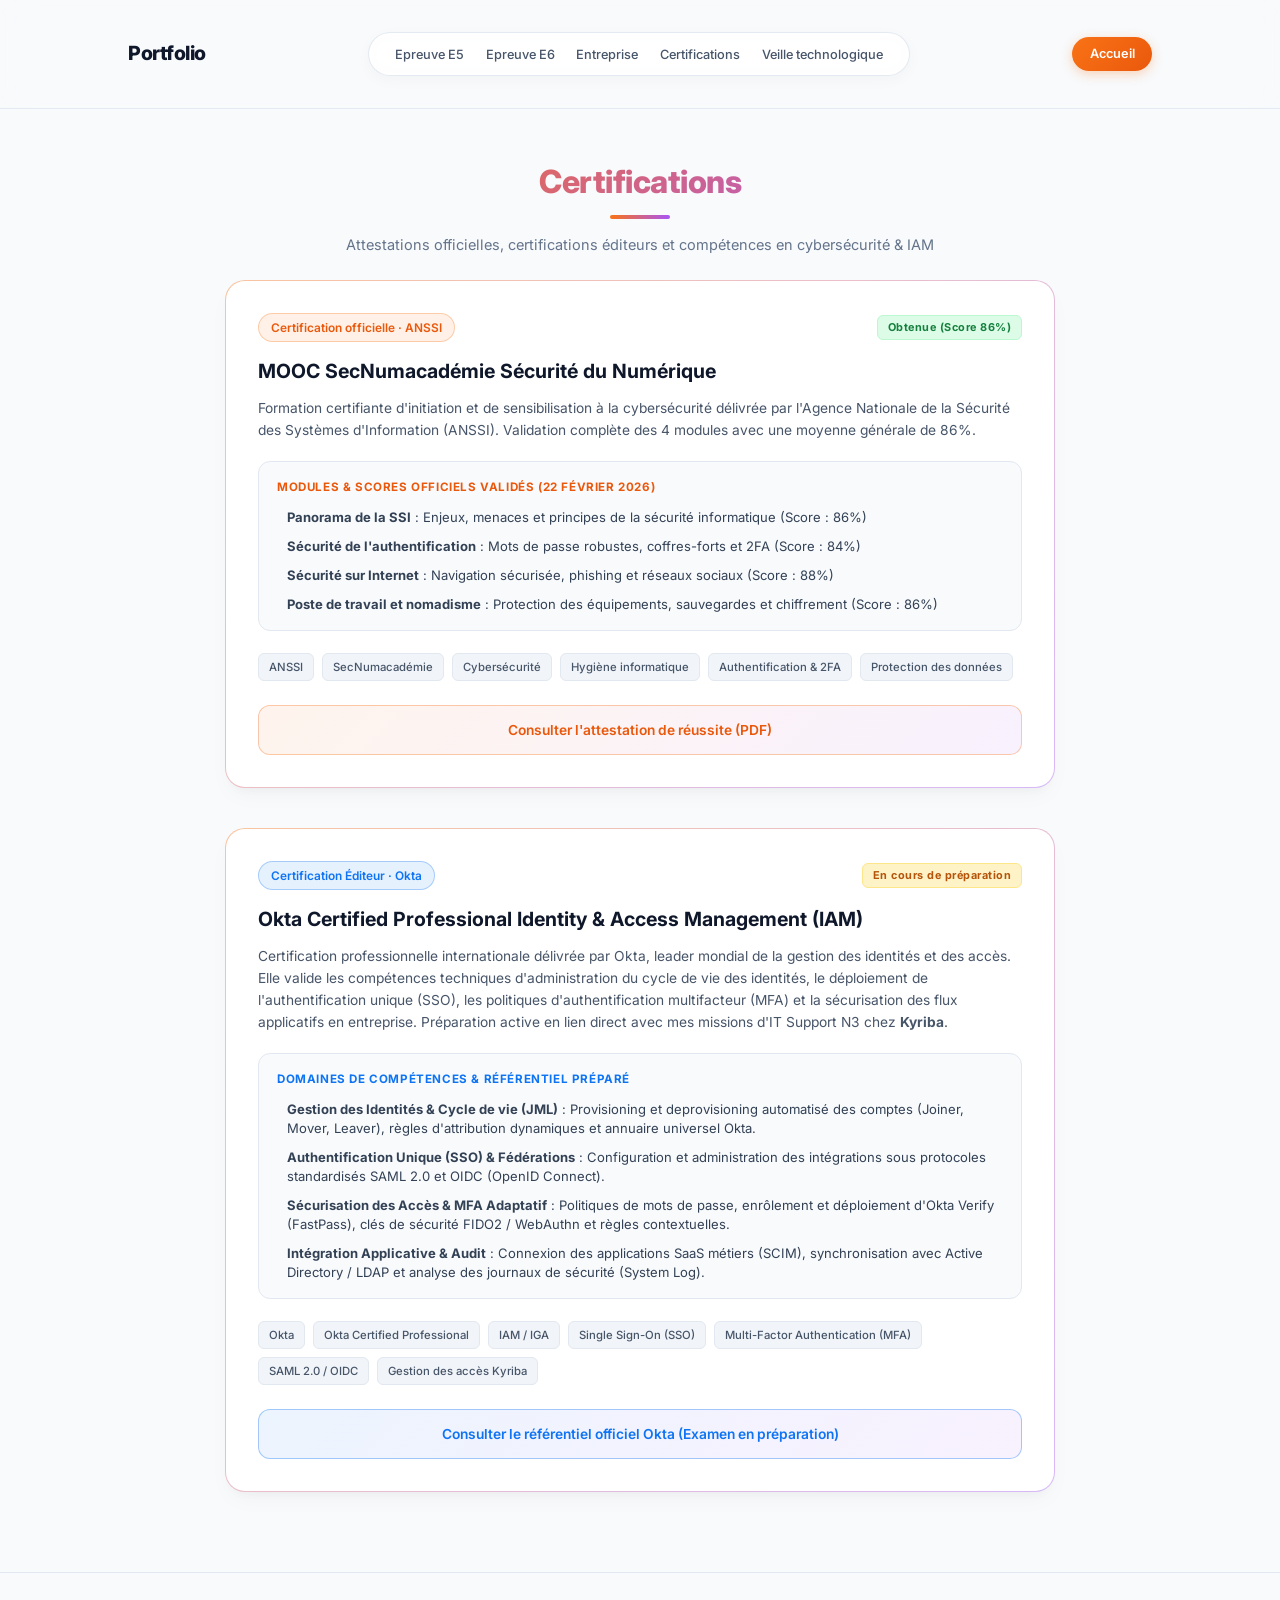
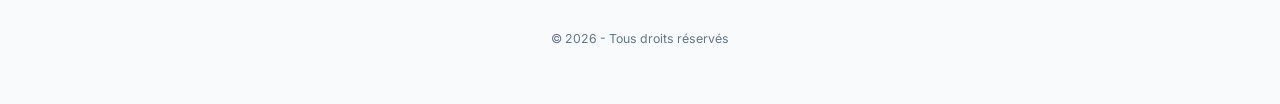
<file: certifications.html>
﻿<!DOCTYPE html>
<html lang="fr">

<head>
 <meta charset="UTF-8">
 <meta name="viewport" content="width=device-width, initial-scale=1.0">
 <title>Certifications - Portfolio</title>
 <link rel="stylesheet" href="css/style.css?v=light-2026">
 <style>
 html, body {
 background-color: #f8fafc !important;
 background: #f8fafc !important;
 color: #0f172a !important;
 }

 .cert-container {
 max-width: 860px;
 margin: 0 auto;
 padding: 0 15px;
 }

 /* Project UI Card */
 .project-ui-card {
 background: linear-gradient(#ffffff, #ffffff) padding-box,
 linear-gradient(135deg, rgba(249, 115, 22, 0.4), rgba(168, 85, 247, 0.4)) border-box;
 border: 1px solid transparent;
 border-radius: 20px;
 padding: 32px;
 display: flex;
 flex-direction: column;
 justify-content: space-between;
 text-align: left;
 position: relative;
 transition: all 0.35s cubic-bezier(0.16, 1, 0.3, 1);
 box-shadow: 0 10px 25px -5px rgba(0, 0, 0, 0.04), 0 8px 10px -6px rgba(0, 0, 0, 0.03);
 margin: 0 auto 40px;
 }

 .project-ui-card:hover {
 transform: translateY(-6px);
 box-shadow: 0 20px 35px -5px rgba(249, 115, 22, 0.15), 0 10px 20px -5px rgba(168, 85, 247, 0.15);
 background: linear-gradient(#ffffff, #ffffff) padding-box,
 linear-gradient(135deg, #f97316, #a855f7) border-box;
 }

 .project-badge-row {
 display: flex;
 justify-content: space-between;
 align-items: center;
 margin-bottom: 16px;
 gap: 10px;
 }

 .badge-cadre {
 display: inline-flex;
 align-items: center;
 gap: 6px;
 font-size: 0.82rem;
 font-weight: 600;
 padding: 4px 12px;
 border-radius: 20px;
 }

 .badge-cadre.anssi {
 background: rgba(249, 115, 22, 0.1);
 color: #ea580c;
 border: 1px solid rgba(249, 115, 22, 0.3);
 }

 .badge-cadre.okta {
 background: rgba(14, 116, 244, 0.1);
 color: #0e74f4;
 border: 1px solid rgba(14, 116, 244, 0.3);
 }

 .badge-status-progress {
 background: #fef3c7;
 color: #b45309;
 border: 1px solid #fde68a;
 font-size: 0.75rem;
 font-weight: 700;
 padding: 3px 10px;
 border-radius: 6px;
 letter-spacing: 0.5px;
 display: inline-flex;
 align-items: center;
 gap: 5px;
 }

 .badge-status-validated {
 background: #dcfce7;
 color: #15803d;
 border: 1px solid #bbf7d0;
 font-size: 0.75rem;
 font-weight: 700;
 padding: 3px 10px;
 border-radius: 6px;
 letter-spacing: 0.5px;
 display: inline-flex;
 align-items: center;
 gap: 5px;
 }

 .btn-view-fiche.btn-okta {
 color: #0e74f4;
 border-color: rgba(14, 116, 244, 0.35);
 background: linear-gradient(135deg, rgba(14, 116, 244, 0.08), rgba(168, 85, 247, 0.08));
 }

 .btn-view-fiche.btn-okta:hover {
 background: linear-gradient(135deg, #0e74f4, #a855f7);
 border-color: transparent;
 color: #fff;
 box-shadow: 0 6px 20px rgba(14, 116, 244, 0.28);
 }

 .badge-option {
 background: #f1f5f9;
 color: #475569;
 border: 1px solid #cbd5e1;
 font-size: 0.75rem;
 font-weight: 700;
 padding: 3px 10px;
 border-radius: 6px;
 letter-spacing: 0.5px;
 }

 .project-title {
 font-size: 1.35rem;
 color: #0f172a;
 margin: 0 0 12px 0;
 font-weight: 700;
 display: flex;
 align-items: center;
 gap: 10px;
 line-height: 1.35;
 }

 .project-summary {
 color: #475569;
 font-size: 0.95rem;
 line-height: 1.6;
 margin: 0 0 20px 0;
 }

 /* Compétences Section inside card */
 .project-competencies {
 background: #f8fafc;
 border: 1px solid #e2e8f0;
 border-radius: 12px;
 padding: 16px 18px;
 margin-bottom: 22px;
 }

 .project-competencies-label {
 font-size: 0.8rem;
 text-transform: uppercase;
 letter-spacing: 0.6px;
 color: #ea580c;
 font-weight: 700;
 margin-bottom: 12px;
 display: flex;
 align-items: center;
 gap: 6px;
 }

 .competency-list {
 list-style: none;
 padding: 0;
 margin: 0;
 display: flex;
 flex-direction: column;
 gap: 10px;
 }

 .competency-list li {
 color: #334155;
 font-size: 0.9rem;
 display: flex;
 align-items: flex-start;
 gap: 10px;
 line-height: 1.45;
 }

 .competency-list li .check-icon {
 color: #059669;
 font-weight: 800;
 font-size: 0.95rem;
 flex-shrink: 0;
 margin-top: 1px;
 }

 /* Tech Tags */
 .project-tags {
 display: flex;
 flex-wrap: wrap;
 gap: 8px;
 margin-bottom: 24px;
 }

 .project-tag {
 background: #f1f5f9;
 border: 1px solid #e2e8f0;
 color: #475569;
 font-size: 0.78rem;
 font-weight: 500;
 padding: 4px 10px;
 border-radius: 6px;
 transition: all 0.2s ease;
 }

 .project-ui-card:hover .project-tag {
 border-color: rgba(168, 85, 247, 0.35);
 color: #1e293b;
 }

 /* Action button */
 .project-card-cta {
 margin-top: auto;
 }

 .btn-view-fiche {
 display: inline-flex;
 align-items: center;
 justify-content: center;
 gap: 10px;
 width: 100%;
 padding: 13px 20px;
 background: linear-gradient(135deg, rgba(249, 115, 22, 0.08), rgba(168, 85, 247, 0.08));
 border: 1px solid rgba(249, 115, 22, 0.35);
 color: #ea580c;
 font-weight: 600;
 font-size: 0.95rem;
 border-radius: 12px;
 text-decoration: none;
 transition: all 0.3s ease;
 }

 .btn-view-fiche:hover {
 background: linear-gradient(135deg, #f97316, #a855f7);
 border-color: transparent;
 color: #fff;
 transform: translateY(-2px);
 box-shadow: 0 6px 20px rgba(249, 115, 22, 0.28);
 }

 @media (max-width: 768px) {
 .project-ui-card {
 padding: 22px 18px;
 }
 }
 </style>
</head>

<body>

 <header>
 <nav>
 <div class="logo"><a href="index.html" style="color: inherit; text-decoration: none;">Portfolio</a></div>
 <ul class="menu">
 <li><a href="epreuve-e5.html">Epreuve E5</a></li>
 <li><a href="epreuve-e6.html">Epreuve E6</a></li>
            <li><a href="entreprise.html">Entreprise</a></li>
 <li><a href="certifications.html">Certifications</a></li>
 <li><a href="veille-technologique.html">Veille technologique</a></li>
 </ul>
        <a href="index.html" class="btn-nav-accueil">Accueil</a>
        </nav>
 </header>

 <main>
 <section class="skills-section">
 <div class="cert-container">
 <h2 class="section-title">Certifications</h2>
 <div class="underline-gradient"></div>
 <p class="section-subtitle">Attestations officielles, certifications éditeurs et compétences en cybersécurité &amp; IAM</p>

 <!-- CARD UNIQUE DU MOOC SECNUMACADEMIE (VALIDÉE) -->
 <div class="project-ui-card">
 <div>
 <div class="project-badge-row">
 <span class="badge-cadre anssi">Certification officielle · ANSSI</span>
 <span class="badge-status-validated"> Obtenue (Score 86%)</span>
 </div>
 <h3 class="project-title">
 MOOC SecNumacadémie Sécurité du Numérique
 </h3>
 <p class="project-summary">
 Formation certifiante d'initiation et de sensibilisation à la cybersécurité délivrée par l'Agence Nationale de la Sécurité des Systèmes d'Information (ANSSI). Validation complète des 4 modules avec une moyenne générale de 86%.
 </p>

 <div class="project-competencies">
 <div class="project-competencies-label">
 Modules &amp; Scores officiels validés (22 Février 2026)
 </div>
 <ul class="competency-list">
 <li>
 <span class="check-icon"></span>
 <span><strong>Panorama de la SSI</strong> : Enjeux, menaces et principes de la sécurité informatique (Score : 86%)</span>
 </li>
 <li>
 <span class="check-icon"></span>
 <span><strong>Sécurité de l'authentification</strong> : Mots de passe robustes, coffres-forts et 2FA (Score : 84%)</span>
 </li>
 <li>
 <span class="check-icon"></span>
 <span><strong>Sécurité sur Internet</strong> : Navigation sécurisée, phishing et réseaux sociaux (Score : 88%)</span>
 </li>
 <li>
 <span class="check-icon"></span>
 <span><strong>Poste de travail et nomadisme</strong> : Protection des équipements, sauvegardes et chiffrement (Score : 86%)</span>
 </li>
 </ul>
 </div>

 <div class="project-tags">
 <span class="project-tag">ANSSI</span>
 <span class="project-tag">SecNumacadémie</span>
 <span class="project-tag">Cybersécurité</span>
 <span class="project-tag">Hygiène informatique</span>
 <span class="project-tag">Authentification &amp; 2FA</span>
 <span class="project-tag">Protection des données</span>
 </div>
 </div>

 <div class="project-card-cta">
 <a href="documentation/MOOC Secnum.pdf" target="_blank" class="btn-view-fiche">
 Consulter l'attestation de réussite (PDF) 
 </a>
 </div>
 </div>

 <!-- CARD OKTA CERTIFIED PROFESSIONAL (EN COURS) -->
 <div class="project-ui-card">
 <div>
 <div class="project-badge-row">
 <span class="badge-cadre okta">Certification Éditeur · Okta</span>
 <span class="badge-status-progress"> En cours de préparation</span>
 </div>
 <h3 class="project-title">
 Okta Certified Professional Identity &amp; Access Management (IAM)
 </h3>
 <p class="project-summary">
 Certification professionnelle internationale délivrée par Okta, leader mondial de la gestion des identités et des accès. Elle valide les compétences techniques d'administration du cycle de vie des identités, le déploiement de l'authentification unique (SSO), les politiques d'authentification multifacteur (MFA) et la sécurisation des flux applicatifs en entreprise. Préparation active en lien direct avec mes missions d'IT Support N3 chez <strong>Kyriba</strong>.
 </p>

 <div class="project-competencies">
 <div class="project-competencies-label" style="color: #0e74f4;">
 Domaines de compétences &amp; Référentiel préparé
 </div>
 <ul class="competency-list">
 <li>
 <span class="check-icon" style="color: #0e74f4;"></span>
 <span><strong>Gestion des Identités &amp; Cycle de vie (JML)</strong> : Provisioning et deprovisioning automatisé des comptes (Joiner, Mover, Leaver), règles d'attribution dynamiques et annuaire universel Okta.</span>
 </li>
 <li>
 <span class="check-icon" style="color: #0e74f4;"></span>
 <span><strong>Authentification Unique (SSO) &amp; Fédérations</strong> : Configuration et administration des intégrations sous protocoles standardisés SAML 2.0 et OIDC (OpenID Connect).</span>
 </li>
 <li>
 <span class="check-icon" style="color: #0e74f4;"></span>
 <span><strong>Sécurisation des Accès &amp; MFA Adaptatif</strong> : Politiques de mots de passe, enrôlement et déploiement d'Okta Verify (FastPass), clés de sécurité FIDO2 / WebAuthn et règles contextuelles.</span>
 </li>
 <li>
 <span class="check-icon" style="color: #0e74f4;"></span>
 <span><strong>Intégration Applicative &amp; Audit</strong> : Connexion des applications SaaS métiers (SCIM), synchronisation avec Active Directory / LDAP et analyse des journaux de sécurité (System Log).</span>
 </li>
 </ul>
 </div>

 <div class="project-tags">
 <span class="project-tag">Okta</span>
 <span class="project-tag">Okta Certified Professional</span>
 <span class="project-tag">IAM / IGA</span>
 <span class="project-tag">Single Sign-On (SSO)</span>
 <span class="project-tag">Multi-Factor Authentication (MFA)</span>
 <span class="project-tag">SAML 2.0 / OIDC</span>
 <span class="project-tag">Gestion des accès Kyriba</span>
 </div>
 </div>

 <div class="project-card-cta">
 <a href="https://www.okta.com/services/certification/" target="_blank" rel="noopener" class="btn-view-fiche btn-okta">
 Consulter le référentiel officiel Okta (Examen en préparation) 
 </a>
 </div>
 </div>

 </div>
 </section>
 </main>

 <footer>
 <p>&copy; 2026 - Tous droits réservés</p>
 </footer>

</body>

</html>
</file>
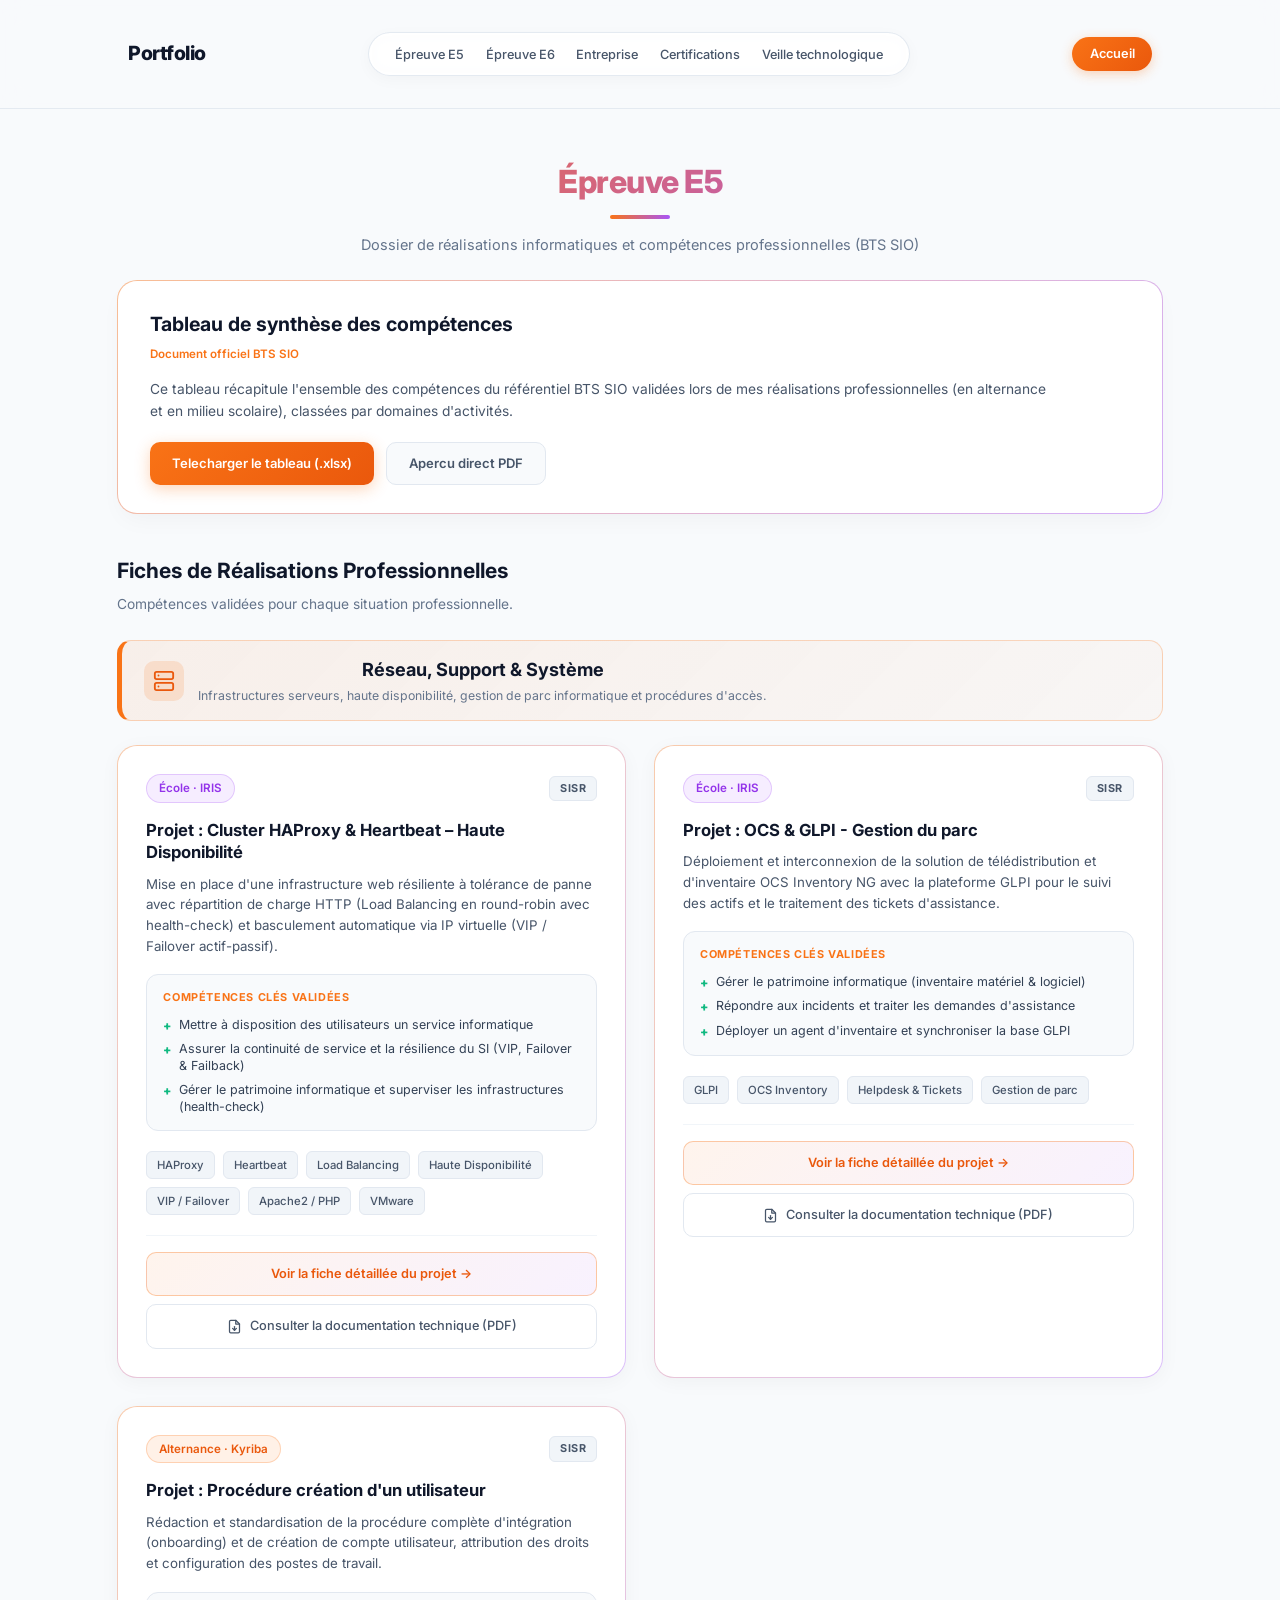
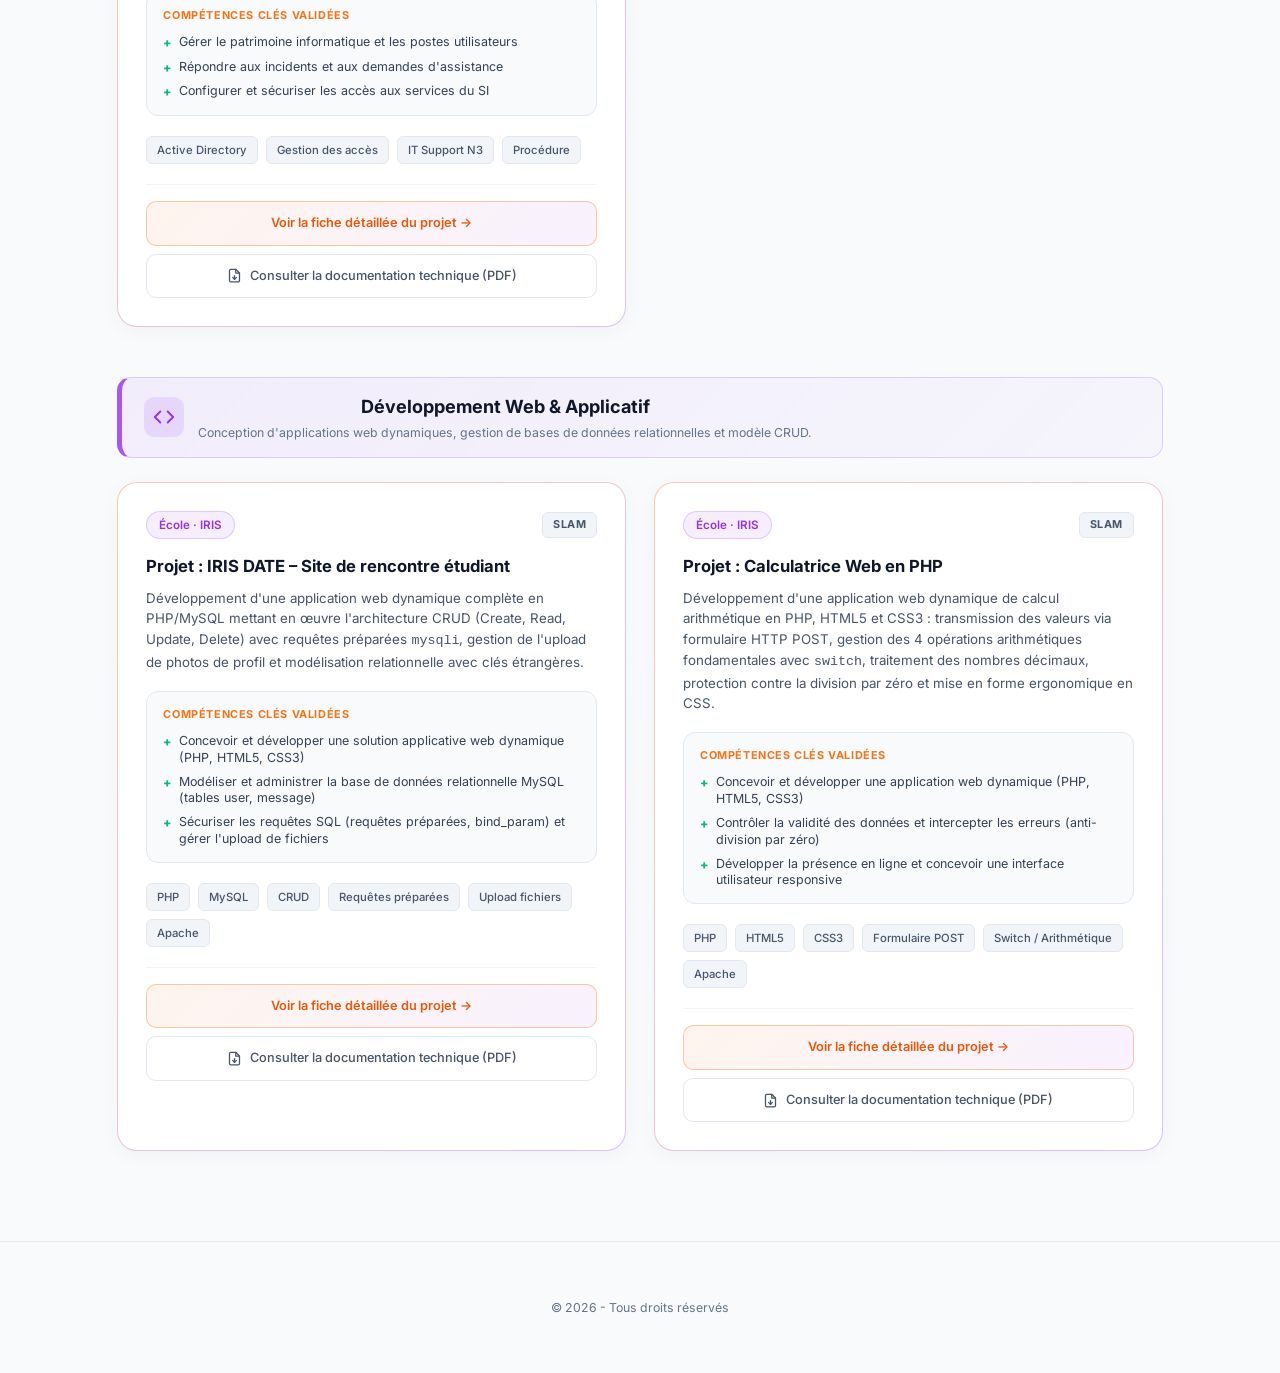
<file: epreuve-e5.html>
<!DOCTYPE html>
<html lang="fr">

<head>
  <meta charset="UTF-8">
  <meta name="viewport" content="width=device-width, initial-scale=1.0">
  <title>Epreuve E5 - Portfolio</title>
  <link rel="stylesheet" href="css/style.css">
  <style>
    .e5-container {
      max-width: 1200px;
      margin: 0 auto;
      padding: 0 15px;
    }

    /* Synthese Banner */
    .synthesis-card {
      background: linear-gradient(#ffffff, #ffffff) padding-box,
        linear-gradient(135deg, rgba(249, 115, 22, 0.45), rgba(168, 85, 247, 0.45)) border-box;
      border: 1px solid transparent;
      border-radius: 20px;
      padding: 28px 32px;
      margin-bottom: 40px;
      position: relative;
      box-shadow: 0 10px 25px -5px rgba(0, 0, 0, 0.04);
      text-align: left;
    }

    .synthesis-card:hover {
      box-shadow: 0 18px 35px -5px rgba(249, 115, 22, 0.1), 0 8px 20px -5px rgba(168, 85, 247, 0.1);
      background: linear-gradient(#ffffff, #ffffff) padding-box,
        linear-gradient(135deg, #f97316, #a855f7) border-box;
    }

    .synthesis-header {
      display: flex;
      align-items: center;
      justify-content: space-between;
      flex-wrap: wrap;
      gap: 16px;
      margin-bottom: 14px;
    }

    .synthesis-title-box {
      display: flex;
      align-items: center;
      gap: 14px;
    }

    .synthesis-title-box h3 {
      margin: 0;
      font-size: 1.35rem;
      color: #0f172a;
      font-weight: 700;
    }

    .synthesis-desc {
      color: #475569;
      font-size: 0.95rem;
      line-height: 1.6;
      margin: 0 0 20px 0;
      max-width: 900px;
    }

    .synthesis-actions {
      display: flex;
      flex-wrap: wrap;
      gap: 12px;
    }

    .btn-synthesis-primary {
      display: inline-flex;
      align-items: center;
      gap: 10px;
      padding: 10px 22px;
      background: linear-gradient(135deg, #f97316, #ea580c);
      color: #fff;
      font-weight: 600;
      font-size: 0.9rem;
      border-radius: 10px;
      text-decoration: none;
      transition: all 0.3s ease;
      box-shadow: 0 4px 15px rgba(249, 115, 22, 0.3);
    }

    .btn-synthesis-primary:hover {
      transform: translateY(-2px);
      box-shadow: 0 8px 22px rgba(249, 115, 22, 0.45);
      color: #fff;
    }

    .btn-synthesis-secondary {
      display: inline-flex;
      align-items: center;
      gap: 10px;
      padding: 10px 22px;
      background: #f8fafc;
      border: 1px solid #e2e8f0;
      color: #475569;
      font-weight: 600;
      font-size: 0.9rem;
      border-radius: 10px;
      text-decoration: none;
      transition: all 0.3s ease;
    }

    .btn-synthesis-secondary:hover {
      background: rgba(168, 85, 247, 0.08);
      border-color: rgba(168, 85, 247, 0.4);
      color: #9333ea;
      transform: translateY(-2px);
    }

    /* Projects Section */
    .projects-heading {
      text-align: left;
      margin-bottom: 25px;
    }

    .projects-heading h3 {
      font-size: 1.45rem;
      color: #0f172a;
      margin: 0 0 6px 0;
    }

    .projects-heading p {
      color: #64748b;
      margin: 0;
      font-size: 0.95rem;
    }

    /* Project Cards Grid */
    .project-cards-grid {
      display: grid;
      grid-template-columns: repeat(auto-fit, minmax(360px, 1fr));
      gap: 28px;
      margin-bottom: 40px;
    }

    .project-ui-card {
      background: linear-gradient(#ffffff, #ffffff) padding-box,
        linear-gradient(135deg, rgba(249, 115, 22, 0.35), rgba(168, 85, 247, 0.35)) border-box;
      border: 1px solid transparent;
      border-radius: 20px;
      padding: 28px;
      display: flex;
      flex-direction: column;
      text-align: left;
      position: relative;
      transition: all 0.35s cubic-bezier(0.16, 1, 0.3, 1);
      box-shadow: 0 4px 20px rgba(0, 0, 0, 0.04);
    }

    .project-ui-card:hover {
      transform: translateY(-6px);
      box-shadow: 0 18px 35px rgba(249, 115, 22, 0.1), 0 0 25px rgba(168, 85, 247, 0.08);
      background: linear-gradient(#ffffff, #ffffff) padding-box,
        linear-gradient(135deg, #f97316, #a855f7) border-box;
    }

    .project-badge-row {
      display: flex;
      justify-content: space-between;
      align-items: center;
      margin-bottom: 16px;
      gap: 10px;
    }

    .badge-cadre {
      display: inline-flex;
      align-items: center;
      gap: 6px;
      font-size: 0.8rem;
      font-weight: 600;
      padding: 4px 12px;
      border-radius: 20px;
    }

    .badge-cadre.enterprise {
      background: rgba(249, 115, 22, 0.1);
      color: #ea580c;
      border: 1px solid rgba(249, 115, 22, 0.25);
    }

    .badge-cadre.school {
      background: rgba(168, 85, 247, 0.1);
      color: #9333ea;
      border: 1px solid rgba(168, 85, 247, 0.25);
    }

    .badge-option {
      background: #f1f5f9;
      color: #475569;
      border: 1px solid #e2e8f0;
      font-size: 0.75rem;
      font-weight: 700;
      padding: 3px 10px;
      border-radius: 6px;
      letter-spacing: 0.5px;
    }

    .project-title {
      font-size: 1.15rem;
      color: #0f172a;
      margin: 0 0 10px 0;
      font-weight: 700;
      line-height: 1.35;
    }

    .project-summary {
      color: #475569;
      font-size: 0.92rem;
      line-height: 1.55;
      margin: 0 0 18px 0;
    }

    /* Competences */
    .project-competencies {
      background: #f8fafc;
      border: 1px solid #e2e8f0;
      border-radius: 12px;
      padding: 14px 16px;
      margin-bottom: 20px;
    }

    .project-competencies-label {
      font-size: 0.75rem;
      text-transform: uppercase;
      letter-spacing: 0.6px;
      color: #f97316;
      font-weight: 700;
      margin-bottom: 10px;
    }

    .competency-list {
      list-style: none;
      padding: 0;
      margin: 0;
      display: flex;
      flex-direction: column;
      gap: 7px;
    }

    .competency-list li {
      color: #334155;
      font-size: 0.86rem;
      display: flex;
      align-items: flex-start;
      gap: 8px;
      line-height: 1.35;
    }

    .competency-list li .check-icon {
      color: #10b981;
      font-weight: 800;
      font-size: 0.85rem;
      flex-shrink: 0;
      margin-top: 1px;
    }

    /* Tags */
    .project-tags {
      display: flex;
      flex-wrap: wrap;
      gap: 8px;
      margin-bottom: 0;
    }

    .project-tag {
      background: #f1f5f9;
      border: 1px solid #e2e8f0;
      color: #475569;
      font-size: 0.78rem;
      font-weight: 500;
      padding: 4px 10px;
      border-radius: 6px;
      transition: all 0.2s ease;
    }

    .project-ui-card:hover .project-tag {
      border-color: rgba(168, 85, 247, 0.3);
      color: #7c3aed;
    }

    /* CTA Bouton documentation */
    .project-card-cta {
      margin-top: 20px;
      padding-top: 16px;
      border-top: 1px solid #f1f5f9;
    }

    .btn-doc-download {
      display: inline-flex;
      align-items: center;
      justify-content: center;
      gap: 8px;
      width: 100%;
      padding: 11px 18px;
      background: linear-gradient(135deg, rgba(249, 115, 22, 0.08), rgba(168, 85, 247, 0.08));
      border: 1px solid rgba(249, 115, 22, 0.35);
      color: #ea580c;
      font-weight: 600;
      font-size: 0.88rem;
      border-radius: 10px;
      text-decoration: none;
      transition: all 0.3s ease;
    }

    .btn-doc-download:hover {
      background: linear-gradient(135deg, #f97316, #a855f7);
      border-color: transparent;
      color: #ffffff;
      transform: translateY(-2px);
      box-shadow: 0 6px 20px rgba(249, 115, 22, 0.3);
    }

    /* Section Category Header */
    .e5-category-section {
      margin-bottom: 50px;
    }

    .category-header-banner {
      display: flex;
      align-items: center;
      gap: 14px;
      padding: 14px 22px;
      border-radius: 14px;
      margin-bottom: 24px;
    }

    .category-header-banner.sys-reseau {
      background: linear-gradient(135deg, rgba(249, 115, 22, 0.08), rgba(249, 115, 22, 0.03));
      border: 1px solid rgba(249, 115, 22, 0.25);
      border-left: 5px solid #f97316;
    }

    .category-header-banner.dev-app {
      background: linear-gradient(135deg, rgba(168, 85, 247, 0.08), rgba(168, 85, 247, 0.03));
      border: 1px solid rgba(168, 85, 247, 0.25);
      border-left: 5px solid #a855f7;
    }

    .category-icon {
      width: 40px;
      height: 40px;
      border-radius: 10px;
      display: flex;
      align-items: center;
      justify-content: center;
      flex-shrink: 0;
    }

    .category-header-banner.sys-reseau .category-icon {
      background: rgba(249, 115, 22, 0.15);
      color: #ea580c;
    }

    .category-header-banner.dev-app .category-icon {
      background: rgba(168, 85, 247, 0.15);
      color: #9333ea;
    }

    .category-title-box h3 {
      margin: 0;
      font-size: 1.25rem;
      font-weight: 700;
      color: #0f172a;
    }

    .category-title-box p {
      margin: 2px 0 0;
      font-size: 0.85rem;
      color: #64748b;
    }

    .btn-doc-download.secondary {
      background: #ffffff;
      border: 1px solid #e2e8f0;
      color: #475569;
      font-weight: 500;
    }

    .btn-doc-download.secondary:hover {
      background: #f8fafc;
      border-color: #cbd5e1;
      color: #0f172a;
      transform: translateY(-2px);
      box-shadow: 0 4px 12px rgba(0, 0, 0, 0.05);
    }

    @media (max-width: 768px) {
      .project-cards-grid {
        grid-template-columns: 1fr;
      }
      .synthesis-header {
        flex-direction: column;
        align-items: flex-start;
      }
    }
  </style>
</head>

<body>

  <header>
    <nav>
      <div class="logo"><a href="index.html" style="color: inherit; text-decoration: none;">Portfolio</a></div>
      <ul class="menu">
        <li><a href="epreuve-e5.html">Épreuve E5</a></li>
        <li><a href="epreuve-e6.html">Épreuve E6</a></li>
        <li><a href="entreprise.html">Entreprise</a></li>
        <li><a href="certifications.html">Certifications</a></li>
        <li><a href="veille-technologique.html">Veille technologique</a></li>
      </ul>
      <a href="index.html" class="btn-nav-accueil">Accueil</a>
    </nav>
  </header>

  <main>
    <section class="skills-section">
      <div class="e5-container">
        <h2 class="section-title">Épreuve E5</h2>
        <div class="underline-gradient"></div>
        <p class="section-subtitle">Dossier de réalisations informatiques et compétences professionnelles (BTS SIO)</p>

        <!-- CARTE TABLEAU DE SYNTHESE -->
        <div class="synthesis-card">
          <div class="synthesis-header">
            <div class="synthesis-title-box">
              <div>
                <h3>Tableau de synthèse des compétences</h3>
                <span style="font-size: 0.8rem; color: #f97316; font-weight: 600;">Document officiel BTS SIO</span>
              </div>
            </div>
          </div>
          <p class="synthesis-desc">
            Ce tableau récapitule l'ensemble des compétences du référentiel BTS SIO validées lors de mes
            réalisations professionnelles (en alternance et en milieu scolaire), classées par domaines d'activités.
          </p>
          <div class="synthesis-actions">
            <a href="documentation/Tableau%20de%20synth%C3%A8se%20E5.xlsx" target="_blank" class="btn-synthesis-primary">
              Telecharger le tableau (.xlsx)
            </a>
            <a href="documentation/Tableau%20de%20synth%C3%A8se.pdf" target="_blank" class="btn-synthesis-secondary">
              Apercu direct PDF
            </a>
          </div>
        </div>

        <!-- REALISATIONS PROFESSIONNELLES -->
        <div class="projects-heading">
          <h3>Fiches de Réalisations Professionnelles</h3>
          <p>Compétences validées pour chaque situation professionnelle.</p>
        </div>

        <!-- PARTIE 1 : RÉSEAU, SUPPORT & SYSTÈME -->
        <div class="e5-category-section">
          <div class="category-header-banner sys-reseau">
            <div class="category-icon">
              <svg width="22" height="22" viewBox="0 0 24 24" fill="none" stroke="currentColor" stroke-width="2" stroke-linecap="round" stroke-linejoin="round"><rect x="2" y="2" width="20" height="8" rx="2" ry="2"></rect><rect x="2" y="14" width="20" height="8" rx="2" ry="2"></rect><line x1="6" y1="6" x2="6.01" y2="6"></line><line x1="6" y1="18" x2="6.01" y2="18"></line></svg>
            </div>
            <div class="category-title-box">
              <h3>Réseau, Support &amp; Système</h3>
              <p>Infrastructures serveurs, haute disponibilité, gestion de parc informatique et procédures d'accès.</p>
            </div>
          </div>

          <div class="project-cards-grid">

            <!-- PROJET : HAPROXY & HEARTBEAT -->
            <div class="project-ui-card">
              <div class="project-badge-row">
                <span class="badge-cadre school">École · IRIS</span>
                <span class="badge-option">SISR</span>
              </div>
              <h4 class="project-title">Projet : Cluster HAProxy &amp; Heartbeat – Haute Disponibilité</h4>
              <p class="project-summary">
                Mise en place d'une infrastructure web résiliente à tolérance de panne avec répartition de charge HTTP (Load Balancing en round-robin avec health-check) et basculement automatique via IP virtuelle (VIP / Failover actif-passif).
              </p>
              <div class="project-competencies">
                <div class="project-competencies-label">Compétences clés validées</div>
                <ul class="competency-list">
                  <li><span class="check-icon">+</span> Mettre à disposition des utilisateurs un service informatique</li>
                  <li><span class="check-icon">+</span> Assurer la continuité de service et la résilience du SI (VIP, Failover &amp; Failback)</li>
                  <li><span class="check-icon">+</span> Gérer le patrimoine informatique et superviser les infrastructures (health-check)</li>
                </ul>
              </div>
              <div class="project-tags">
                <span class="project-tag">HAProxy</span>
                <span class="project-tag">Heartbeat</span>
                <span class="project-tag">Load Balancing</span>
                <span class="project-tag">Haute Disponibilité</span>
                <span class="project-tag">VIP / Failover</span>
                <span class="project-tag">Apache2 / PHP</span>
                <span class="project-tag">VMware</span>
              </div>
              <div class="project-card-cta" style="display: flex; flex-direction: column; gap: 8px;">
                <a href="projet-haproxy-cluster.html" class="btn-doc-download">
                  Voir la fiche détaillée du projet &rarr;
                </a>
                <a href="documentation/ProjetHAProxyHeartbeat.pdf" target="_blank" class="btn-doc-download secondary">
                  <svg width="15" height="15" viewBox="0 0 24 24" fill="none" stroke="currentColor" stroke-width="2" stroke-linecap="round" stroke-linejoin="round"><path d="M14 2H6a2 2 0 0 0-2 2v16a2 2 0 0 0 2 2h12a2 2 0 0 0 2-2V8z"></path><polyline points="14 2 14 8 20 8"></polyline><line x1="12" y1="18" x2="12" y2="12"></line><line x1="9" y1="15" x2="12" y2="18"></line><line x1="15" y1="15" x2="12" y2="18"></line></svg>
                  Consulter la documentation technique (PDF)
                </a>
              </div>
            </div>

            <!-- PROJET : OCS & GLPI -->
            <div class="project-ui-card">
              <div class="project-badge-row">
                <span class="badge-cadre school">École · IRIS</span>
                <span class="badge-option">SISR</span>
              </div>
              <h4 class="project-title">Projet : OCS &amp; GLPI - Gestion du parc</h4>
              <p class="project-summary">
                Déploiement et interconnexion de la solution de télédistribution et d'inventaire OCS
                Inventory NG avec la plateforme GLPI pour le suivi des actifs et le traitement des tickets d'assistance.
              </p>
              <div class="project-competencies">
                <div class="project-competencies-label">Compétences clés validées</div>
                <ul class="competency-list">
                  <li><span class="check-icon">+</span> Gérer le patrimoine informatique (inventaire matériel &amp; logiciel)</li>
                  <li><span class="check-icon">+</span> Répondre aux incidents et traiter les demandes d'assistance</li>
                  <li><span class="check-icon">+</span> Déployer un agent d'inventaire et synchroniser la base GLPI</li>
                </ul>
              </div>
              <div class="project-tags">
                <span class="project-tag">GLPI</span>
                <span class="project-tag">OCS Inventory</span>
                <span class="project-tag">Helpdesk &amp; Tickets</span>
                <span class="project-tag">Gestion de parc</span>
              </div>
              <div class="project-card-cta" style="display: flex; flex-direction: column; gap: 8px;">
                <a href="projet-ocs-glpi.html" class="btn-doc-download">
                  Voir la fiche détaillée du projet &rarr;
                </a>
                <a href="documentation/TPOCSGLPIJulieDurand2.pdf" target="_blank" class="btn-doc-download secondary">
                  <svg width="15" height="15" viewBox="0 0 24 24" fill="none" stroke="currentColor" stroke-width="2" stroke-linecap="round" stroke-linejoin="round"><path d="M14 2H6a2 2 0 0 0-2 2v16a2 2 0 0 0 2 2h12a2 2 0 0 0 2-2V8z"></path><polyline points="14 2 14 8 20 8"></polyline><line x1="12" y1="18" x2="12" y2="12"></line><line x1="9" y1="15" x2="12" y2="18"></line><line x1="15" y1="15" x2="12" y2="18"></line></svg>
                  Consulter la documentation technique (PDF)
                </a>
              </div>
            </div>

            <!-- PROJET : KYRIBA (PROCÉDURE ONBOARDING) -->
            <div class="project-ui-card">
              <div class="project-badge-row">
                <span class="badge-cadre enterprise">Alternance · Kyriba</span>
                <span class="badge-option">SISR</span>
              </div>
              <h4 class="project-title">Projet : Procédure création d'un utilisateur</h4>
              <p class="project-summary">
                Rédaction et standardisation de la procédure complète d'intégration (onboarding) et de
                création de compte utilisateur, attribution des droits et configuration des postes de travail.
              </p>
              <div class="project-competencies">
                <div class="project-competencies-label">Compétences clés validées</div>
                <ul class="competency-list">
                  <li><span class="check-icon">+</span> Gérer le patrimoine informatique et les postes utilisateurs</li>
                  <li><span class="check-icon">+</span> Répondre aux incidents et aux demandes d'assistance</li>
                  <li><span class="check-icon">+</span> Configurer et sécuriser les accès aux services du SI</li>
                </ul>
              </div>
              <div class="project-tags">
                <span class="project-tag">Active Directory</span>
                <span class="project-tag">Gestion des accès</span>
                <span class="project-tag">IT Support N3</span>
                <span class="project-tag">Procédure</span>
              </div>
              <div class="project-card-cta" style="display: flex; flex-direction: column; gap: 8px;">
                <a href="projet-kyriba-utilisateur.html" class="btn-doc-download">
                  Voir la fiche détaillée du projet &rarr;
                </a>
                <a href="documentation/New%20Hire%20Account%20Creation.pdf" target="_blank" class="btn-doc-download secondary">
                  <svg width="15" height="15" viewBox="0 0 24 24" fill="none" stroke="currentColor" stroke-width="2" stroke-linecap="round" stroke-linejoin="round"><path d="M14 2H6a2 2 0 0 0-2 2v16a2 2 0 0 0 2 2h12a2 2 0 0 0 2-2V8z"></path><polyline points="14 2 14 8 20 8"></polyline><line x1="12" y1="18" x2="12" y2="12"></line><line x1="9" y1="15" x2="12" y2="18"></line><line x1="15" y1="15" x2="12" y2="18"></line></svg>
                  Consulter la documentation technique (PDF)
                </a>
              </div>
            </div>

          </div>
        </div>

        <!-- PARTIE 2 : DÉVELOPPEMENT WEB & APPLICATIF -->
        <div class="e5-category-section">
          <div class="category-header-banner dev-app">
            <div class="category-icon">
              <svg width="22" height="22" viewBox="0 0 24 24" fill="none" stroke="currentColor" stroke-width="2" stroke-linecap="round" stroke-linejoin="round"><polyline points="16 18 22 12 16 6"></polyline><polyline points="8 6 2 12 8 18"></polyline></svg>
            </div>
            <div class="category-title-box">
              <h3>Développement Web &amp; Applicatif</h3>
              <p>Conception d'applications web dynamiques, gestion de bases de données relationnelles et modèle CRUD.</p>
            </div>
          </div>

          <div class="project-cards-grid">

            <!-- PROJET : IRIS DATE (PHP / MYSQL) -->
            <div class="project-ui-card">
              <div class="project-badge-row">
                <span class="badge-cadre school">École · IRIS</span>
                <span class="badge-option">SLAM</span>
              </div>
              <h4 class="project-title">Projet : IRIS DATE – Site de rencontre étudiant</h4>
              <p class="project-summary">
                Développement d'une application web dynamique complète en PHP/MySQL mettant en œuvre l'architecture CRUD (Create, Read, Update, Delete) avec requêtes préparées <code>mysqli</code>, gestion de l'upload de photos de profil et modélisation relationnelle avec clés étrangères.
              </p>
              <div class="project-competencies">
                <div class="project-competencies-label">Compétences clés validées</div>
                <ul class="competency-list">
                  <li><span class="check-icon">+</span> Concevoir et développer une solution applicative web dynamique (PHP, HTML5, CSS3)</li>
                  <li><span class="check-icon">+</span> Modéliser et administrer la base de données relationnelle MySQL (tables user, message)</li>
                  <li><span class="check-icon">+</span> Sécuriser les requêtes SQL (requêtes préparées, bind_param) et gérer l'upload de fichiers</li>
                </ul>
              </div>
              <div class="project-tags">
                <span class="project-tag">PHP</span>
                <span class="project-tag">MySQL</span>
                <span class="project-tag">CRUD</span>
                <span class="project-tag">Requêtes préparées</span>
                <span class="project-tag">Upload fichiers</span>
                <span class="project-tag">Apache</span>
              </div>
              <div class="project-card-cta" style="display: flex; flex-direction: column; gap: 8px;">
                <a href="projet-iris-date.html" class="btn-doc-download">
                  Voir la fiche détaillée du projet &rarr;
                </a>
                <a href="documentation/Projet_IRIS_DATE.pdf" target="_blank" class="btn-doc-download secondary">
                  <svg width="15" height="15" viewBox="0 0 24 24" fill="none" stroke="currentColor" stroke-width="2" stroke-linecap="round" stroke-linejoin="round"><path d="M14 2H6a2 2 0 0 0-2 2v16a2 2 0 0 0 2 2h12a2 2 0 0 0 2-2V8z"></path><polyline points="14 2 14 8 20 8"></polyline><line x1="12" y1="18" x2="12" y2="12"></line><line x1="9" y1="15" x2="12" y2="18"></line><line x1="15" y1="15" x2="12" y2="18"></line></svg>
                  Consulter la documentation technique (PDF)
                </a>
              </div>
            </div>

            <!-- PROJET : CALCULATRICE (PHP / HTML / CSS) -->
            <div class="project-ui-card">
              <div class="project-badge-row">
                <span class="badge-cadre school">École · IRIS</span>
                <span class="badge-option">SLAM</span>
              </div>
              <h4 class="project-title">Projet : Calculatrice Web en PHP</h4>
              <p class="project-summary">
                Développement d'une application web dynamique de calcul arithmétique en PHP, HTML5 et CSS3 : transmission des valeurs via formulaire HTTP POST, gestion des 4 opérations arithmétiques fondamentales avec <code>switch</code>, traitement des nombres décimaux, protection contre la division par zéro et mise en forme ergonomique en CSS.
              </p>
              <div class="project-competencies">
                <div class="project-competencies-label">Compétences clés validées</div>
                <ul class="competency-list">
                  <li><span class="check-icon">+</span> Concevoir et développer une application web dynamique (PHP, HTML5, CSS3)</li>
                  <li><span class="check-icon">+</span> Contrôler la validité des données et intercepter les erreurs (anti-division par zéro)</li>
                  <li><span class="check-icon">+</span> Développer la présence en ligne et concevoir une interface utilisateur responsive</li>
                </ul>
              </div>
              <div class="project-tags">
                <span class="project-tag">PHP</span>
                <span class="project-tag">HTML5</span>
                <span class="project-tag">CSS3</span>
                <span class="project-tag">Formulaire POST</span>
                <span class="project-tag">Switch / Arithmétique</span>
                <span class="project-tag">Apache</span>
              </div>
              <div class="project-card-cta" style="display: flex; flex-direction: column; gap: 8px;">
                <a href="projet-calculatrice.html" class="btn-doc-download">
                  Voir la fiche détaillée du projet &rarr;
                </a>
                <a href="documentation/Projet_Calculatrice.pdf" target="_blank" class="btn-doc-download secondary">
                  <svg width="15" height="15" viewBox="0 0 24 24" fill="none" stroke="currentColor" stroke-width="2" stroke-linecap="round" stroke-linejoin="round"><path d="M14 2H6a2 2 0 0 0-2 2v16a2 2 0 0 0 2 2h12a2 2 0 0 0 2-2V8z"></path><polyline points="14 2 14 8 20 8"></polyline><line x1="12" y1="18" x2="12" y2="12"></line><line x1="9" y1="15" x2="12" y2="18"></line><line x1="15" y1="15" x2="12" y2="18"></line></svg>
                  Consulter la documentation technique (PDF)
                </a>
              </div>
            </div>

          </div>
        </div>

      </div>
    </section>
  </main>

  <footer>
    <p>&copy; 2026 - Tous droits réservés</p>
  </footer>

</body>

</html>
</file>
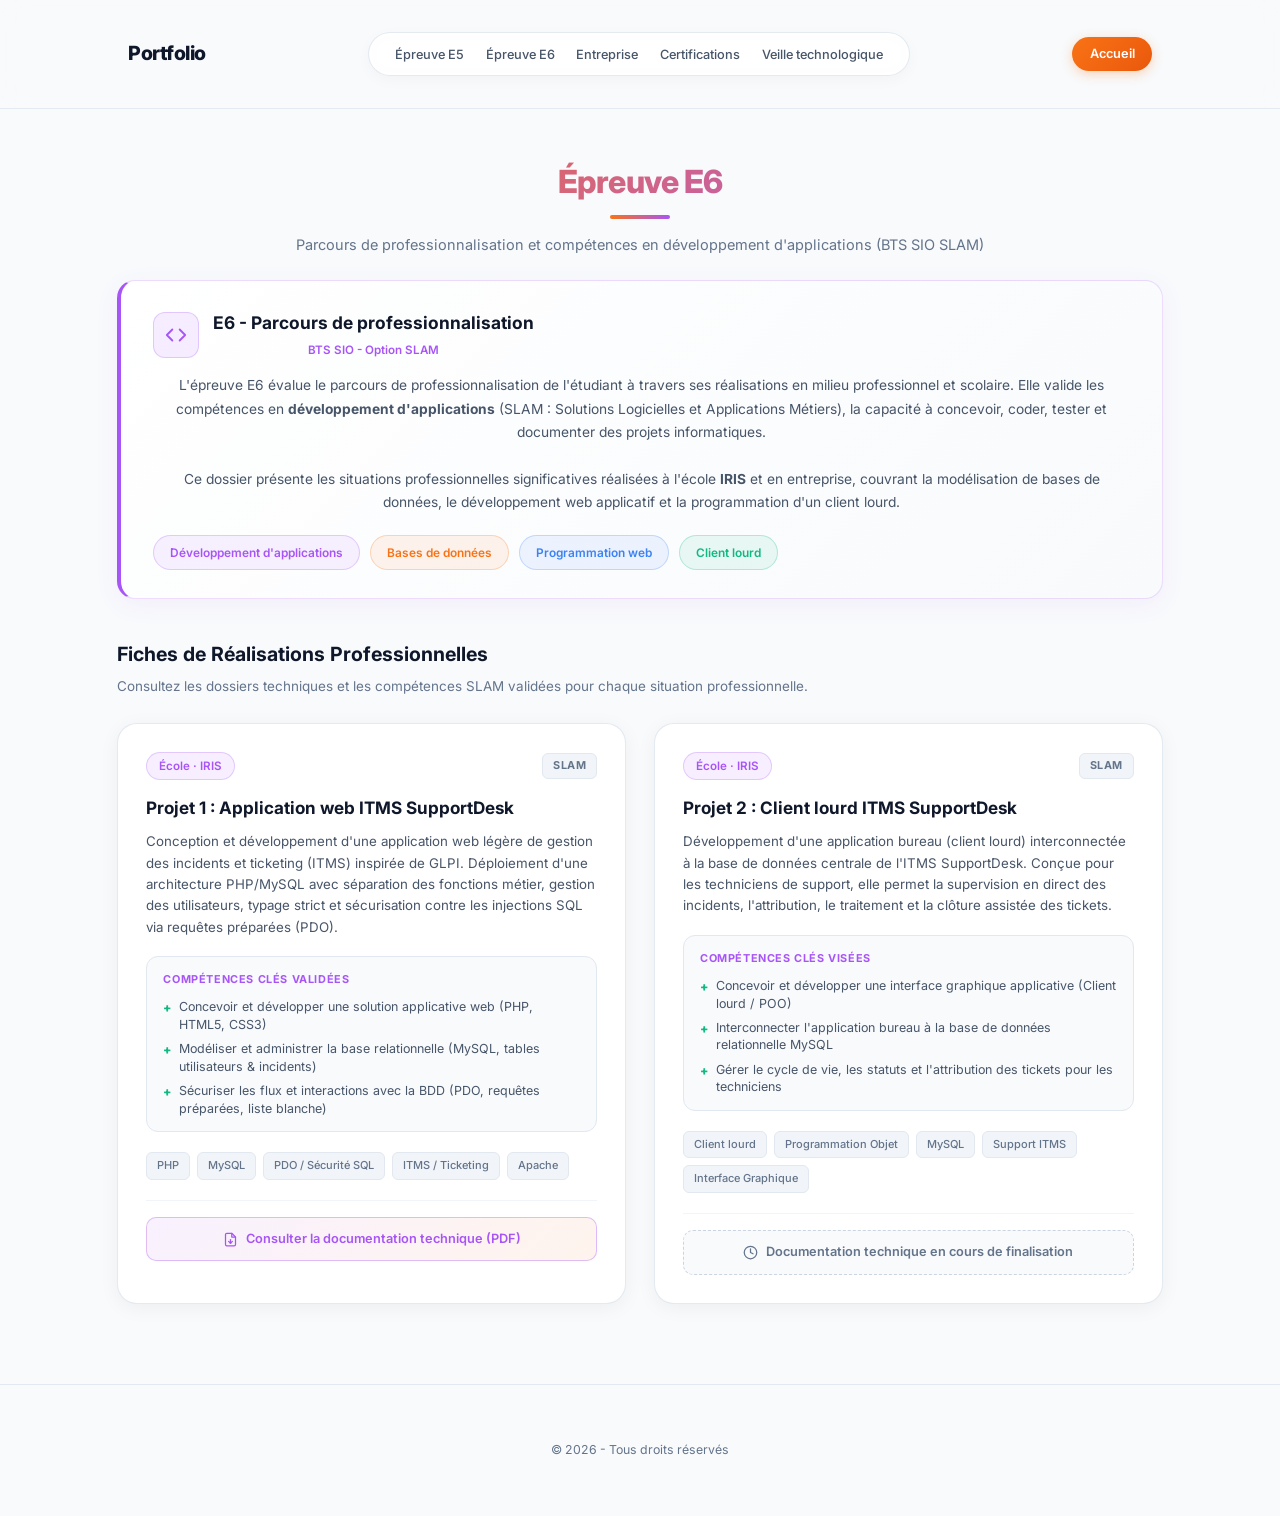
<file: epreuve-e6.html>
<!DOCTYPE html>
<html lang="fr">
<head>
    <meta charset="UTF-8">
    <meta name="viewport" content="width=device-width, initial-scale=1.0">
    <title>Épreuve E6 - Portfolio BTS SIO SLAM</title>
    <meta name="description" content="Épreuve E6 BTS SIO SLAM - Parcours de professionnalisation, réalisations et compétences en développement.">
    <link rel="stylesheet" href="css/style.css?v=light-2026">
    <style>
        /* ===== E6 SPECIFIC STYLES ===== */
        .e6-container {
            max-width: 1200px;
            margin: 0 auto;
            padding: 0 15px;
        }

        /* Intro card */
        .e6-intro-card {
            background: linear-gradient(135deg, #fff, #f8fafc);
            border: 1px solid rgba(168, 85, 247, 0.2);
            border-left: 4px solid #a855f7;
            border-radius: 18px;
            padding: 28px 32px;
            margin-bottom: 40px;
            box-shadow: 0 6px 24px rgba(168, 85, 247, 0.07);
        }

        .e6-intro-header {
            display: flex;
            align-items: center;
            gap: 14px;
            margin-bottom: 14px;
        }

        .e6-intro-icon {
            width: 46px;
            height: 46px;
            background: rgba(168, 85, 247, 0.1);
            border: 1px solid rgba(168, 85, 247, 0.25);
            border-radius: 12px;
            display: flex;
            align-items: center;
            justify-content: center;
            font-size: 1.3rem;
            flex-shrink: 0;
        }

        .e6-intro-header h3 {
            margin: 0;
            font-size: 1.2rem;
            font-weight: 700;
            color: var(--text-main);
        }

        .e6-intro-header span {
            font-size: 0.8rem;
            color: #a855f7;
            font-weight: 600;
        }

        .e6-intro-desc {
            color: var(--text-sub);
            font-size: 0.95rem;
            line-height: 1.7;
            margin: 0 0 20px 0;
        }

        /* Domain pills */
        .domain-pills {
            display: flex;
            flex-wrap: wrap;
            gap: 10px;
        }

        .domain-pill {
            display: inline-flex;
            align-items: center;
            gap: 8px;
            padding: 7px 16px;
            border-radius: 50px;
            font-size: 0.82rem;
            font-weight: 600;
        }

        .pill-purple {
            background: rgba(168, 85, 247, 0.08);
            border: 1px solid rgba(168, 85, 247, 0.25);
            color: #a855f7;
        }

        .pill-orange {
            background: rgba(249, 115, 22, 0.08);
            border: 1px solid rgba(249, 115, 22, 0.25);
            color: #f97316;
        }

        .pill-blue {
            background: rgba(59, 130, 246, 0.08);
            border: 1px solid rgba(59, 130, 246, 0.25);
            color: #3b82f6;
        }

        .pill-green {
            background: rgba(16, 185, 129, 0.08);
            border: 1px solid rgba(16, 185, 129, 0.25);
            color: #10b981;
        }

        /* Section heading */
        .projects-heading {
            text-align: left;
            margin-bottom: 25px;
        }

        .projects-heading h3 {
            font-size: 1.35rem;
            color: var(--text-main);
            margin: 0 0 6px 0;
            font-weight: 700;
        }

        .projects-heading p {
            color: var(--text-muted);
            margin: 0;
            font-size: 0.93rem;
        }

        /* Project cards grid */
        .project-cards-grid {
            display: grid;
            grid-template-columns: repeat(auto-fit, minmax(360px, 1fr));
            gap: 28px;
            margin-bottom: 40px;
        }

        .project-ui-card {
            background: #fff;
            border: 1px solid rgba(226, 232, 240, 0.9);
            border-radius: 20px;
            padding: 28px;
            display: flex;
            flex-direction: column;
            text-align: left;
            position: relative;
            transition: all 0.35s cubic-bezier(0.16, 1, 0.3, 1);
            box-shadow: 0 4px 20px rgba(0, 0, 0, 0.05);
        }

        .project-ui-card:hover {
            transform: translateY(-5px);
            box-shadow: 0 16px 40px rgba(168, 85, 247, 0.12);
            border-color: rgba(168, 85, 247, 0.3);
        }

        .project-badge-row {
            display: flex;
            justify-content: space-between;
            align-items: center;
            margin-bottom: 16px;
            gap: 10px;
        }

        .badge-cadre {
            display: inline-flex;
            align-items: center;
            gap: 6px;
            font-size: 0.8rem;
            font-weight: 600;
            padding: 4px 12px;
            border-radius: 20px;
        }

        .badge-cadre.enterprise {
            background: rgba(249, 115, 22, 0.09);
            color: #f97316;
            border: 1px solid rgba(249, 115, 22, 0.25);
        }

        .badge-cadre.school {
            background: rgba(168, 85, 247, 0.09);
            color: #a855f7;
            border: 1px solid rgba(168, 85, 247, 0.25);
        }

        .badge-option {
            background: #f1f5f9;
            color: #64748b;
            border: 1px solid #e2e8f0;
            font-size: 0.75rem;
            font-weight: 700;
            padding: 3px 10px;
            border-radius: 6px;
            letter-spacing: 0.5px;
        }

        .project-title {
            font-size: 1.18rem;
            color: var(--text-main);
            margin: 0 0 12px 0;
            font-weight: 700;
            line-height: 1.35;
        }

        .project-summary {
            color: var(--text-sub);
            font-size: 0.92rem;
            line-height: 1.6;
            margin: 0 0 18px 0;
        }

        /* Competences inside card */
        .project-competencies {
            background: #f8fafc;
            border: 1px solid #e2e8f0;
            border-radius: 12px;
            padding: 14px 16px;
            margin-bottom: 20px;
        }

        .project-competencies-label {
            font-size: 0.75rem;
            text-transform: uppercase;
            letter-spacing: 0.6px;
            color: #a855f7;
            font-weight: 700;
            margin-bottom: 10px;
        }

        .competency-list {
            list-style: none;
            padding: 0;
            margin: 0;
            display: flex;
            flex-direction: column;
            gap: 7px;
        }

        .competency-list li {
            color: var(--text-sub);
            font-size: 0.86rem;
            display: flex;
            align-items: flex-start;
            gap: 8px;
            line-height: 1.4;
        }

        .competency-list li .check-icon {
            color: #10b981;
            font-weight: 800;
            font-size: 0.85rem;
            flex-shrink: 0;
            margin-top: 1px;
        }

        /* Tech Tags */
        .project-tags {
            display: flex;
            flex-wrap: wrap;
            gap: 7px;
            margin-bottom: 0;
        }

        .project-tag {
            background: #f1f5f9;
            border: 1px solid #e2e8f0;
            color: #64748b;
            font-size: 0.76rem;
            font-weight: 500;
            padding: 4px 10px;
            border-radius: 6px;
            transition: all 0.2s ease;
        }

        .project-ui-card:hover .project-tag {
            border-color: rgba(168, 85, 247, 0.2);
            color: #a855f7;
            background: rgba(168, 85, 247, 0.05);
        }

        /* CTA Bouton documentation */
        .project-card-cta {
            margin-top: 20px;
            padding-top: 16px;
            border-top: 1px solid #f1f5f9;
        }

        .btn-doc-download {
            display: inline-flex;
            align-items: center;
            justify-content: center;
            gap: 8px;
            width: 100%;
            padding: 11px 18px;
            background: linear-gradient(135deg, rgba(168, 85, 247, 0.08), rgba(249, 115, 22, 0.08));
            border: 1px solid rgba(168, 85, 247, 0.35);
            color: #a855f7;
            font-weight: 600;
            font-size: 0.88rem;
            border-radius: 10px;
            text-decoration: none;
            transition: all 0.3s ease;
        }

        .btn-doc-download:hover {
            background: linear-gradient(135deg, #a855f7, #f97316);
            border-color: transparent;
            color: #ffffff;
            transform: translateY(-2px);
            box-shadow: 0 6px 20px rgba(168, 85, 247, 0.3);
        }

        .btn-doc-pending {
            background: #f8fafc;
            border: 1px dashed #cbd5e1;
            color: #64748b;
            cursor: default;
        }

        .btn-doc-pending:hover {
            background: #f8fafc;
            border-color: #cbd5e1;
            color: #64748b;
            transform: none;
            box-shadow: none;
        }

        @media (max-width: 768px) {
            .project-cards-grid {
                grid-template-columns: 1fr;
            }
        }
    </style>
</head>
<body>

    <header>
    <nav>
        <div class="logo"><a href="index.html" style="color: inherit; text-decoration: none;">Portfolio</a></div>
        <ul class="menu">
            <li><a href="epreuve-e5.html">Épreuve E5</a></li>
            <li><a href="epreuve-e6.html">Épreuve E6</a></li>
            <li><a href="entreprise.html">Entreprise</a></li>
            <li><a href="certifications.html">Certifications</a></li>
            <li><a href="veille-technologique.html">Veille technologique</a></li>
        </ul>
        <a href="index.html" class="btn-nav-accueil">Accueil</a>
    </nav>
    </header>

    <main>
    <section class="skills-section">
        <div class="e6-container">

            <h2 class="section-title">Épreuve E6</h2>
            <div class="underline-gradient"></div>
            <p class="section-subtitle">Parcours de professionnalisation et compétences en développement d'applications (BTS SIO SLAM)</p>

            <!-- Carte de présentation E6 -->
            <div class="e6-intro-card">
                <div class="e6-intro-header">
                    <div class="e6-intro-icon">
                        <svg width="22" height="22" viewBox="0 0 24 24" fill="none" stroke="#a855f7" stroke-width="2" stroke-linecap="round" stroke-linejoin="round"><polyline points="16 18 22 12 16 6"></polyline><polyline points="8 6 2 12 8 18"></polyline></svg>
                    </div>
                    <div>
                        <h3>E6 - Parcours de professionnalisation</h3>
                        <span>BTS SIO - Option SLAM</span>
                    </div>
                </div>
                <p class="e6-intro-desc">
                    L'épreuve E6 évalue le parcours de professionnalisation de l'étudiant à travers ses réalisations en milieu professionnel et scolaire. Elle valide les compétences en <strong>développement d'applications</strong> (SLAM : Solutions Logicielles et Applications Métiers), la capacité à concevoir, coder, tester et documenter des projets informatiques.
                    <br><br>
                    Ce dossier présente les situations professionnelles significatives réalisées à l'école <strong>IRIS</strong> et en entreprise, couvrant la modélisation de bases de données, le développement web applicatif et la programmation d'un client lourd.
                </p>
                <div class="domain-pills">
                    <span class="domain-pill pill-purple">Développement d'applications</span>
                    <span class="domain-pill pill-orange">Bases de données</span>
                    <span class="domain-pill pill-blue">Programmation web</span>
                    <span class="domain-pill pill-green">Client lourd</span>
                </div>
            </div>

            <!-- Section réalisations -->
            <div class="projects-heading">
                <h3>Fiches de Réalisations Professionnelles</h3>
                <p>Consultez les dossiers techniques et les compétences SLAM validées pour chaque situation professionnelle.</p>
            </div>

            <div class="project-cards-grid">

                <!-- RÉALISATION 1 : APPLICATION WEB ITMS (ÉCOLE IRIS) -->
                <div class="project-ui-card">
                    <div class="project-badge-row">
                        <span class="badge-cadre school">École · IRIS</span>
                        <span class="badge-option">SLAM</span>
                    </div>
                    <h4 class="project-title">Projet 1 : Application web ITMS SupportDesk</h4>
                    <p class="project-summary">
                        Conception et développement d'une application web légère de gestion des incidents et ticketing (ITMS) inspirée de GLPI. Déploiement d'une architecture PHP/MySQL avec séparation des fonctions métier, gestion des utilisateurs, typage strict et sécurisation contre les injections SQL via requêtes préparées (PDO).
                    </p>

                    <div class="project-competencies">
                        <div class="project-competencies-label">Compétences clés validées</div>
                        <ul class="competency-list">
                            <li><span class="check-icon">+</span> Concevoir et développer une solution applicative web (PHP, HTML5, CSS3)</li>
                            <li><span class="check-icon">+</span> Modéliser et administrer la base relationnelle (MySQL, tables utilisateurs &amp; incidents)</li>
                            <li><span class="check-icon">+</span> Sécuriser les flux et interactions avec la BDD (PDO, requêtes préparées, liste blanche)</li>
                        </ul>
                    </div>

                    <div class="project-tags">
                        <span class="project-tag">PHP</span>
                        <span class="project-tag">MySQL</span>
                        <span class="project-tag">PDO / Sécurité SQL</span>
                        <span class="project-tag">ITMS / Ticketing</span>
                        <span class="project-tag">Apache</span>
                    </div>

                    <div class="project-card-cta">
                        <a href="documentation/Documentation-Technique-ITMS-SupportDesk.pdf" target="_blank" class="btn-doc-download">
                            <svg width="15" height="15" viewBox="0 0 24 24" fill="none" stroke="currentColor" stroke-width="2" stroke-linecap="round" stroke-linejoin="round"><path d="M14 2H6a2 2 0 0 0-2 2v16a2 2 0 0 0 2 2h12a2 2 0 0 0 2-2V8z"></path><polyline points="14 2 14 8 20 8"></polyline><line x1="12" y1="18" x2="12" y2="12"></line><line x1="9" y1="15" x2="12" y2="18"></line><line x1="15" y1="15" x2="12" y2="18"></line></svg>
                            Consulter la documentation technique (PDF)
                        </a>
                    </div>
                </div>

                <!-- RÉALISATION 2 : CLIENT LOURD ITMS (ÉCOLE IRIS) -->
                <div class="project-ui-card">
                    <div class="project-badge-row">
                        <span class="badge-cadre school">École · IRIS</span>
                        <span class="badge-option">SLAM</span>
                    </div>
                    <h4 class="project-title">Projet 2 : Client lourd ITMS SupportDesk</h4>
                    <p class="project-summary">
                        Développement d'une application bureau (client lourd) interconnectée à la base de données centrale de l'ITMS SupportDesk. Conçue pour les techniciens de support, elle permet la supervision en direct des incidents, l'attribution, le traitement et la clôture assistée des tickets.
                    </p>

                    <div class="project-competencies">
                        <div class="project-competencies-label">Compétences clés visées</div>
                        <ul class="competency-list">
                            <li><span class="check-icon">+</span> Concevoir et développer une interface graphique applicative (Client lourd / POO)</li>
                            <li><span class="check-icon">+</span> Interconnecter l'application bureau à la base de données relationnelle MySQL</li>
                            <li><span class="check-icon">+</span> Gérer le cycle de vie, les statuts et l'attribution des tickets pour les techniciens</li>
                        </ul>
                    </div>

                    <div class="project-tags">
                        <span class="project-tag">Client lourd</span>
                        <span class="project-tag">Programmation Objet</span>
                        <span class="project-tag">MySQL</span>
                        <span class="project-tag">Support ITMS</span>
                        <span class="project-tag">Interface Graphique</span>
                    </div>

                    <div class="project-card-cta">
                        <span class="btn-doc-download btn-doc-pending">
                            <svg width="15" height="15" viewBox="0 0 24 24" fill="none" stroke="currentColor" stroke-width="2" stroke-linecap="round" stroke-linejoin="round"><circle cx="12" cy="12" r="10"></circle><polyline points="12 6 12 12 16 14"></polyline></svg>
                            Documentation technique en cours de finalisation
                        </span>
                    </div>
                </div>

            </div>

        </div>
    </section>
    </main>

    <footer>
        <p>&copy; 2026 - Tous droits réservés</p>
    </footer>

</body>
</html>
</file>
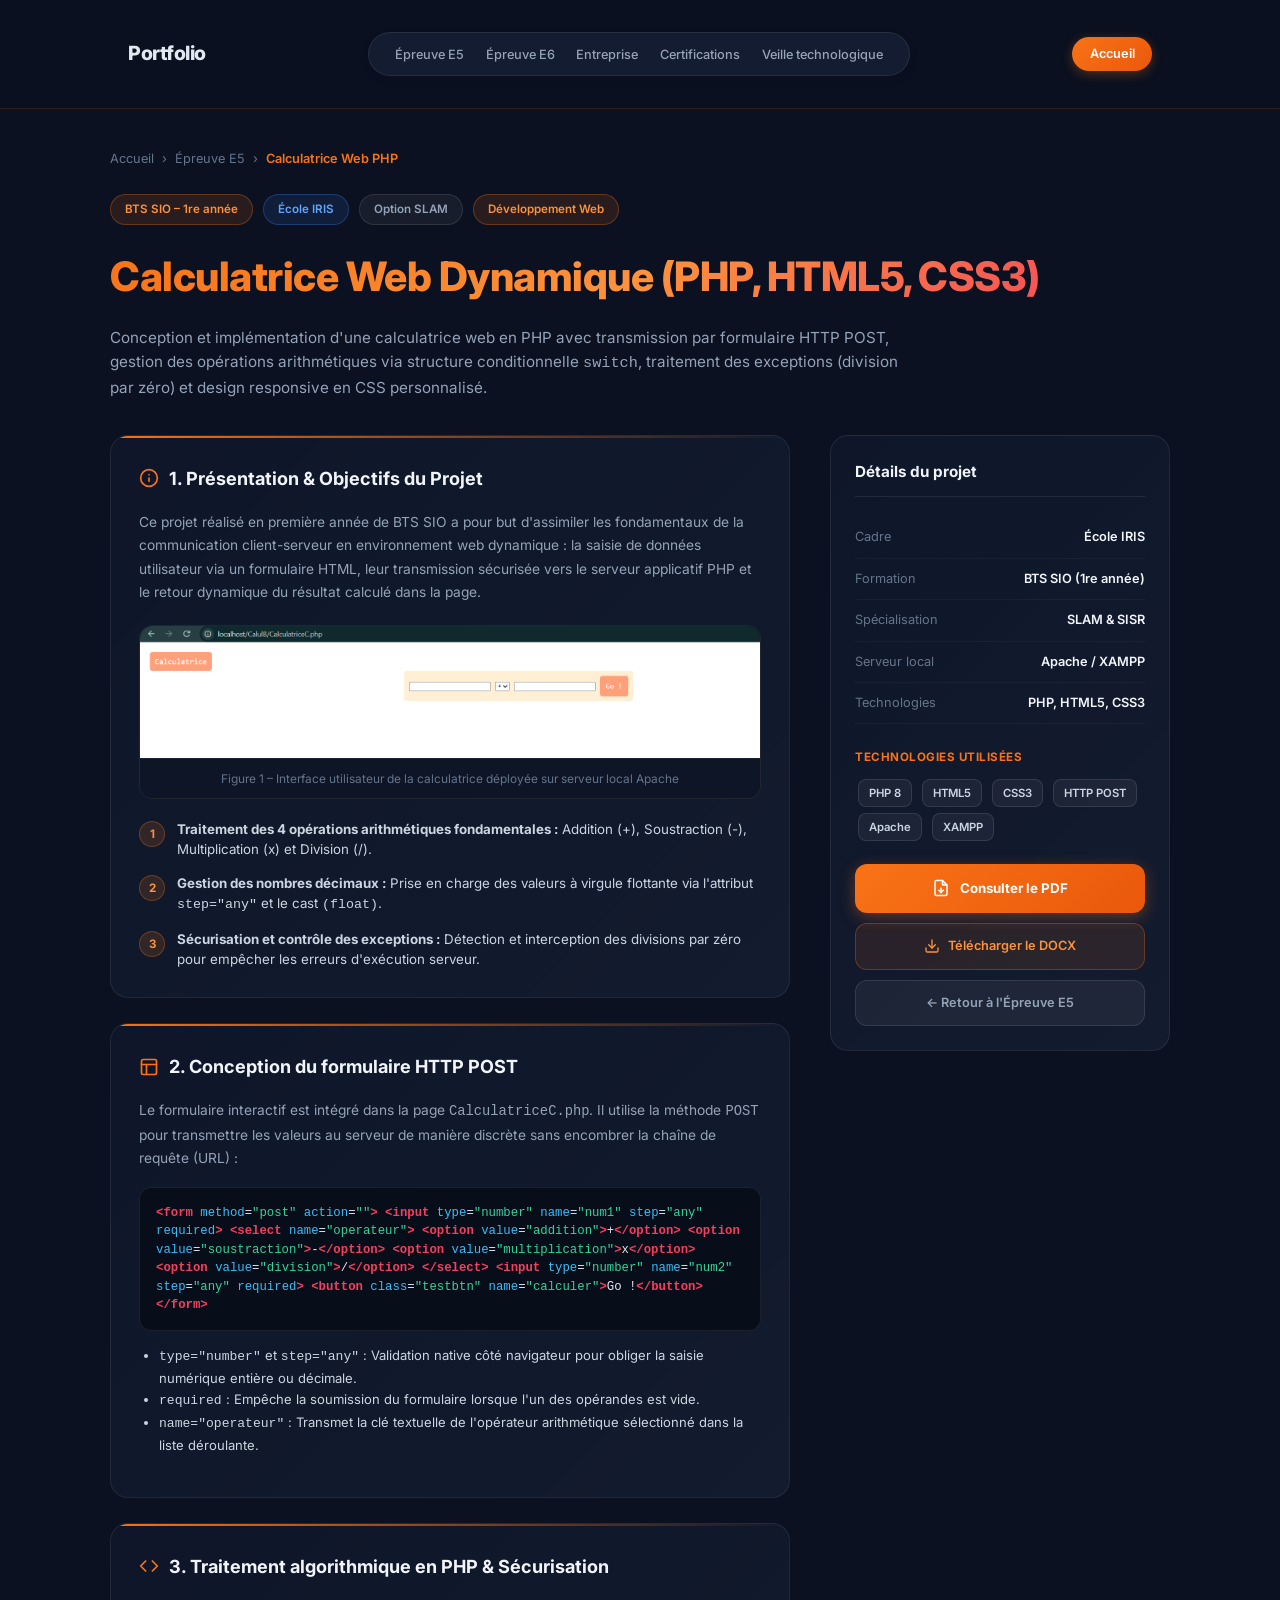
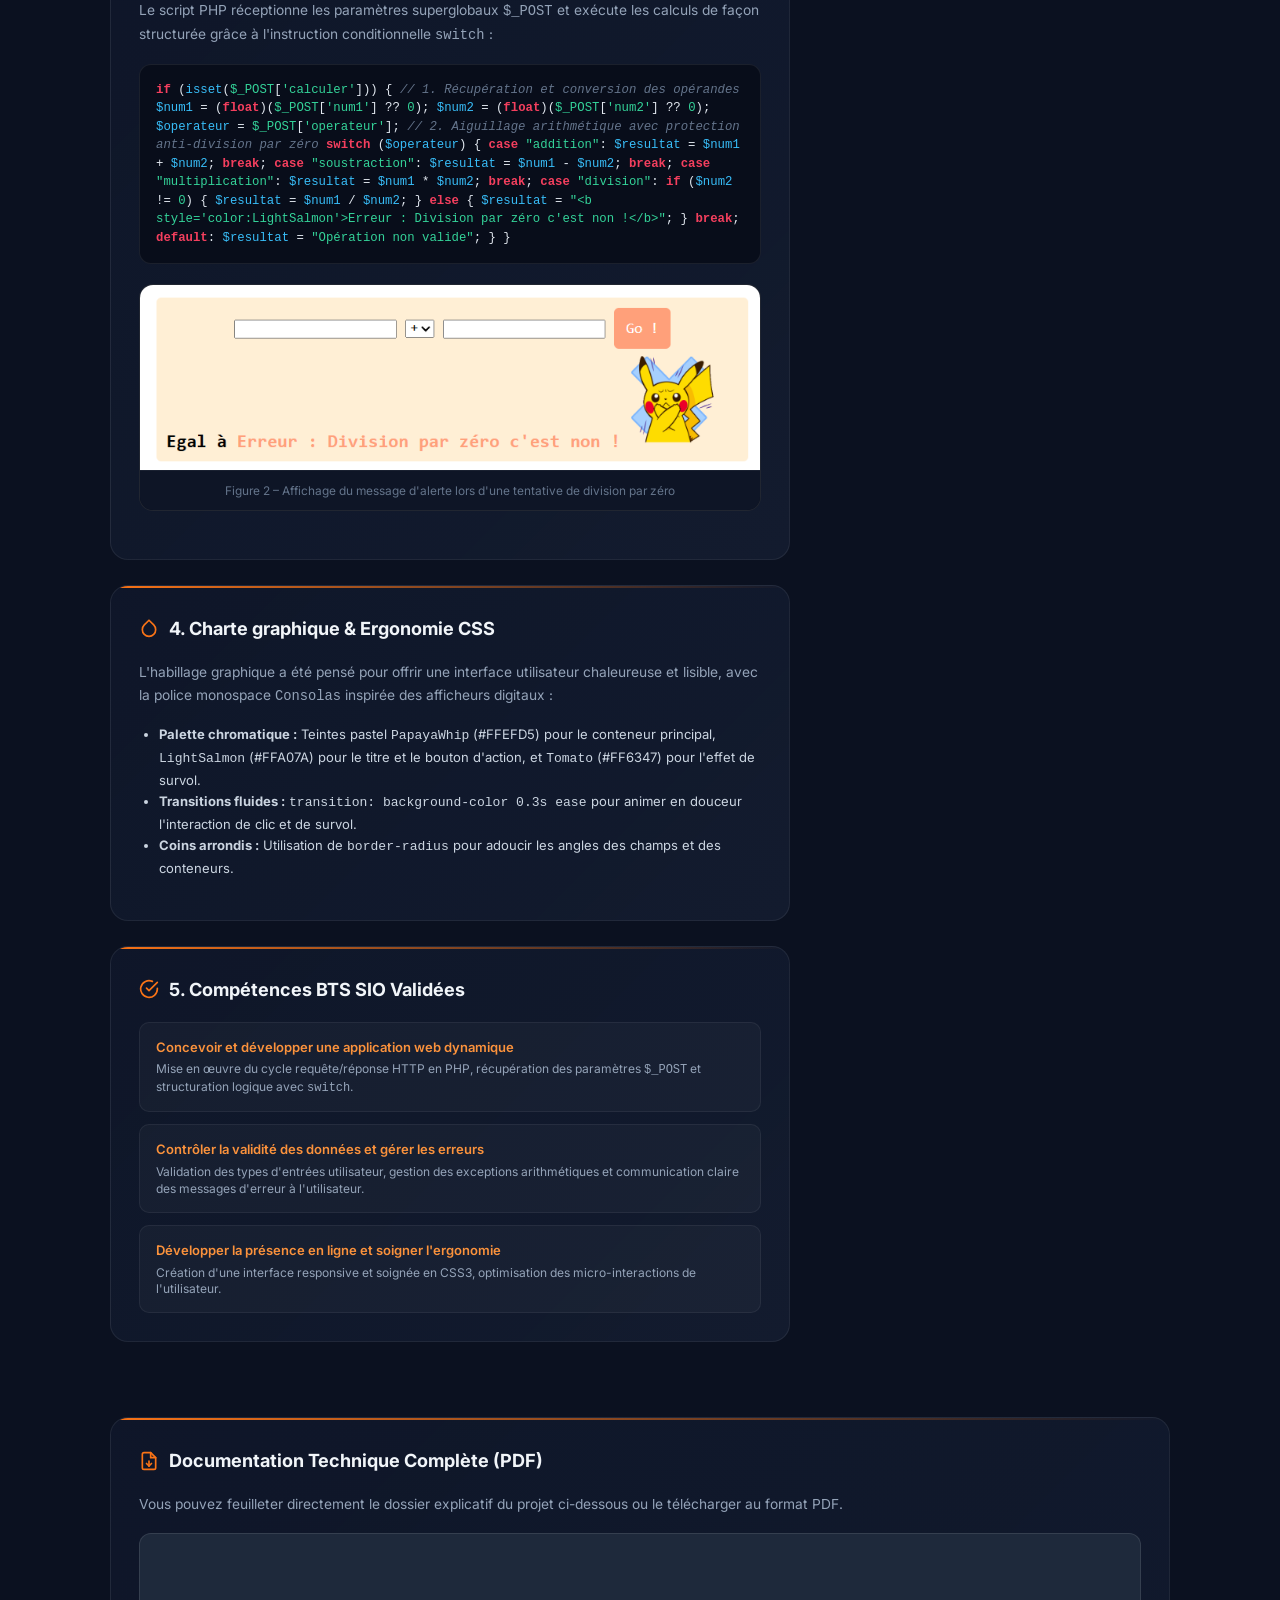
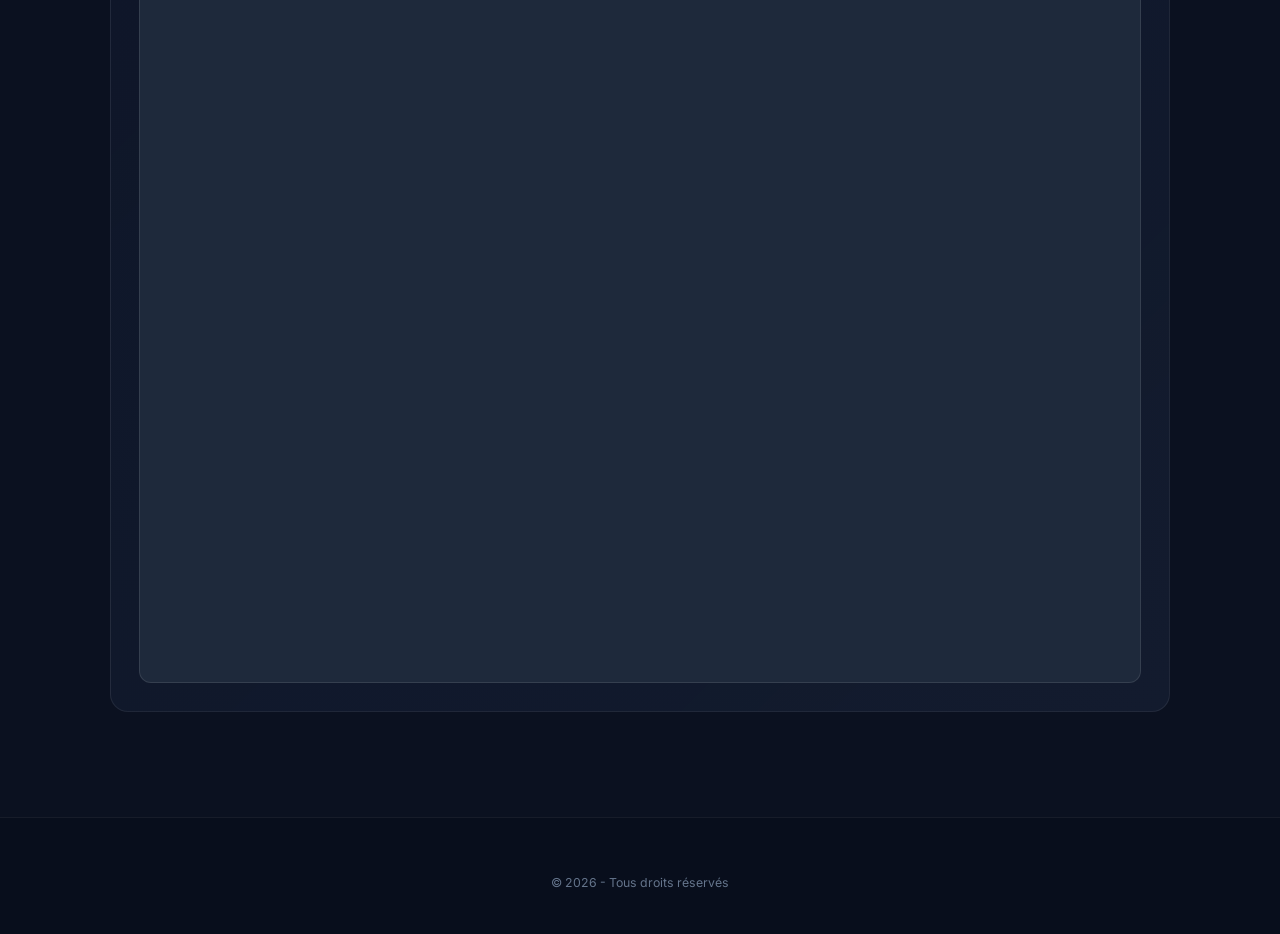
<file: projet-calculatrice.html>
<!DOCTYPE html>
<html lang="fr">

<head>
  <meta charset="UTF-8">
  <meta name="viewport" content="width=device-width, initial-scale=1.0">
  <title>Projet Calculatrice Web PHP - BTS SIO | École IRIS | E5 Portfolio</title>
  <meta name="description"
    content="Fiche explicative du projet Calculatrice Web développée en PHP, HTML5 et CSS3 (BTS SIO 1re année, École IRIS).">
  <link rel="stylesheet" href="css/style.css">
  <style>
    html,
    body {
      background-color: #0b1120 !important;
      background: #0b1120 !important;
      color: #e2e8f0 !important;
      font-family: 'Inter', -apple-system, BlinkMacSystemFont, sans-serif;
    }

    header {
      background: rgba(11, 17, 32, 0.92) !important;
      border-bottom: 1px solid rgba(249, 115, 22, 0.15) !important;
      backdrop-filter: blur(14px);
    }

    .logo {
      color: #e2e8f0 !important;
    }

    .menu {
      background: rgba(21, 30, 50, 0.95) !important;
      border: 1px solid rgba(255, 255, 255, 0.08) !important;
    }

    .menu a {
      color: #94a3b8 !important;
    }

    .menu a:hover {
      color: #f97316 !important;
    }

    footer {
      background: #080e1c;
      border-top: 1px solid rgba(255, 255, 255, 0.06);
    }

    :root {
      --accent: #f97316;
      --accent-hover: #ea580c;
    }

    .proj-detail-container {
      padding: 40px 20px 80px 20px;
      max-width: 1100px;
      margin: 0 auto;
    }

    .breadcrumb {
      display: flex;
      align-items: center;
      gap: 8px;
      font-size: 0.88rem;
      color: #64748b;
      margin-bottom: 25px;
    }

    .breadcrumb a {
      color: #64748b;
      text-decoration: none;
      transition: color 0.2s;
    }

    .breadcrumb a:hover {
      color: var(--accent);
    }

    .breadcrumb-active {
      color: var(--accent);
      font-weight: 600;
    }

    .proj-hero-badges {
      display: flex;
      flex-wrap: wrap;
      gap: 10px;
      margin-bottom: 20px;
    }

    .badge {
      display: inline-flex;
      align-items: center;
      gap: 6px;
      font-size: 0.8rem;
      font-weight: 600;
      padding: 5px 14px;
      border-radius: 20px;
    }

    .badge-orange {
      background: rgba(249, 115, 22, 0.12);
      color: #fb923c;
      border: 1px solid rgba(249, 115, 22, 0.3);
    }

    .badge-blue {
      background: rgba(59, 130, 246, 0.12);
      color: #60a5fa;
      border: 1px solid rgba(59, 130, 246, 0.3);
    }

    .badge-gray {
      background: rgba(255, 255, 255, 0.05);
      color: #94a3b8;
      border: 1px solid rgba(255, 255, 255, 0.1);
    }

    .proj-title {
      font-size: clamp(1.8rem, 4vw, 2.8rem);
      font-weight: 800;
      background: linear-gradient(135deg, #f97316 0%, #fb923c 50%, #f43f5e 100%);
      -webkit-background-clip: text;
      -webkit-text-fill-color: transparent;
      margin: 0 0 16px 0;
      letter-spacing: -0.5px;
    }

    .proj-subtitle {
      font-size: 1.05rem;
      color: #94a3b8;
      line-height: 1.6;
      max-width: 800px;
      margin-bottom: 35px;
    }

    .proj-content {
      display: grid;
      grid-template-columns: 1fr 340px;
      gap: 40px;
    }

    @media (max-width: 900px) {
      .proj-content {
        grid-template-columns: 1fr;
      }
    }

    .info-card {
      background: linear-gradient(135deg, rgba(15, 23, 42, 0.9), rgba(21, 30, 50, 0.8));
      border: 1px solid rgba(255, 255, 255, 0.07);
      border-radius: 18px;
      padding: 28px;
      margin-bottom: 25px;
      position: relative;
      overflow: hidden;
    }

    .info-card::before {
      content: '';
      position: absolute;
      top: 0;
      left: 0;
      right: 0;
      height: 2px;
      background: linear-gradient(90deg, #f97316, transparent);
    }

    .info-card-title {
      font-size: 1.25rem;
      font-weight: 700;
      color: #f1f5f9;
      margin-bottom: 18px;
      display: flex;
      align-items: center;
      gap: 10px;
    }

    .info-card p {
      color: #94a3b8;
      font-size: 0.95rem;
      line-height: 1.7;
      margin-bottom: 16px;
    }

    .step-list {
      list-style: none;
      padding: 0;
      margin: 0;
      display: flex;
      flex-direction: column;
      gap: 14px;
    }

    .step-list li {
      display: flex;
      align-items: flex-start;
      gap: 12px;
      color: #cbd5e1;
      font-size: 0.92rem;
      line-height: 1.5;
    }

    .step-num {
      min-width: 26px;
      height: 26px;
      border-radius: 50%;
      background: rgba(249, 115, 22, 0.15);
      color: #fb923c;
      border: 1px solid rgba(249, 115, 22, 0.3);
      display: flex;
      align-items: center;
      justify-content: center;
      font-size: 0.8rem;
      font-weight: 700;
      flex-shrink: 0;
      margin-top: 2px;
    }

    .code-block {
      background: #080d1a;
      border: 1px solid rgba(255, 255, 255, 0.08);
      border-radius: 12px;
      padding: 16px;
      font-family: 'Fira Code', 'Consolas', monospace;
      font-size: 0.85rem;
      color: #e2e8f0;
      overflow-x: auto;
      margin: 14px 0;
      line-height: 1.5;
    }

    .code-block .kw {
      color: #f43f5e;
      font-weight: 600;
    }

    .code-block .fn {
      color: #38bdf8;
    }

    .code-block .str {
      color: #34d399;
    }

    .code-block .comment {
      color: #64748b;
      font-style: italic;
    }

    .img-showcase {
      border-radius: 14px;
      overflow: hidden;
      border: 1px solid rgba(255, 255, 255, 0.1);
      margin: 20px 0;
      background: #080d1a;
    }

    .img-showcase img {
      width: 100%;
      display: block;
      height: auto;
    }

    .img-caption {
      padding: 10px 16px;
      font-size: 0.82rem;
      color: #64748b;
      background: rgba(15, 23, 42, 0.8);
      border-top: 1px solid rgba(255, 255, 255, 0.05);
      text-align: center;
    }

    .sidebar-card {
      background: linear-gradient(135deg, rgba(15, 23, 42, 0.95), rgba(21, 30, 50, 0.85));
      border: 1px solid rgba(255, 255, 255, 0.08);
      border-radius: 18px;
      padding: 24px;
      position: sticky;
      top: 100px;
    }

    .sidebar-title {
      font-size: 1.05rem;
      font-weight: 700;
      color: #f1f5f9;
      margin-bottom: 20px;
      padding-bottom: 12px;
      border-bottom: 1px solid rgba(255, 255, 255, 0.08);
    }

    .meta-row {
      display: flex;
      justify-content: space-between;
      align-items: center;
      padding: 10px 0;
      border-bottom: 1px solid rgba(255, 255, 255, 0.04);
      font-size: 0.88rem;
    }

    .meta-row:last-child {
      border-bottom: none;
    }

    .meta-label {
      color: #64748b;
    }

    .meta-val {
      color: #f1f5f9;
      font-weight: 600;
    }

    .btn-pdf {
      display: flex;
      align-items: center;
      justify-content: center;
      gap: 10px;
      width: 100%;
      padding: 14px;
      background: linear-gradient(135deg, #f97316, #ea580c);
      color: white;
      text-decoration: none;
      border-radius: 12px;
      font-weight: 700;
      font-size: 0.92rem;
      margin-top: 20px;
      transition: all 0.25s;
      box-shadow: 0 4px 15px rgba(249, 115, 22, 0.35);
      box-sizing: border-box;
    }

    .btn-pdf:hover {
      transform: translateY(-2px);
      box-shadow: 0 8px 25px rgba(249, 115, 22, 0.5);
    }

    .btn-back {
      display: flex;
      align-items: center;
      justify-content: center;
      gap: 8px;
      width: 100%;
      padding: 12px;
      background: rgba(255, 255, 255, 0.05);
      border: 1px solid rgba(255, 255, 255, 0.1);
      color: #94a3b8;
      text-decoration: none;
      border-radius: 12px;
      font-size: 0.88rem;
      font-weight: 600;
      margin-top: 10px;
      transition: all 0.2s;
      box-sizing: border-box;
    }

    .btn-back:hover {
      background: rgba(255, 255, 255, 0.1);
      color: #f1f5f9;
    }

    .comp-grid {
      display: grid;
      grid-template-columns: 1fr;
      gap: 12px;
      margin-top: 15px;
    }

    .comp-item {
      background: rgba(255, 255, 255, 0.03);
      border: 1px solid rgba(255, 255, 255, 0.06);
      border-radius: 10px;
      padding: 14px 16px;
    }

    .comp-item-title {
      font-size: 0.9rem;
      font-weight: 600;
      color: #fb923c;
      margin-bottom: 4px;
    }

    .comp-item-desc {
      font-size: 0.83rem;
      color: #94a3b8;
      line-height: 1.4;
    }

    .tech-pill {
      display: inline-block;
      padding: 4px 10px;
      border-radius: 8px;
      font-size: 0.78rem;
      font-weight: 600;
      background: rgba(255, 255, 255, 0.05);
      border: 1px solid rgba(255, 255, 255, 0.1);
      color: #cbd5e1;
      margin: 3px;
    }
  </style>
</head>

<body>

  <header>
    <nav>
      <div class="logo"><a href="index.html" style="color: inherit; text-decoration: none;">Portfolio</a></div>
      <ul class="menu">
        <li><a href="epreuve-e5.html">Épreuve E5</a></li>
        <li><a href="epreuve-e6.html">Épreuve E6</a></li>
        <li><a href="entreprise.html">Entreprise</a></li>
        <li><a href="certifications.html">Certifications</a></li>
        <li><a href="veille-technologique.html">Veille technologique</a></li>
      </ul>
      <a href="index.html" class="btn-nav-accueil">Accueil</a>
    </nav>
  </header>

  <main>
    <div class="proj-detail-container">

      <div class="breadcrumb">
        <a href="index.html">Accueil</a> &rsaquo;
        <a href="epreuve-e5.html">Épreuve E5</a> &rsaquo;
        <span class="breadcrumb-active">Calculatrice Web PHP</span>
      </div>

      <div class="proj-hero-badges">
        <span class="badge badge-orange">BTS SIO – 1re année</span>
        <span class="badge badge-blue">École IRIS</span>
        <span class="badge badge-gray">Option SLAM</span>
        <span class="badge badge-orange">Développement Web</span>
      </div>

      <h1 class="proj-title">Calculatrice Web Dynamique (PHP, HTML5, CSS3)</h1>
      <p class="proj-subtitle">
        Conception et implémentation d'une calculatrice web en PHP avec transmission par formulaire HTTP POST, gestion des opérations arithmétiques via structure conditionnelle <code>switch</code>, traitement des exceptions (division par zéro) et design responsive en CSS personnalisé.
      </p>

      <div class="proj-content">

        <div>

          <!-- 1. PRÉSENTATION -->
          <div class="info-card">
            <div class="info-card-title">
              <svg width="20" height="20" viewBox="0 0 24 24" fill="none" stroke="#f97316" stroke-width="2" stroke-linecap="round" stroke-linejoin="round"><circle cx="12" cy="12" r="10"></circle><line x1="12" y1="16" x2="12" y2="12"></line><line x1="12" y1="8" x2="12.01" y2="8"></line></svg>
              1. Présentation &amp; Objectifs du Projet
            </div>
            <p>
              Ce projet réalisé en première année de BTS SIO a pour but d'assimiler les fondamentaux de la communication client-serveur en environnement web dynamique : la saisie de données utilisateur via un formulaire HTML, leur transmission sécurisée vers le serveur applicatif PHP et le retour dynamique du résultat calculé dans la page.
            </p>
            <div class="img-showcase">
              <img src="images/calculatrice/image1.png" alt="Interface web de la calculatrice dans le navigateur" style="object-fit: cover; max-height: 240px;">
              <div class="img-caption">Figure 1 – Interface utilisateur de la calculatrice déployée sur serveur local Apache</div>
            </div>
            <ul class="step-list">
              <li>
                <div class="step-num">1</div>
                <div><strong>Traitement des 4 opérations arithmétiques fondamentales :</strong> Addition (+), Soustraction (-), Multiplication (x) et Division (/).</div>
              </li>
              <li>
                <div class="step-num">2</div>
                <div><strong>Gestion des nombres décimaux :</strong> Prise en charge des valeurs à virgule flottante via l'attribut <code>step="any"</code> et le cast <code>(float)</code>.</div>
              </li>
              <li>
                <div class="step-num">3</div>
                <div><strong>Sécurisation et contrôle des exceptions :</strong> Détection et interception des divisions par zéro pour empêcher les erreurs d'exécution serveur.</div>
              </li>
            </ul>
          </div>

          <!-- 2. FORMULAIRE HTML -->
          <div class="info-card">
            <div class="info-card-title">
              <svg width="20" height="20" viewBox="0 0 24 24" fill="none" stroke="#f97316" stroke-width="2" stroke-linecap="round" stroke-linejoin="round"><rect x="3" y="3" width="18" height="18" rx="2" ry="2"></rect><line x1="3" y1="9" x2="21" y2="9"></line><line x1="9" y1="21" x2="9" y2="9"></line></svg>
              2. Conception du formulaire HTTP POST
            </div>
            <p>
              Le formulaire interactif est intégré dans la page <code>CalculatriceC.php</code>. Il utilise la méthode <code>POST</code> pour transmettre les valeurs au serveur de manière discrète sans encombrer la chaîne de requête (URL) :
            </p>
            <div class="code-block">
<span class="kw">&lt;form</span> <span class="fn">method</span>=<span class="str">"post"</span> <span class="fn">action</span>=<span class="str">""</span><span class="kw">&gt;</span>
    <span class="kw">&lt;input</span> <span class="fn">type</span>=<span class="str">"number"</span> <span class="fn">name</span>=<span class="str">"num1"</span> <span class="fn">step</span>=<span class="str">"any"</span> <span class="fn">required</span><span class="kw">&gt;</span>
    <span class="kw">&lt;select</span> <span class="fn">name</span>=<span class="str">"operateur"</span><span class="kw">&gt;</span>
        <span class="kw">&lt;option</span> <span class="fn">value</span>=<span class="str">"addition"</span><span class="kw">&gt;</span>+<span class="kw">&lt;/option&gt;</span>
        <span class="kw">&lt;option</span> <span class="fn">value</span>=<span class="str">"soustraction"</span><span class="kw">&gt;</span>-<span class="kw">&lt;/option&gt;</span>
        <span class="kw">&lt;option</span> <span class="fn">value</span>=<span class="str">"multiplication"</span><span class="kw">&gt;</span>x<span class="kw">&lt;/option&gt;</span>
        <span class="kw">&lt;option</span> <span class="fn">value</span>=<span class="str">"division"</span><span class="kw">&gt;</span>/<span class="kw">&lt;/option&gt;</span>
    <span class="kw">&lt;/select&gt;</span>
    <span class="kw">&lt;input</span> <span class="fn">type</span>=<span class="str">"number"</span> <span class="fn">name</span>=<span class="str">"num2"</span> <span class="fn">step</span>=<span class="str">"any"</span> <span class="fn">required</span><span class="kw">&gt;</span>
    <span class="kw">&lt;button</span> <span class="fn">class</span>=<span class="str">"testbtn"</span> <span class="fn">name</span>=<span class="str">"calculer"</span><span class="kw">&gt;</span>Go !<span class="kw">&lt;/button&gt;</span>
<span class="kw">&lt;/form&gt;</span></div>
            <ul style="color: #cbd5e1; font-size: 0.9rem; line-height: 1.6; padding-left: 20px;">
              <li><code>type="number"</code> et <code>step="any"</code> : Validation native côté navigateur pour obliger la saisie numérique entière ou décimale.</li>
              <li><code>required</code> : Empêche la soumission du formulaire lorsque l'un des opérandes est vide.</li>
              <li><code>name="operateur"</code> : Transmet la clé textuelle de l'opérateur arithmétique sélectionné dans la liste déroulante.</li>
            </ul>
          </div>

          <!-- 3. TRAITEMENT PHP -->
          <div class="info-card">
            <div class="info-card-title">
              <svg width="20" height="20" viewBox="0 0 24 24" fill="none" stroke="#f97316" stroke-width="2" stroke-linecap="round" stroke-linejoin="round"><polyline points="16 18 22 12 16 6"></polyline><polyline points="8 6 2 12 8 18"></polyline></svg>
              3. Traitement algorithmique en PHP &amp; Sécurisation
            </div>
            <p>
              Le script PHP réceptionne les paramètres superglobaux <code>$_POST</code> et exécute les calculs de façon structurée grâce à l'instruction conditionnelle <code>switch</code> :
            </p>
            <div class="code-block">
<span class="kw">if</span> (<span class="fn">isset</span>(<span class="str">$_POST</span>[<span class="str">'calculer'</span>])) {
    <span class="comment">// 1. Récupération et conversion des opérandes</span>
    <span class="fn">$num1</span> = (<span class="kw">float</span>)(<span class="str">$_POST</span>[<span class="str">'num1'</span>] ?? <span class="str">0</span>);
    <span class="fn">$num2</span> = (<span class="kw">float</span>)(<span class="str">$_POST</span>[<span class="str">'num2'</span>] ?? <span class="str">0</span>);
    <span class="fn">$operateur</span> = <span class="str">$_POST</span>[<span class="str">'operateur'</span>];

    <span class="comment">// 2. Aiguillage arithmétique avec protection anti-division par zéro</span>
    <span class="kw">switch</span> (<span class="fn">$operateur</span>) {
        <span class="kw">case</span> <span class="str">"addition"</span>:
            <span class="fn">$resultat</span> = <span class="fn">$num1</span> + <span class="fn">$num2</span>;
            <span class="kw">break</span>;
        <span class="kw">case</span> <span class="str">"soustraction"</span>:
            <span class="fn">$resultat</span> = <span class="fn">$num1</span> - <span class="fn">$num2</span>;
            <span class="kw">break</span>;
        <span class="kw">case</span> <span class="str">"multiplication"</span>:
            <span class="fn">$resultat</span> = <span class="fn">$num1</span> * <span class="fn">$num2</span>;
            <span class="kw">break</span>;
        <span class="kw">case</span> <span class="str">"division"</span>:
            <span class="kw">if</span> (<span class="fn">$num2</span> != <span class="str">0</span>) {
                <span class="fn">$resultat</span> = <span class="fn">$num1</span> / <span class="fn">$num2</span>;
            } <span class="kw">else</span> {
                <span class="fn">$resultat</span> = <span class="str">"&lt;b style='color:LightSalmon'&gt;Erreur : Division par zéro c'est non !&lt;/b&gt;"</span>;
            }
            <span class="kw">break</span>;
        <span class="kw">default</span>:
            <span class="fn">$resultat</span> = <span class="str">"Opération non valide"</span>;
    }
}</div>
            <div class="img-showcase">
              <img src="images/calculatrice/image2.png" alt="Gestion de l'erreur de division par zéro" style="max-height: 220px; object-fit: contain; margin: 0 auto;">
              <div class="img-caption">Figure 2 – Affichage du message d'alerte lors d'une tentative de division par zéro</div>
            </div>
          </div>

          <!-- 4. DESIGN CSS -->
          <div class="info-card">
            <div class="info-card-title">
              <svg width="20" height="20" viewBox="0 0 24 24" fill="none" stroke="#f97316" stroke-width="2" stroke-linecap="round" stroke-linejoin="round"><path d="M12 2.69l5.66 5.66a8 8 0 1 1-11.31 0z"></path></svg>
              4. Charte graphique &amp; Ergonomie CSS
            </div>
            <p>
              L'habillage graphique a été pensé pour offrir une interface utilisateur chaleureuse et lisible, avec la police monospace <code>Consolas</code> inspirée des afficheurs digitaux :
            </p>
            <ul style="color: #cbd5e1; font-size: 0.9rem; line-height: 1.6; padding-left: 20px;">
              <li><strong>Palette chromatique :</strong> Teintes pastel <code>PapayaWhip</code> (#FFEFD5) pour le conteneur principal, <code>LightSalmon</code> (#FFA07A) pour le titre et le bouton d'action, et <code>Tomato</code> (#FF6347) pour l'effet de survol.</li>
              <li><strong>Transitions fluides :</strong> <code>transition: background-color 0.3s ease</code> pour animer en douceur l'interaction de clic et de survol.</li>
              <li><strong>Coins arrondis :</strong> Utilisation de <code>border-radius</code> pour adoucir les angles des champs et des conteneurs.</li>
            </ul>
          </div>

          <!-- 5. BILAN & COMPÉTENCES -->
          <div class="info-card">
            <div class="info-card-title">
              <svg width="20" height="20" viewBox="0 0 24 24" fill="none" stroke="#f97316" stroke-width="2" stroke-linecap="round" stroke-linejoin="round"><path d="M22 11.08V12a10 10 0 1 1-5.93-9.14"></path><polyline points="22 4 12 14.01 9 11.01"></polyline></svg>
              5. Compétences BTS SIO Validées
            </div>
            <div class="comp-grid">
              <div class="comp-item">
                <div class="comp-item-title">Concevoir et développer une application web dynamique</div>
                <div class="comp-item-desc">Mise en œuvre du cycle requête/réponse HTTP en PHP, récupération des paramètres <code>$_POST</code> et structuration logique avec <code>switch</code>.</div>
              </div>
              <div class="comp-item">
                <div class="comp-item-title">Contrôler la validité des données et gérer les erreurs</div>
                <div class="comp-item-desc">Validation des types d'entrées utilisateur, gestion des exceptions arithmétiques et communication claire des messages d'erreur à l'utilisateur.</div>
              </div>
              <div class="comp-item">
                <div class="comp-item-title">Développer la présence en ligne et soigner l'ergonomie</div>
                <div class="comp-item-desc">Création d'une interface responsive et soignée en CSS3, optimisation des micro-interactions de l'utilisateur.</div>
              </div>
            </div>
          </div>

        </div>

        <!-- SIDEBAR -->
        <div>
          <div class="sidebar-card">
            <div class="sidebar-title">Détails du projet</div>

            <div class="meta-row">
              <span class="meta-label">Cadre</span>
              <span class="meta-val">École IRIS</span>
            </div>
            <div class="meta-row">
              <span class="meta-label">Formation</span>
              <span class="meta-val">BTS SIO (1re année)</span>
            </div>
            <div class="meta-row">
              <span class="meta-label">Spécialisation</span>
              <span class="meta-val">SLAM &amp; SISR</span>
            </div>
            <div class="meta-row">
              <span class="meta-label">Serveur local</span>
              <span class="meta-val">Apache / XAMPP</span>
            </div>
            <div class="meta-row">
              <span class="meta-label">Technologies</span>
              <span class="meta-val">PHP, HTML5, CSS3</span>
            </div>

            <div style="margin-top: 20px;">
              <span class="meta-label" style="font-size: 0.8rem; text-transform: uppercase; letter-spacing: 0.5px; color: #f97316; font-weight: 700;">Technologies utilisées</span>
              <div style="margin-top: 8px;">
                <span class="tech-pill">PHP 8</span>
                <span class="tech-pill">HTML5</span>
                <span class="tech-pill">CSS3</span>
                <span class="tech-pill">HTTP POST</span>
                <span class="tech-pill">Apache</span>
                <span class="tech-pill">XAMPP</span>
              </div>
            </div>

            <a href="documentation/Projet_Calculatrice.pdf" target="_blank" class="btn-pdf">
              <svg width="18" height="18" viewBox="0 0 24 24" fill="none" stroke="currentColor" stroke-width="2" stroke-linecap="round" stroke-linejoin="round"><path d="M14 2H6a2 2 0 0 0-2 2v16a2 2 0 0 0 2 2h12a2 2 0 0 0 2-2V8z"></path><polyline points="14 2 14 8 20 8"></polyline><line x1="12" y1="18" x2="12" y2="12"></line><line x1="9" y1="15" x2="12" y2="18"></line><line x1="15" y1="15" x2="12" y2="18"></line></svg>
              Consulter le PDF
            </a>

            <a href="documentation/Projet_Calculatrice.docx" download class="btn-back" style="background: rgba(249,115,22,0.1); border-color: rgba(249,115,22,0.3); color: #fb923c;">
              <svg width="16" height="16" viewBox="0 0 24 24" fill="none" stroke="currentColor" stroke-width="2" stroke-linecap="round" stroke-linejoin="round"><path d="M21 15v4a2 2 0 0 1-2 2H5a2 2 0 0 1-2-2v-4"></path><polyline points="7 10 12 15 17 10"></polyline><line x1="12" y1="15" x2="12" y2="3"></line></svg>
              Télécharger le DOCX
            </a>

            <a href="epreuve-e5.html" class="btn-back">
              &larr; Retour à l'Épreuve E5
            </a>
          </div>
        </div>

      </div>

      <!-- VISUALISEUR DU DOCUMENT PDF -->
      <div style="margin-top: 50px;">
        <div class="info-card">
          <div class="info-card-title">
            <svg width="20" height="20" viewBox="0 0 24 24" fill="none" stroke="#f97316" stroke-width="2" stroke-linecap="round" stroke-linejoin="round"><path d="M14 2H6a2 2 0 0 0-2 2v16a2 2 0 0 0 2 2h12a2 2 0 0 0 2-2V8z"></path><polyline points="14 2 14 8 20 8"></polyline><line x1="12" y1="18" x2="12" y2="12"></line><line x1="9" y1="15" x2="12" y2="18"></line><line x1="15" y1="15" x2="12" y2="18"></line></svg>
            Documentation Technique Complète (PDF)
          </div>
          <p>
            Vous pouvez feuilleter directement le dossier explicatif du projet ci-dessous ou le télécharger au format PDF.
          </p>
          <div style="width: 100%; height: 750px; border-radius: 12px; overflow: hidden; border: 1px solid rgba(255,255,255,0.1); background: #1e293b;">
            <iframe
              src="documentation/Projet_Calculatrice.pdf"
              width="100%"
              height="100%"
              style="border: none;"
              title="Documentation Technique Projet Calculatrice">
              Votre navigateur ne prend pas en charge l'affichage direct des PDF.
              <a href="documentation/Projet_Calculatrice.pdf" target="_blank">Téléchargez le document</a>.
            </iframe>
          </div>
        </div>
      </div>

    </div>
  </main>

  <footer>
    <p>&copy; 2026 - Tous droits réservés</p>
  </footer>

</body>

</html>
</file>
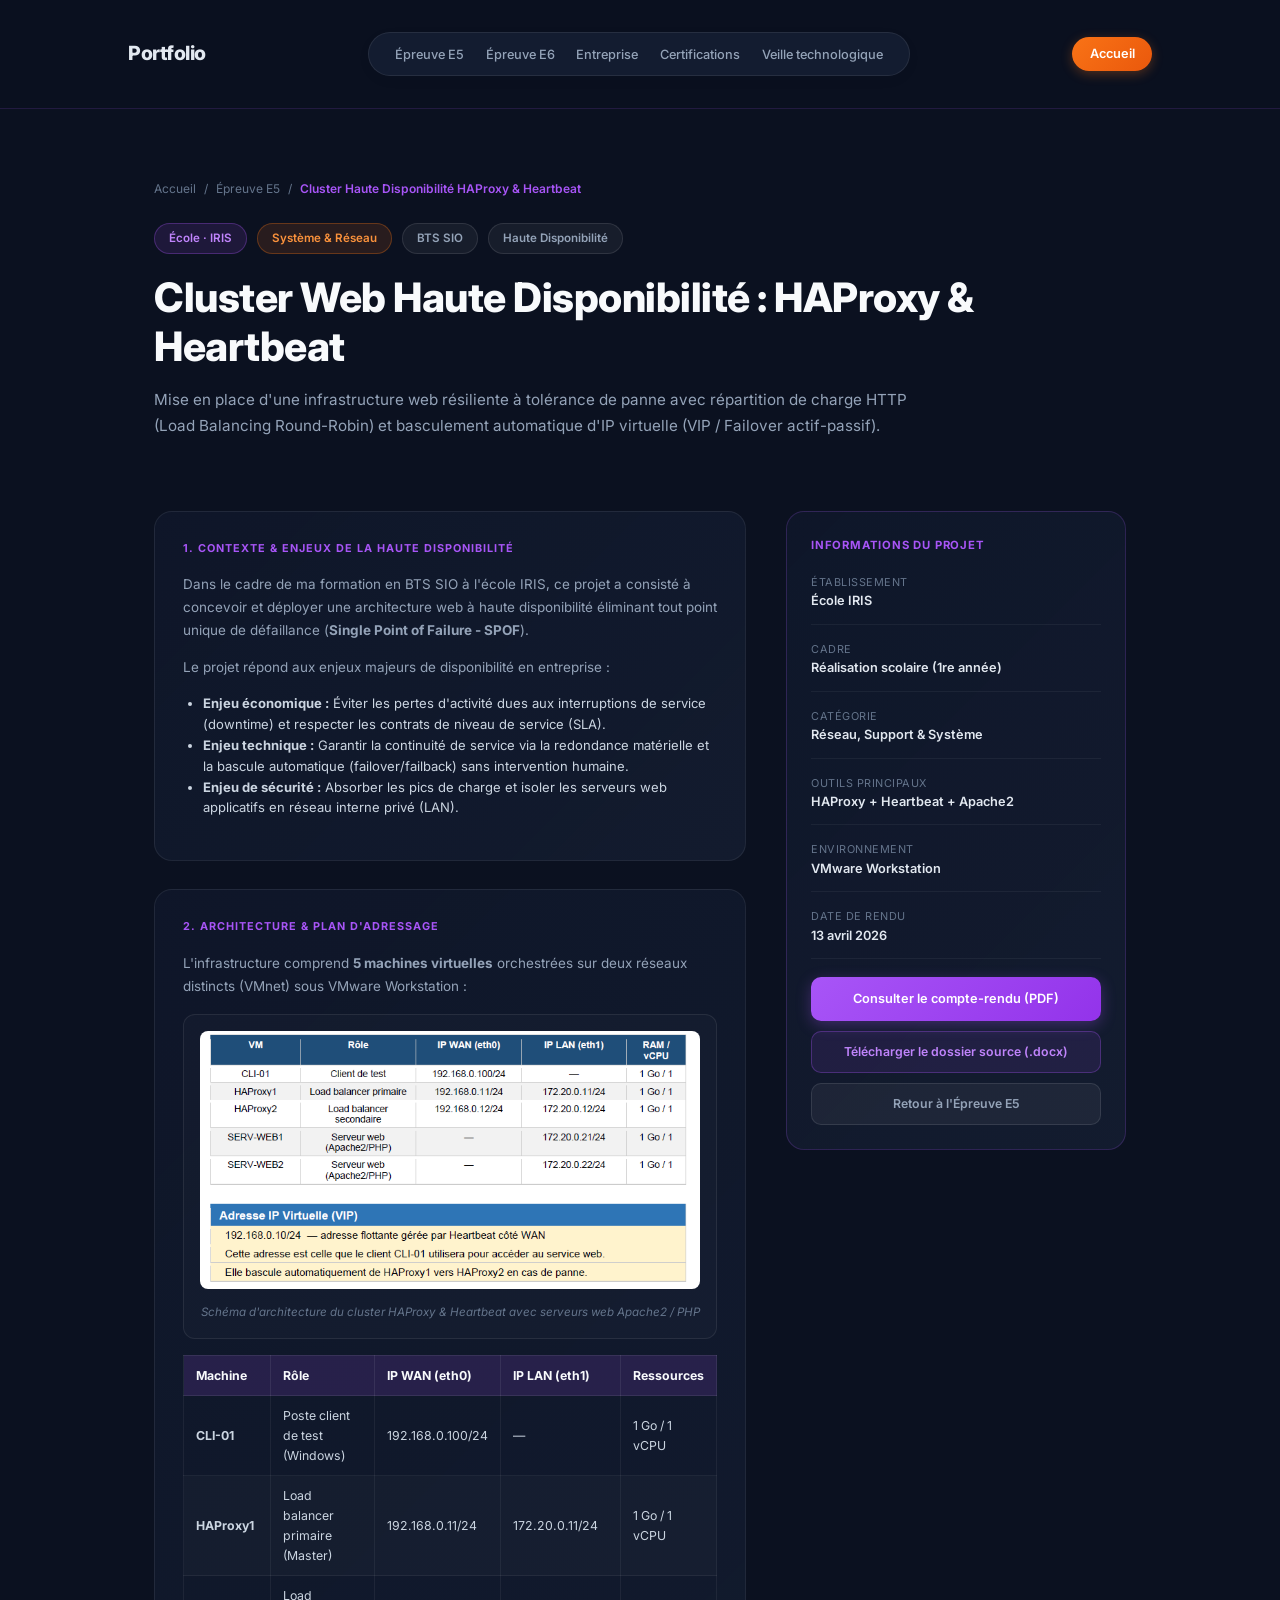
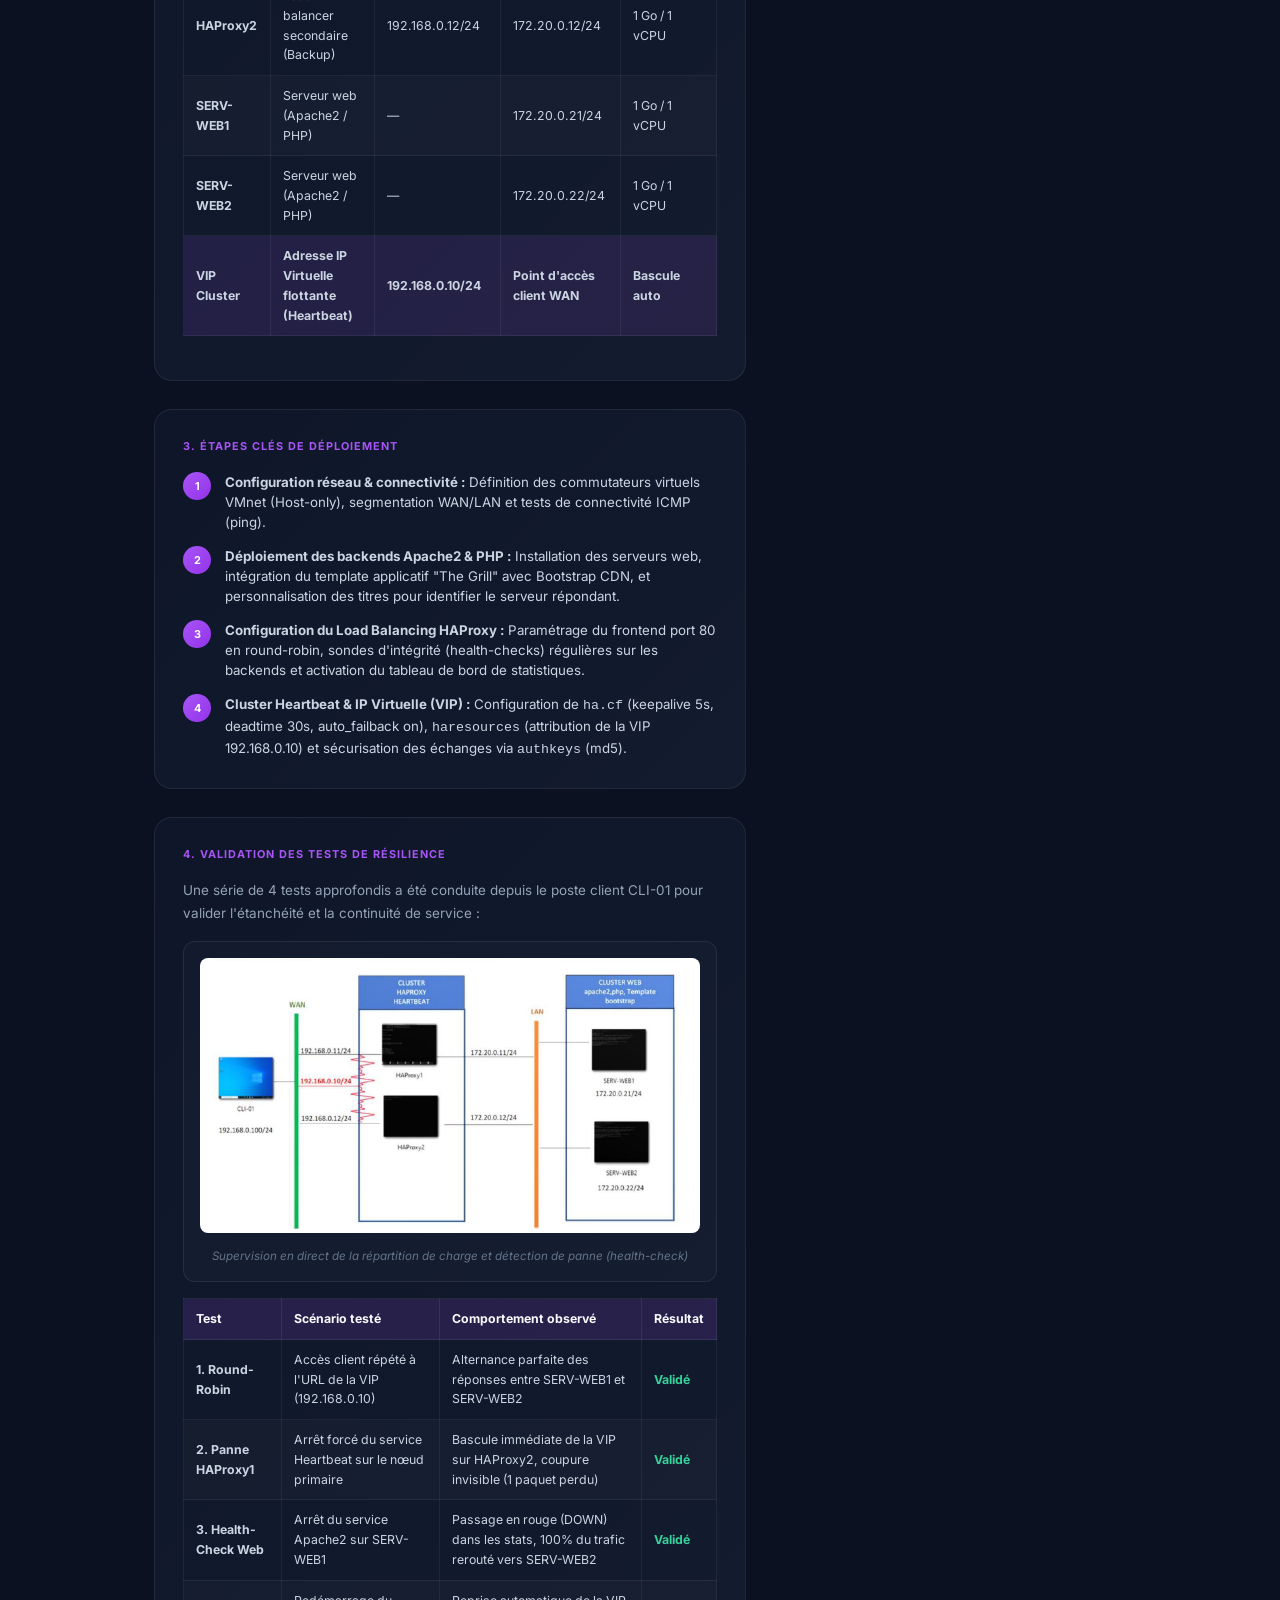
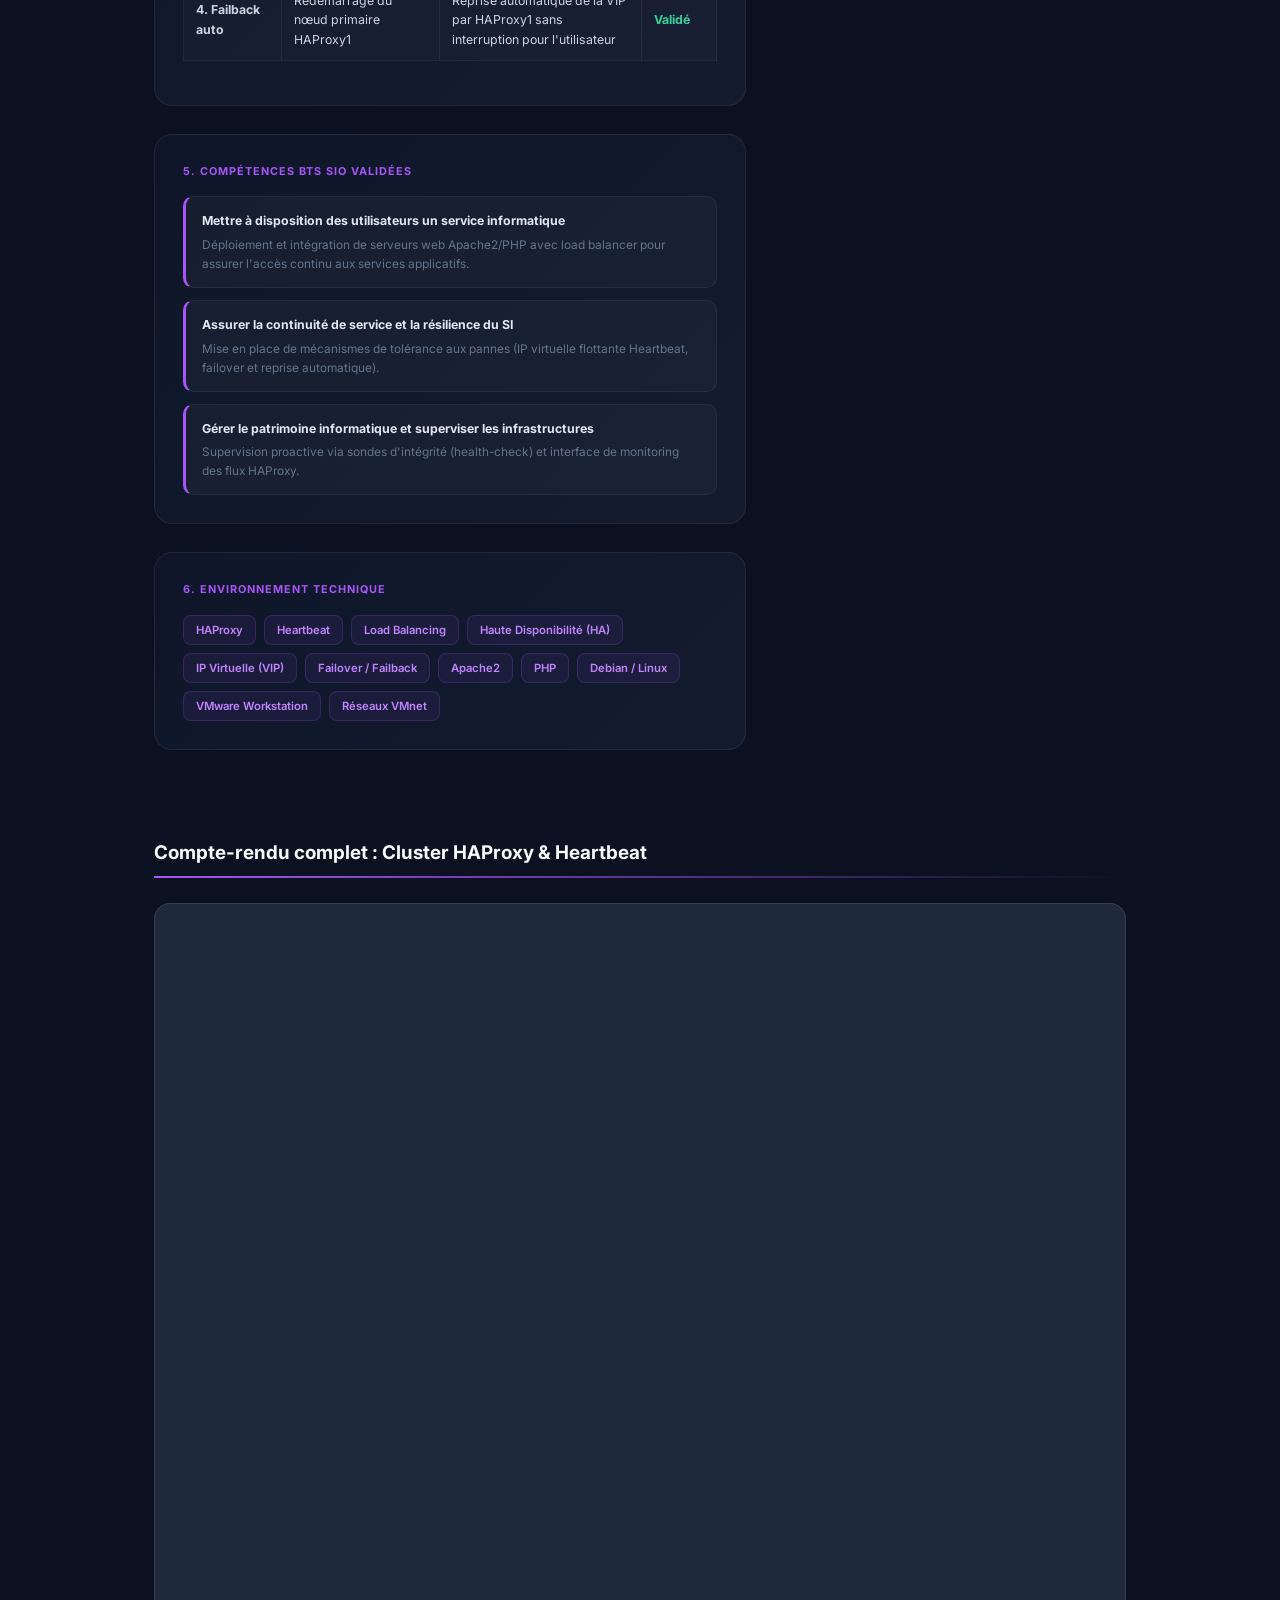
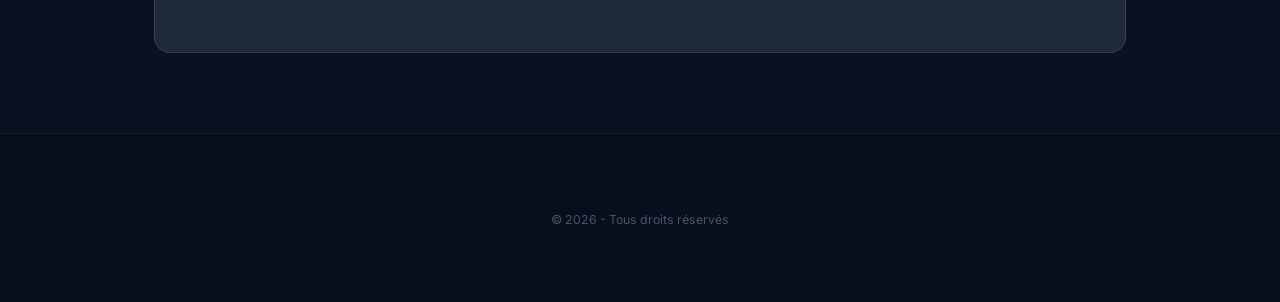
<file: projet-haproxy-cluster.html>
<!DOCTYPE html>
<html lang="fr">

<head>
  <meta charset="UTF-8">
  <meta name="viewport" content="width=device-width, initial-scale=1.0">
  <title>Projet Haute Disponibilité HAProxy &amp; Heartbeat | École IRIS | E5 Portfolio</title>
  <meta name="description" content="Mise en place d'un cluster web haute disponibilité avec HAProxy et Heartbeat sous VMware Workstation (BTS SIO, École IRIS).">
  <link rel="stylesheet" href="css/style.css">
  <style>
    html, body {
      background-color: #0b1120 !important;
      background: #0b1120 !important;
      color: #e2e8f0 !important;
      font-family: 'Inter', -apple-system, BlinkMacSystemFont, sans-serif;
    }
    header {
      background: rgba(11, 17, 32, 0.92) !important;
      border-bottom: 1px solid rgba(168, 85, 247, 0.15) !important;
      backdrop-filter: blur(14px);
    }
    .logo { color: #e2e8f0 !important; }
    .menu {
      background: rgba(21, 30, 50, 0.95) !important;
      border: 1px solid rgba(255,255,255,0.08) !important;
    }
    .menu a { color: #94a3b8 !important; }
    .menu a:hover { color: #a855f7 !important; }
    footer { background: #080e1c; border-top: 1px solid rgba(255,255,255,0.06); }

    :root {
      --accent: #a855f7;
      --accent-light: #c084fc;
      --accent-dark: #9333ea;
      --accent-orange: #f97316;
    }

    .proj-hero {
      padding: 70px 5% 40px;
      max-width: 1100px;
      margin: 0 auto;
    }
    .breadcrumb {
      display: flex;
      align-items: center;
      gap: 8px;
      font-size: 0.83rem;
      color: #64748b;
      margin-bottom: 25px;
    }
    .breadcrumb a { color: #64748b; text-decoration: none; transition: color 0.2s; }
    .breadcrumb a:hover { color: var(--accent); }
    .breadcrumb-active { color: var(--accent); font-weight: 600; }

    .proj-hero-badges { display: flex; flex-wrap: wrap; gap: 10px; margin-bottom: 20px; }
    .badge {
      display: inline-flex;
      align-items: center;
      gap: 6px;
      font-size: 0.8rem;
      font-weight: 600;
      padding: 5px 14px;
      border-radius: 20px;
    }
    .badge-purple { background: rgba(168,85,247,0.12); color: #c084fc; border: 1px solid rgba(168,85,247,0.3); }
    .badge-orange { background: rgba(249,115,22,0.12); color: #fb923c; border: 1px solid rgba(249,115,22,0.3); }
    .badge-gray { background: rgba(255,255,255,0.05); color: #94a3b8; border: 1px solid rgba(255,255,255,0.1); }

    .proj-title {
      font-size: clamp(1.8rem, 4vw, 2.8rem);
      font-weight: 800;
      color: #f8fafc;
      line-height: 1.2;
      margin: 0 0 16px 0;
      letter-spacing: -0.5px;
    }
    .proj-subtitle {
      font-size: 1.05rem;
      color: #94a3b8;
      line-height: 1.7;
      max-width: 760px;
      margin: 0 0 32px 0;
    }

    .proj-content {
      max-width: 1100px;
      margin: 0 auto;
      padding: 0 5% 60px;
      display: grid;
      grid-template-columns: 1fr 340px;
      gap: 40px;
    }
    @media (max-width: 900px) { .proj-content { grid-template-columns: 1fr; } }

    .info-card {
      background: linear-gradient(135deg, rgba(15,23,42,0.9), rgba(21,30,50,0.8));
      border: 1px solid rgba(255,255,255,0.07);
      border-radius: 18px;
      padding: 28px;
      margin-bottom: 28px;
    }
    .info-card-title {
      font-size: 0.75rem;
      text-transform: uppercase;
      letter-spacing: 1px;
      color: var(--accent);
      font-weight: 700;
      margin-bottom: 16px;
      display: flex;
      align-items: center;
      gap: 8px;
    }
    .info-card p { color: #94a3b8; font-size: 0.93rem; line-height: 1.7; margin: 0 0 14px 0; }
    .info-card p:last-child { margin-bottom: 0; }

    .schema-container {
      background: rgba(255,255,255,0.02);
      border: 1px solid rgba(255,255,255,0.08);
      border-radius: 12px;
      padding: 16px;
      text-align: center;
      margin: 16px 0;
    }
    .schema-container img {
      max-width: 100%;
      height: auto;
      border-radius: 8px;
    }
    .schema-caption {
      font-size: 0.8rem;
      color: #64748b;
      margin-top: 8px;
      font-style: italic;
    }

    .table-custom {
      width: 100%;
      border-collapse: collapse;
      margin: 16px 0;
      font-size: 0.85rem;
    }
    .table-custom th {
      background: rgba(168,85,247,0.15);
      color: #f8fafc;
      text-align: left;
      padding: 10px 12px;
      border: 1px solid rgba(255,255,255,0.08);
    }
    .table-custom td {
      padding: 10px 12px;
      border: 1px solid rgba(255,255,255,0.06);
      color: #cbd5e1;
    }
    .table-custom tr:nth-child(even) {
      background: rgba(255,255,255,0.02);
    }

    .step-list { list-style: none; padding: 0; margin: 0; display: flex; flex-direction: column; gap: 14px; }
    .step-list li { display: flex; align-items: flex-start; gap: 14px; color: #cbd5e1; font-size: 0.92rem; line-height: 1.5; }
    .step-num {
      flex-shrink: 0;
      width: 28px;
      height: 28px;
      border-radius: 50%;
      background: linear-gradient(135deg, #a855f7, #9333ea);
      color: #fff;
      font-size: 0.75rem;
      font-weight: 700;
      display: flex;
      align-items: center;
      justify-content: center;
    }

    .comp-grid { display: flex; flex-direction: column; gap: 12px; }
    .comp-item {
      background: rgba(255,255,255,0.03);
      border: 1px solid rgba(255,255,255,0.06);
      border-left: 3px solid var(--accent);
      border-radius: 10px;
      padding: 14px 16px;
    }
    .comp-item-title { font-size: 0.85rem; font-weight: 700; color: #e2e8f0; margin-bottom: 4px; }
    .comp-item-desc { font-size: 0.82rem; color: #64748b; margin: 0; }

    .tech-tags { display: flex; flex-wrap: wrap; gap: 8px; }
    .tech-tag {
      background: rgba(168,85,247,0.08);
      border: 1px solid rgba(168,85,247,0.2);
      color: #c084fc;
      font-size: 0.78rem;
      font-weight: 600;
      padding: 5px 12px;
      border-radius: 8px;
    }

    /* SIDEBAR */
    .sidebar-card {
      background: linear-gradient(135deg, rgba(15,23,42,0.95), rgba(21,30,50,0.85));
      border: 1px solid rgba(168,85,247,0.2);
      border-radius: 18px;
      padding: 24px;
      position: sticky;
      top: 100px;
    }
    .sidebar-title {
      font-size: 0.78rem;
      text-transform: uppercase;
      letter-spacing: 0.8px;
      color: var(--accent);
      font-weight: 700;
      margin-bottom: 20px;
    }
    .sidebar-info-row {
      display: flex;
      align-items: center;
      gap: 12px;
      margin-bottom: 16px;
      padding-bottom: 12px;
      border-bottom: 1px solid rgba(255,255,255,0.05);
    }
    .sidebar-info-label { font-size: 0.75rem; color: #64748b; text-transform: uppercase; letter-spacing: 0.5px; }
    .sidebar-info-value { font-size: 0.88rem; font-weight: 600; color: #e2e8f0; }

    .btn-pdf {
      display: block;
      width: 100%;
      padding: 12px;
      background: linear-gradient(135deg, #a855f7, #9333ea);
      color: #fff;
      font-size: 0.88rem;
      font-weight: 600;
      text-align: center;
      text-decoration: none;
      border-radius: 10px;
      margin-top: 18px;
      transition: all 0.3s ease;
      box-shadow: 0 4px 15px rgba(168, 85, 247, 0.3);
    }
    .btn-pdf:hover {
      transform: translateY(-2px);
      box-shadow: 0 6px 20px rgba(168, 85, 247, 0.5);
      color: #fff;
    }
    .btn-back {
      display: block;
      width: 100%;
      padding: 10px;
      background: rgba(255,255,255,0.05);
      border: 1px solid rgba(255,255,255,0.1);
      color: #94a3b8;
      font-size: 0.85rem;
      font-weight: 600;
      text-align: center;
      text-decoration: none;
      border-radius: 10px;
      margin-top: 10px;
      transition: all 0.2s ease;
    }
    .btn-back:hover {
      background: rgba(255,255,255,0.08);
      color: #fff;
    }

    /* PDF SECTION */
    .pdf-section {
      max-width: 1100px;
      margin: 0 auto 80px;
      padding: 0 5%;
    }
    .pdf-section-title {
      font-size: 1.3rem;
      font-weight: 700;
      color: #f8fafc;
      margin-bottom: 8px;
    }
    .section-divider {
      height: 2px;
      background: linear-gradient(90deg, #a855f7, transparent);
      margin-bottom: 25px;
    }
    .pdf-embed-wrapper {
      width: 100%;
      height: 750px;
      border-radius: 16px;
      overflow: hidden;
      border: 1px solid rgba(255,255,255,0.1);
      background: #1e293b;
    }
    .pdf-embed-wrapper iframe {
      width: 100%;
      height: 100%;
      border: none;
    }
  </style>
</head>

<body>

  <header>
    <nav>
      <div class="logo"><a href="index.html" style="color: inherit; text-decoration: none;">Portfolio</a></div>
      <ul class="menu">
        <li><a href="epreuve-e5.html">Épreuve E5</a></li>
        <li><a href="epreuve-e6.html">Épreuve E6</a></li>
        <li><a href="entreprise.html">Entreprise</a></li>
        <li><a href="certifications.html">Certifications</a></li>
        <li><a href="veille-technologique.html">Veille technologique</a></li>
      </ul>
      <a href="index.html" class="btn-nav-accueil">Accueil</a>
    </nav>
  </header>

  <main>
    <div class="proj-hero">
      <div class="breadcrumb">
        <a href="index.html">Accueil</a>
        <span>/</span>
        <a href="epreuve-e5.html">Épreuve E5</a>
        <span>/</span>
        <span class="breadcrumb-active">Cluster Haute Disponibilité HAProxy &amp; Heartbeat</span>
      </div>

      <div class="proj-hero-badges">
        <span class="badge badge-purple">École · IRIS</span>
        <span class="badge badge-orange">Système &amp; Réseau</span>
        <span class="badge badge-gray">BTS SIO</span>
        <span class="badge badge-gray">Haute Disponibilité</span>
      </div>

      <h1 class="proj-title">Cluster Web Haute Disponibilité : HAProxy &amp; Heartbeat</h1>
      <p class="proj-subtitle">
        Mise en place d'une infrastructure web résiliente à tolérance de panne avec répartition de charge HTTP (Load Balancing Round-Robin) et basculement automatique d'IP virtuelle (VIP / Failover actif-passif).
      </p>
    </div>

    <div class="proj-content">
      <div>

        <!-- 1. CONTEXTE -->
        <div class="info-card">
          <div class="info-card-title">1. Contexte &amp; Enjeux de la Haute Disponibilité</div>
          <p>
            Dans le cadre de ma formation en BTS SIO à l'école IRIS, ce projet a consisté à concevoir et déployer une architecture web à haute disponibilité éliminant tout point unique de défaillance (<strong>Single Point of Failure - SPOF</strong>).
          </p>
          <p>
            Le projet répond aux enjeux majeurs de disponibilité en entreprise :
          </p>
          <ul style="color: #cbd5e1; font-size: 0.9rem; line-height: 1.6; padding-left: 20px; margin: 0 0 14px 0;">
            <li><strong>Enjeu économique :</strong> Éviter les pertes d'activité dues aux interruptions de service (downtime) et respecter les contrats de niveau de service (SLA).</li>
            <li><strong>Enjeu technique :</strong> Garantir la continuité de service via la redondance matérielle et la bascule automatique (failover/failback) sans intervention humaine.</li>
            <li><strong>Enjeu de sécurité :</strong> Absorber les pics de charge et isoler les serveurs web applicatifs en réseau interne privé (LAN).</li>
          </ul>
        </div>

        <!-- 2. ARCHITECTURE TECHNIQUE -->
        <div class="info-card">
          <div class="info-card-title">2. Architecture &amp; Plan d'adressage</div>
          <p>
            L'infrastructure comprend <strong>5 machines virtuelles</strong> orchestrées sur deux réseaux distincts (VMnet) sous VMware Workstation :
          </p>
          <div class="schema-container">
            <img src="images/haproxy/architecture_schema.png" alt="Schéma d'architecture Cluster HAProxy Heartbeat">
            <div class="schema-caption">Schéma d'architecture du cluster HAProxy &amp; Heartbeat avec serveurs web Apache2 / PHP</div>
          </div>
          <table class="table-custom">
            <thead>
              <tr>
                <th>Machine</th>
                <th>Rôle</th>
                <th>IP WAN (eth0)</th>
                <th>IP LAN (eth1)</th>
                <th>Ressources</th>
              </tr>
            </thead>
            <tbody>
              <tr>
                <td><strong>CLI-01</strong></td>
                <td>Poste client de test (Windows)</td>
                <td>192.168.0.100/24</td>
                <td>—</td>
                <td>1 Go / 1 vCPU</td>
              </tr>
              <tr>
                <td><strong>HAProxy1</strong></td>
                <td>Load balancer primaire (Master)</td>
                <td>192.168.0.11/24</td>
                <td>172.20.0.11/24</td>
                <td>1 Go / 1 vCPU</td>
              </tr>
              <tr>
                <td><strong>HAProxy2</strong></td>
                <td>Load balancer secondaire (Backup)</td>
                <td>192.168.0.12/24</td>
                <td>172.20.0.12/24</td>
                <td>1 Go / 1 vCPU</td>
              </tr>
              <tr>
                <td><strong>SERV-WEB1</strong></td>
                <td>Serveur web (Apache2 / PHP)</td>
                <td>—</td>
                <td>172.20.0.21/24</td>
                <td>1 Go / 1 vCPU</td>
              </tr>
              <tr>
                <td><strong>SERV-WEB2</strong></td>
                <td>Serveur web (Apache2 / PHP)</td>
                <td>—</td>
                <td>172.20.0.22/24</td>
                <td>1 Go / 1 vCPU</td>
              </tr>
              <tr style="background: rgba(168,85,247,0.12); font-weight: 700;">
                <td><strong>VIP Cluster</strong></td>
                <td>Adresse IP Virtuelle flottante (Heartbeat)</td>
                <td>192.168.0.10/24</td>
                <td>Point d'accès client WAN</td>
                <td>Bascule auto</td>
              </tr>
            </tbody>
          </table>
        </div>

        <!-- 3. ÉTAPES DE RÉALISATION -->
        <div class="info-card">
          <div class="info-card-title">3. Étapes clés de déploiement</div>
          <ul class="step-list">
            <li>
              <div class="step-num">1</div>
              <div>
                <strong>Configuration réseau &amp; connectivité :</strong> Définition des commutateurs virtuels VMnet (Host-only), segmentation WAN/LAN et tests de connectivité ICMP (ping).
              </div>
            </li>
            <li>
              <div class="step-num">2</div>
              <div>
                <strong>Déploiement des backends Apache2 &amp; PHP :</strong> Installation des serveurs web, intégration du template applicatif "The Grill" avec Bootstrap CDN, et personnalisation des titres pour identifier le serveur répondant.
              </div>
            </li>
            <li>
              <div class="step-num">3</div>
              <div>
                <strong>Configuration du Load Balancing HAProxy :</strong> Paramétrage du frontend port 80 en round-robin, sondes d'intégrité (health-checks) régulières sur les backends et activation du tableau de bord de statistiques.
              </div>
            </li>
            <li>
              <div class="step-num">4</div>
              <div>
                <strong>Cluster Heartbeat &amp; IP Virtuelle (VIP) :</strong> Configuration de <code>ha.cf</code> (keepalive 5s, deadtime 30s, auto_failback on), <code>haresources</code> (attribution de la VIP 192.168.0.10) et sécurisation des échanges via <code>authkeys</code> (md5).
              </div>
            </li>
          </ul>
        </div>

        <!-- 4. VALIDATION & TESTS DE TOLÉRANCE AUX PANNES -->
        <div class="info-card">
          <div class="info-card-title">4. Validation des tests de résilience</div>
          <p>
            Une série de 4 tests approfondis a été conduite depuis le poste client CLI-01 pour valider l'étanchéité et la continuité de service :
          </p>
          <div class="schema-container">
            <img src="images/haproxy/stats_report.png" alt="Rapport de statistiques HAProxy">
            <div class="schema-caption">Supervision en direct de la répartition de charge et détection de panne (health-check)</div>
          </div>
          <table class="table-custom">
            <thead>
              <tr>
                <th>Test</th>
                <th>Scénario testé</th>
                <th>Comportement observé</th>
                <th>Résultat</th>
              </tr>
            </thead>
            <tbody>
              <tr>
                <td><strong>1. Round-Robin</strong></td>
                <td>Accès client répété à l'URL de la VIP (192.168.0.10)</td>
                <td>Alternance parfaite des réponses entre SERV-WEB1 et SERV-WEB2</td>
                <td><span style="color: #34d399; font-weight: 700;">Validé</span></td>
              </tr>
              <tr>
                <td><strong>2. Panne HAProxy1</strong></td>
                <td>Arrêt forcé du service Heartbeat sur le nœud primaire</td>
                <td>Bascule immédiate de la VIP sur HAProxy2, coupure invisible (1 paquet perdu)</td>
                <td><span style="color: #34d399; font-weight: 700;">Validé</span></td>
              </tr>
              <tr>
                <td><strong>3. Health-Check Web</strong></td>
                <td>Arrêt du service Apache2 sur SERV-WEB1</td>
                <td>Passage en rouge (DOWN) dans les stats, 100% du trafic rerouté vers SERV-WEB2</td>
                <td><span style="color: #34d399; font-weight: 700;">Validé</span></td>
              </tr>
              <tr>
                <td><strong>4. Failback auto</strong></td>
                <td>Redémarrage du nœud primaire HAProxy1</td>
                <td>Reprise automatique de la VIP par HAProxy1 sans interruption pour l'utilisateur</td>
                <td><span style="color: #34d399; font-weight: 700;">Validé</span></td>
              </tr>
            </tbody>
          </table>
        </div>

        <!-- 5. COMPÉTENCES VALIDÉES -->
        <div class="info-card">
          <div class="info-card-title">5. Compétences BTS SIO validées</div>
          <div class="comp-grid">
            <div class="comp-item">
              <div class="comp-item-title">Mettre à disposition des utilisateurs un service informatique</div>
              <div class="comp-item-desc">Déploiement et intégration de serveurs web Apache2/PHP avec load balancer pour assurer l'accès continu aux services applicatifs.</div>
            </div>
            <div class="comp-item">
              <div class="comp-item-title">Assurer la continuité de service et la résilience du SI</div>
              <div class="comp-item-desc">Mise en place de mécanismes de tolérance aux pannes (IP virtuelle flottante Heartbeat, failover et reprise automatique).</div>
            </div>
            <div class="comp-item">
              <div class="comp-item-title">Gérer le patrimoine informatique et superviser les infrastructures</div>
              <div class="comp-item-desc">Supervision proactive via sondes d'intégrité (health-check) et interface de monitoring des flux HAProxy.</div>
            </div>
          </div>
        </div>

        <!-- 6. TECHNOLOGIES UTILISÉES -->
        <div class="info-card">
          <div class="info-card-title">6. Environnement technique</div>
          <div class="tech-tags">
            <span class="tech-tag">HAProxy</span>
            <span class="tech-tag">Heartbeat</span>
            <span class="tech-tag">Load Balancing</span>
            <span class="tech-tag">Haute Disponibilité (HA)</span>
            <span class="tech-tag">IP Virtuelle (VIP)</span>
            <span class="tech-tag">Failover / Failback</span>
            <span class="tech-tag">Apache2</span>
            <span class="tech-tag">PHP</span>
            <span class="tech-tag">Debian / Linux</span>
            <span class="tech-tag">VMware Workstation</span>
            <span class="tech-tag">Réseaux VMnet</span>
          </div>
        </div>

      </div>

      <!-- SIDEBAR -->
      <div>
        <div class="sidebar-card">
          <div class="sidebar-title">Informations du projet</div>

          <div class="sidebar-info-row">
            <div>
              <div class="sidebar-info-label">Établissement</div>
              <div class="sidebar-info-value">École IRIS</div>
            </div>
          </div>

          <div class="sidebar-info-row">
            <div>
              <div class="sidebar-info-label">Cadre</div>
              <div class="sidebar-info-value">Réalisation scolaire (1re année)</div>
            </div>
          </div>

          <div class="sidebar-info-row">
            <div>
              <div class="sidebar-info-label">Catégorie</div>
              <div class="sidebar-info-value">Réseau, Support &amp; Système</div>
            </div>
          </div>

          <div class="sidebar-info-row">
            <div>
              <div class="sidebar-info-label">Outils principaux</div>
              <div class="sidebar-info-value">HAProxy + Heartbeat + Apache2</div>
            </div>
          </div>

          <div class="sidebar-info-row">
            <div>
              <div class="sidebar-info-label">Environnement</div>
              <div class="sidebar-info-value">VMware Workstation</div>
            </div>
          </div>

          <div class="sidebar-info-row">
            <div>
              <div class="sidebar-info-label">Date de rendu</div>
              <div class="sidebar-info-value">13 avril 2026</div>
            </div>
          </div>

          <a href="documentation/ProjetHAProxyHeartbeat.pdf" target="_blank" class="btn-pdf">
            Consulter le compte-rendu (PDF)
          </a>
          <a href="documentation/ProjetHAProxyHeartbeat.docx" download class="btn-back" style="background: rgba(168,85,247,0.1); border-color: rgba(168,85,247,0.3); color: #c084fc;">
            Télécharger le dossier source (.docx)
          </a>
          <a href="epreuve-e5.html" class="btn-back">
            Retour à l'Épreuve E5
          </a>
        </div>
      </div>
    </div>

    <!-- EMBED DU PDF -->
    <div class="pdf-section">
      <div class="pdf-section-title">Compte-rendu complet : Cluster HAProxy &amp; Heartbeat</div>
      <div class="section-divider"></div>
      <div class="pdf-embed-wrapper">
        <iframe
          src="documentation/ProjetHAProxyHeartbeat.pdf"
          title="Dossier technique HAProxy Heartbeat Haute Disponibilité"
          loading="lazy">
          <p>Votre navigateur ne supporte pas l'affichage PDF direct.
            <a href="documentation/ProjetHAProxyHeartbeat.pdf" target="_blank">Téléchargez le document</a>.
          </p>
        </iframe>
      </div>
    </div>
  </main>

  <footer>
    <p style="text-align:center; padding: 20px; color: #475569;">&copy; 2026 - Tous droits réservés</p>
  </footer>

</body>

</html>
</file>
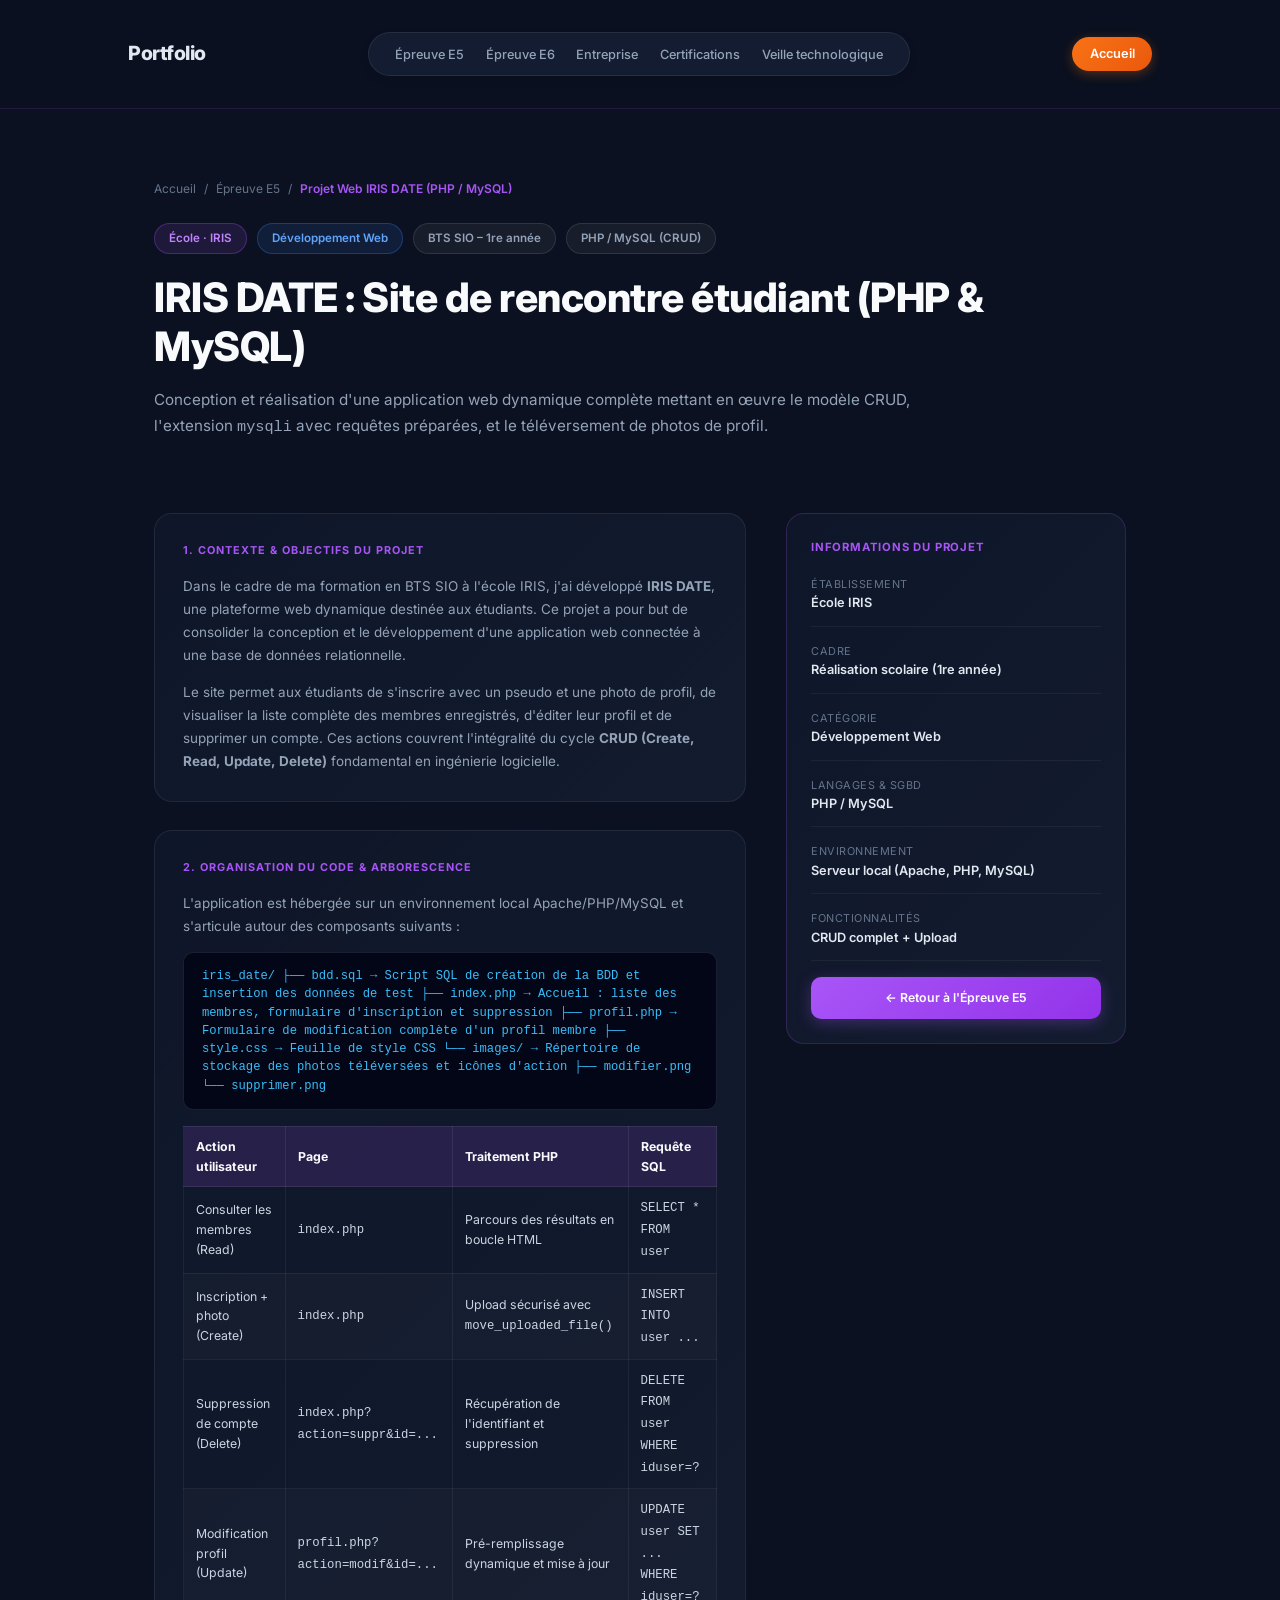
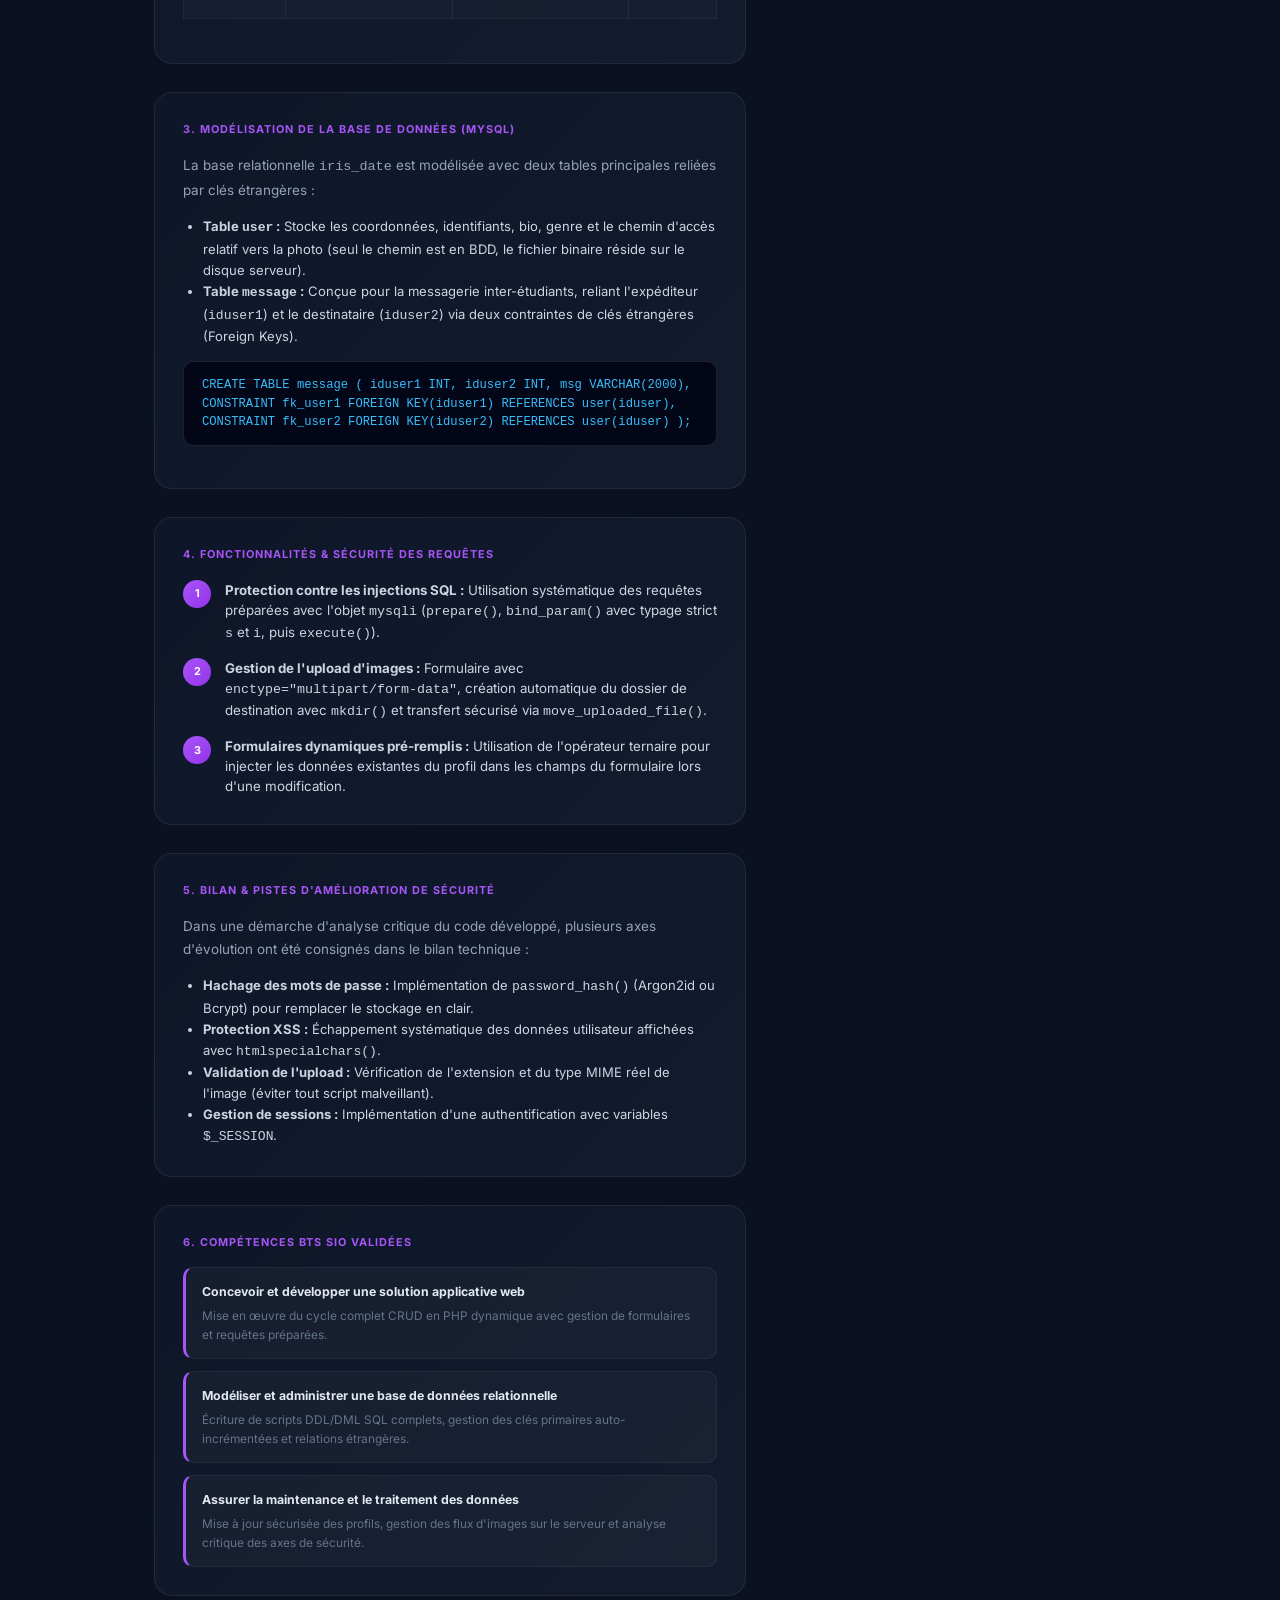
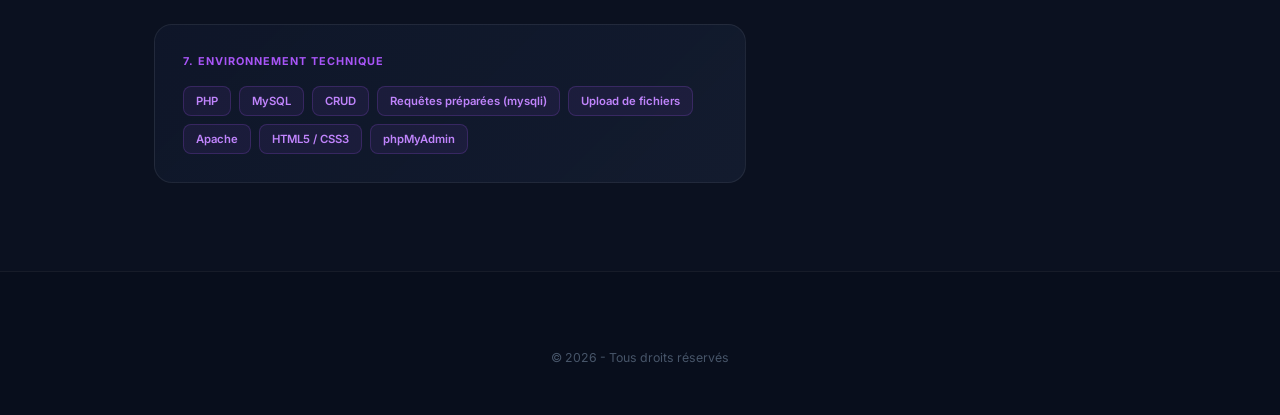
<file: projet-iris-date.html>
<!DOCTYPE html>
<html lang="fr">

<head>
  <meta charset="UTF-8">
  <meta name="viewport" content="width=device-width, initial-scale=1.0">
  <title>Projet IRIS DATE - Application Web PHP/MySQL | École IRIS | E5 Portfolio</title>
  <meta name="description" content="Développement d'une application web dynamique de rencontre étudiante en PHP et MySQL avec opérations CRUD complètes et gestion d'upload (BTS SIO, École IRIS).">
  <link rel="stylesheet" href="css/style.css">
  <style>
    html, body {
      background-color: #0b1120 !important;
      background: #0b1120 !important;
      color: #e2e8f0 !important;
      font-family: 'Inter', -apple-system, BlinkMacSystemFont, sans-serif;
    }
    header {
      background: rgba(11, 17, 32, 0.92) !important;
      border-bottom: 1px solid rgba(168, 85, 247, 0.15) !important;
      backdrop-filter: blur(14px);
    }
    .logo { color: #e2e8f0 !important; }
    .menu {
      background: rgba(21, 30, 50, 0.95) !important;
      border: 1px solid rgba(255,255,255,0.08) !important;
    }
    .menu a { color: #94a3b8 !important; }
    .menu a:hover { color: #a855f7 !important; }
    footer { background: #080e1c; border-top: 1px solid rgba(255,255,255,0.06); }

    :root {
      --accent: #a855f7;
      --accent-light: #c084fc;
      --accent-dark: #9333ea;
      --accent-orange: #f97316;
    }

    .proj-hero {
      padding: 70px 5% 40px;
      max-width: 1100px;
      margin: 0 auto;
    }
    .breadcrumb {
      display: flex;
      align-items: center;
      gap: 8px;
      font-size: 0.83rem;
      color: #64748b;
      margin-bottom: 25px;
    }
    .breadcrumb a { color: #64748b; text-decoration: none; transition: color 0.2s; }
    .breadcrumb a:hover { color: var(--accent); }
    .breadcrumb-active { color: var(--accent); font-weight: 600; }

    .proj-hero-badges { display: flex; flex-wrap: wrap; gap: 10px; margin-bottom: 20px; }
    .badge {
      display: inline-flex;
      align-items: center;
      gap: 6px;
      font-size: 0.8rem;
      font-weight: 600;
      padding: 5px 14px;
      border-radius: 20px;
    }
    .badge-purple { background: rgba(168,85,247,0.12); color: #c084fc; border: 1px solid rgba(168,85,247,0.3); }
    .badge-blue { background: rgba(59,130,246,0.12); color: #60a5fa; border: 1px solid rgba(59,130,246,0.3); }
    .badge-gray { background: rgba(255,255,255,0.05); color: #94a3b8; border: 1px solid rgba(255,255,255,0.1); }

    .proj-title {
      font-size: clamp(1.8rem, 4vw, 2.8rem);
      font-weight: 800;
      color: #f8fafc;
      line-height: 1.2;
      margin: 0 0 16px 0;
      letter-spacing: -0.5px;
    }
    .proj-subtitle {
      font-size: 1.05rem;
      color: #94a3b8;
      line-height: 1.7;
      max-width: 760px;
      margin: 0 0 32px 0;
    }

    .proj-content {
      max-width: 1100px;
      margin: 0 auto;
      padding: 0 5% 60px;
      display: grid;
      grid-template-columns: 1fr 340px;
      gap: 40px;
    }
    @media (max-width: 900px) { .proj-content { grid-template-columns: 1fr; } }

    .info-card {
      background: linear-gradient(135deg, rgba(15,23,42,0.9), rgba(21,30,50,0.8));
      border: 1px solid rgba(255,255,255,0.07);
      border-radius: 18px;
      padding: 28px;
      margin-bottom: 28px;
    }
    .info-card-title {
      font-size: 0.75rem;
      text-transform: uppercase;
      letter-spacing: 1px;
      color: var(--accent);
      font-weight: 700;
      margin-bottom: 16px;
      display: flex;
      align-items: center;
      gap: 8px;
    }
    .info-card p { color: #94a3b8; font-size: 0.93rem; line-height: 1.7; margin: 0 0 14px 0; }
    .info-card p:last-child { margin-bottom: 0; }

    .code-block {
      background: #020617;
      border: 1px solid rgba(255,255,255,0.1);
      border-radius: 10px;
      padding: 14px 18px;
      font-family: 'Fira Code', monospace;
      font-size: 0.84rem;
      color: #38bdf8;
      overflow-x: auto;
      margin: 14px 0;
      line-height: 1.5;
    }

    .table-custom {
      width: 100%;
      border-collapse: collapse;
      margin: 16px 0;
      font-size: 0.85rem;
    }
    .table-custom th {
      background: rgba(168,85,247,0.15);
      color: #f8fafc;
      text-align: left;
      padding: 10px 12px;
      border: 1px solid rgba(255,255,255,0.08);
    }
    .table-custom td {
      padding: 10px 12px;
      border: 1px solid rgba(255,255,255,0.06);
      color: #cbd5e1;
    }
    .table-custom tr:nth-child(even) {
      background: rgba(255,255,255,0.02);
    }

    .step-list { list-style: none; padding: 0; margin: 0; display: flex; flex-direction: column; gap: 14px; }
    .step-list li { display: flex; align-items: flex-start; gap: 14px; color: #cbd5e1; font-size: 0.92rem; line-height: 1.5; }
    .step-num {
      flex-shrink: 0;
      width: 28px;
      height: 28px;
      border-radius: 50%;
      background: linear-gradient(135deg, #a855f7, #9333ea);
      color: #fff;
      font-size: 0.75rem;
      font-weight: 700;
      display: flex;
      align-items: center;
      justify-content: center;
    }

    .comp-grid { display: flex; flex-direction: column; gap: 12px; }
    .comp-item {
      background: rgba(255,255,255,0.03);
      border: 1px solid rgba(255,255,255,0.06);
      border-left: 3px solid var(--accent);
      border-radius: 10px;
      padding: 14px 16px;
    }
    .comp-item-title { font-size: 0.85rem; font-weight: 700; color: #e2e8f0; margin-bottom: 4px; }
    .comp-item-desc { font-size: 0.82rem; color: #64748b; margin: 0; }

    .tech-tags { display: flex; flex-wrap: wrap; gap: 8px; }
    .tech-tag {
      background: rgba(168,85,247,0.08);
      border: 1px solid rgba(168,85,247,0.2);
      color: #c084fc;
      font-size: 0.78rem;
      font-weight: 600;
      padding: 5px 12px;
      border-radius: 8px;
    }

    /* SIDEBAR */
    .sidebar-card {
      background: linear-gradient(135deg, rgba(15,23,42,0.95), rgba(21,30,50,0.85));
      border: 1px solid rgba(168,85,247,0.2);
      border-radius: 18px;
      padding: 24px;
      position: sticky;
      top: 100px;
    }
    .sidebar-title {
      font-size: 0.78rem;
      text-transform: uppercase;
      letter-spacing: 0.8px;
      color: var(--accent);
      font-weight: 700;
      margin-bottom: 20px;
    }
    .sidebar-info-row {
      display: flex;
      align-items: center;
      gap: 12px;
      margin-bottom: 16px;
      padding-bottom: 12px;
      border-bottom: 1px solid rgba(255,255,255,0.05);
    }
    .sidebar-info-label { font-size: 0.75rem; color: #64748b; text-transform: uppercase; letter-spacing: 0.5px; }
    .sidebar-info-value { font-size: 0.88rem; font-weight: 600; color: #e2e8f0; }

    .btn-back {
      display: block;
      width: 100%;
      padding: 11px;
      background: linear-gradient(135deg, #a855f7, #9333ea);
      color: #fff;
      font-size: 0.85rem;
      font-weight: 600;
      text-align: center;
      text-decoration: none;
      border-radius: 10px;
      margin-top: 15px;
      transition: all 0.2s ease;
      box-shadow: 0 4px 15px rgba(168, 85, 247, 0.3);
    }
    .btn-back:hover {
      transform: translateY(-2px);
      box-shadow: 0 6px 20px rgba(168, 85, 247, 0.5);
      color: #fff;
    }
  </style>
</head>

<body>

  <header>
    <nav>
      <div class="logo"><a href="index.html" style="color: inherit; text-decoration: none;">Portfolio</a></div>
      <ul class="menu">
        <li><a href="epreuve-e5.html">Épreuve E5</a></li>
        <li><a href="epreuve-e6.html">Épreuve E6</a></li>
        <li><a href="entreprise.html">Entreprise</a></li>
        <li><a href="certifications.html">Certifications</a></li>
        <li><a href="veille-technologique.html">Veille technologique</a></li>
      </ul>
      <a href="index.html" class="btn-nav-accueil">Accueil</a>
    </nav>
  </header>

  <main>
    <div class="proj-hero">
      <div class="breadcrumb">
        <a href="index.html">Accueil</a>
        <span>/</span>
        <a href="epreuve-e5.html">Épreuve E5</a>
        <span>/</span>
        <span class="breadcrumb-active">Projet Web IRIS DATE (PHP / MySQL)</span>
      </div>

      <div class="proj-hero-badges">
        <span class="badge badge-purple">École · IRIS</span>
        <span class="badge badge-blue">Développement Web</span>
        <span class="badge badge-gray">BTS SIO – 1re année</span>
        <span class="badge badge-gray">PHP / MySQL (CRUD)</span>
      </div>

      <h1 class="proj-title">IRIS DATE : Site de rencontre étudiant (PHP &amp; MySQL)</h1>
      <p class="proj-subtitle">
        Conception et réalisation d'une application web dynamique complète mettant en œuvre le modèle CRUD, l'extension <code>mysqli</code> avec requêtes préparées, et le téléversement de photos de profil.
      </p>
    </div>

    <div class="proj-content">
      <div>

        <!-- 1. CONTEXTE & OBJECTIFS -->
        <div class="info-card">
          <div class="info-card-title">1. Contexte &amp; Objectifs du projet</div>
          <p>
            Dans le cadre de ma formation en BTS SIO à l'école IRIS, j'ai développé <strong>IRIS DATE</strong>, une plateforme web dynamique destinée aux étudiants. Ce projet a pour but de consolider la conception et le développement d'une application web connectée à une base de données relationnelle.
          </p>
          <p>
            Le site permet aux étudiants de s'inscrire avec un pseudo et une photo de profil, de visualiser la liste complète des membres enregistrés, d'éditer leur profil et de supprimer un compte. Ces actions couvrent l'intégralité du cycle <strong>CRUD (Create, Read, Update, Delete)</strong> fondamental en ingénierie logicielle.
          </p>
        </div>

        <!-- 2. ARCHITECTURE APPLICATIVE -->
        <div class="info-card">
          <div class="info-card-title">2. Organisation du code &amp; Arborescence</div>
          <p>
            L'application est hébergée sur un environnement local Apache/PHP/MySQL et s'articule autour des composants suivants :
          </p>
          <div class="code-block">
iris_date/
├── bdd.sql          → Script SQL de création de la BDD et insertion des données de test
├── index.php        → Accueil : liste des membres, formulaire d'inscription et suppression
├── profil.php       → Formulaire de modification complète d'un profil membre
├── style.css        → Feuille de style CSS
└── images/          → Répertoire de stockage des photos téléversées et icônes d'action
    ├── modifier.png
    └── supprimer.png
          </div>
          <table class="table-custom">
            <thead>
              <tr>
                <th>Action utilisateur</th>
                <th>Page</th>
                <th>Traitement PHP</th>
                <th>Requête SQL</th>
              </tr>
            </thead>
            <tbody>
              <tr>
                <td>Consulter les membres (Read)</td>
                <td><code>index.php</code></td>
                <td>Parcours des résultats en boucle HTML</td>
                <td><code>SELECT * FROM user</code></td>
              </tr>
              <tr>
                <td>Inscription + photo (Create)</td>
                <td><code>index.php</code></td>
                <td>Upload sécurisé avec <code>move_uploaded_file()</code></td>
                <td><code>INSERT INTO user ...</code></td>
              </tr>
              <tr>
                <td>Suppression de compte (Delete)</td>
                <td><code>index.php?action=suppr&amp;id=...</code></td>
                <td>Récupération de l'identifiant et suppression</td>
                <td><code>DELETE FROM user WHERE iduser=?</code></td>
              </tr>
              <tr>
                <td>Modification profil (Update)</td>
                <td><code>profil.php?action=modif&amp;id=...</code></td>
                <td>Pré-remplissage dynamique et mise à jour</td>
                <td><code>UPDATE user SET ... WHERE iduser=?</code></td>
              </tr>
            </tbody>
          </table>
        </div>

        <!-- 3. BASE DE DONNÉES -->
        <div class="info-card">
          <div class="info-card-title">3. Modélisation de la base de données (MySQL)</div>
          <p>
            La base relationnelle <code>iris_date</code> est modélisée avec deux tables principales reliées par clés étrangères :
          </p>
          <ul style="color: #cbd5e1; font-size: 0.9rem; line-height: 1.6; padding-left: 20px; margin: 0 0 14px 0;">
            <li><strong>Table <code>user</code> :</strong> Stocke les coordonnées, identifiants, bio, genre et le chemin d'accès relatif vers la photo (seul le chemin est en BDD, le fichier binaire réside sur le disque serveur).</li>
            <li><strong>Table <code>message</code> :</strong> Conçue pour la messagerie inter-étudiants, reliant l'expéditeur (<code>iduser1</code>) et le destinataire (<code>iduser2</code>) via deux contraintes de clés étrangères (Foreign Keys).</li>
          </ul>
          <div class="code-block">
CREATE TABLE message (
    iduser1 INT,
    iduser2 INT,
    msg VARCHAR(2000),
    CONSTRAINT fk_user1 FOREIGN KEY(iduser1) REFERENCES user(iduser),
    CONSTRAINT fk_user2 FOREIGN KEY(iduser2) REFERENCES user(iduser)
);
          </div>
        </div>

        <!-- 4. FONCTIONNALITÉS CLÉS -->
        <div class="info-card">
          <div class="info-card-title">4. Fonctionnalités &amp; Sécurité des requêtes</div>
          <ul class="step-list">
            <li>
              <div class="step-num">1</div>
              <div>
                <strong>Protection contre les injections SQL :</strong> Utilisation systématique des requêtes préparées avec l'objet <code>mysqli</code> (<code>prepare()</code>, <code>bind_param()</code> avec typage strict <code>s</code> et <code>i</code>, puis <code>execute()</code>).
              </div>
            </li>
            <li>
              <div class="step-num">2</div>
              <div>
                <strong>Gestion de l'upload d'images :</strong> Formulaire avec <code>enctype="multipart/form-data"</code>, création automatique du dossier de destination avec <code>mkdir()</code> et transfert sécurisé via <code>move_uploaded_file()</code>.
              </div>
            </li>
            <li>
              <div class="step-num">3</div>
              <div>
                <strong>Formulaires dynamiques pré-remplis :</strong> Utilisation de l'opérateur ternaire pour injecter les données existantes du profil dans les champs du formulaire lors d'une modification.
              </div>
            </li>
          </ul>
        </div>

        <!-- 5. BILAN & AXES D'ÉVOLUTION -->
        <div class="info-card">
          <div class="info-card-title">5. Bilan &amp; Pistes d'amélioration de sécurité</div>
          <p>
            Dans une démarche d'analyse critique du code développé, plusieurs axes d'évolution ont été consignés dans le bilan technique :
          </p>
          <ul style="color: #cbd5e1; font-size: 0.9rem; line-height: 1.6; padding-left: 20px; margin: 0;">
            <li><strong>Hachage des mots de passe :</strong> Implémentation de <code>password_hash()</code> (Argon2id ou Bcrypt) pour remplacer le stockage en clair.</li>
            <li><strong>Protection XSS :</strong> Échappement systématique des données utilisateur affichées avec <code>htmlspecialchars()</code>.</li>
            <li><strong>Validation de l'upload :</strong> Vérification de l'extension et du type MIME réel de l'image (éviter tout script malveillant).</li>
            <li><strong>Gestion de sessions :</strong> Implémentation d'une authentification avec variables <code>$_SESSION</code>.</li>
          </ul>
        </div>

        <!-- 6. COMPÉTENCES VALIDÉES -->
        <div class="info-card">
          <div class="info-card-title">6. Compétences BTS SIO validées</div>
          <div class="comp-grid">
            <div class="comp-item">
              <div class="comp-item-title">Concevoir et développer une solution applicative web</div>
              <div class="comp-item-desc">Mise en œuvre du cycle complet CRUD en PHP dynamique avec gestion de formulaires et requêtes préparées.</div>
            </div>
            <div class="comp-item">
              <div class="comp-item-title">Modéliser et administrer une base de données relationnelle</div>
              <div class="comp-item-desc">Écriture de scripts DDL/DML SQL complets, gestion des clés primaires auto-incrémentées et relations étrangères.</div>
            </div>
            <div class="comp-item">
              <div class="comp-item-title">Assurer la maintenance et le traitement des données</div>
              <div class="comp-item-desc">Mise à jour sécurisée des profils, gestion des flux d'images sur le serveur et analyse critique des axes de sécurité.</div>
            </div>
          </div>
        </div>

        <!-- 7. ENVIRONNEMENT TECHNIQUE -->
        <div class="info-card">
          <div class="info-card-title">7. Environnement technique</div>
          <div class="tech-tags">
            <span class="tech-tag">PHP</span>
            <span class="tech-tag">MySQL</span>
            <span class="tech-tag">CRUD</span>
            <span class="tech-tag">Requêtes préparées (mysqli)</span>
            <span class="tech-tag">Upload de fichiers</span>
            <span class="tech-tag">Apache</span>
            <span class="tech-tag">HTML5 / CSS3</span>
            <span class="tech-tag">phpMyAdmin</span>
          </div>
        </div>

      </div>

      <!-- SIDEBAR -->
      <div>
        <div class="sidebar-card">
          <div class="sidebar-title">Informations du projet</div>

          <div class="sidebar-info-row">
            <div>
              <div class="sidebar-info-label">Établissement</div>
              <div class="sidebar-info-value">École IRIS</div>
            </div>
          </div>

          <div class="sidebar-info-row">
            <div>
              <div class="sidebar-info-label">Cadre</div>
              <div class="sidebar-info-value">Réalisation scolaire (1re année)</div>
            </div>
          </div>

          <div class="sidebar-info-row">
            <div>
              <div class="sidebar-info-label">Catégorie</div>
              <div class="sidebar-info-value">Développement Web</div>
            </div>
          </div>

          <div class="sidebar-info-row">
            <div>
              <div class="sidebar-info-label">Langages &amp; SGBD</div>
              <div class="sidebar-info-value">PHP / MySQL</div>
            </div>
          </div>

          <div class="sidebar-info-row">
            <div>
              <div class="sidebar-info-label">Environnement</div>
              <div class="sidebar-info-value">Serveur local (Apache, PHP, MySQL)</div>
            </div>
          </div>

          <div class="sidebar-info-row">
            <div>
              <div class="sidebar-info-label">Fonctionnalités</div>
              <div class="sidebar-info-value">CRUD complet + Upload</div>
            </div>
          </div>

          <a href="epreuve-e5.html" class="btn-back">
            &larr; Retour à l'Épreuve E5
          </a>
        </div>
      </div>
    </div>
  </main>

  <footer>
    <p style="text-align:center; padding: 20px; color: #475569;">&copy; 2026 - Tous droits réservés</p>
  </footer>

</body>

</html>
</file>
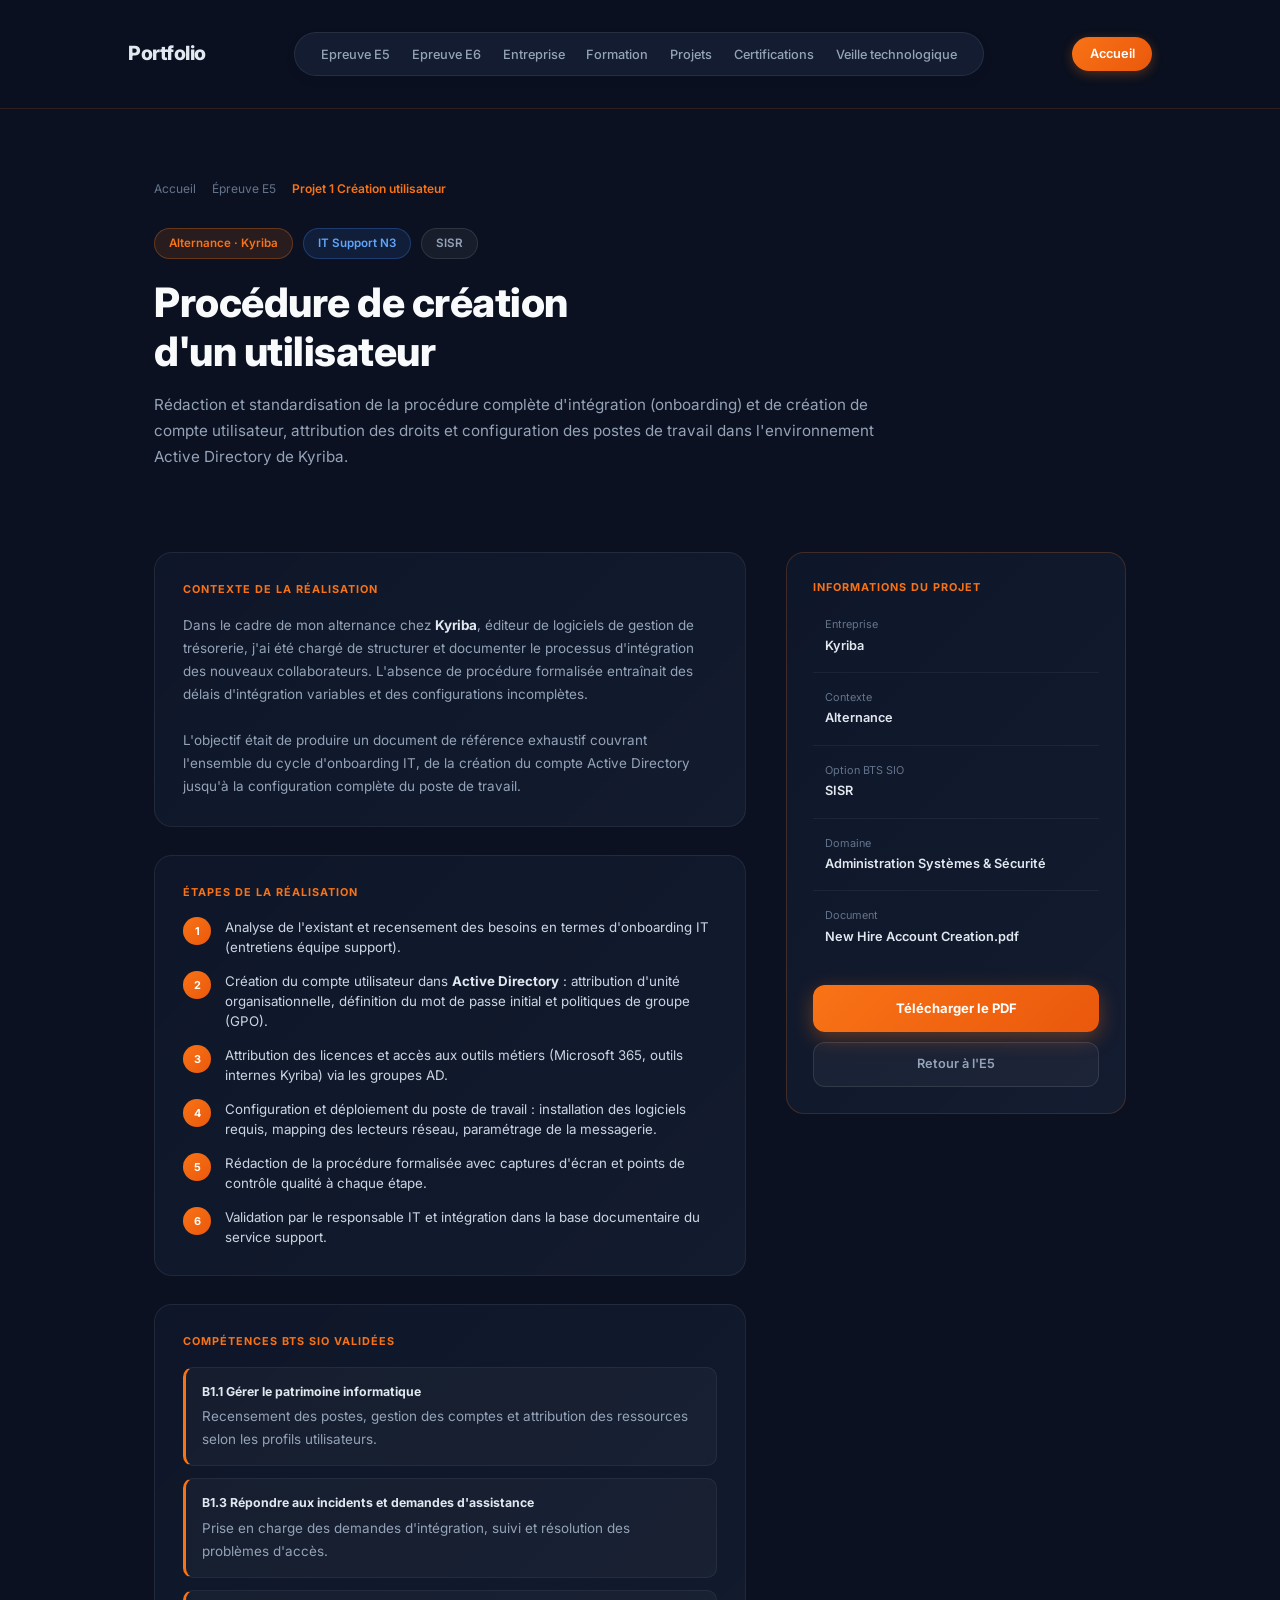
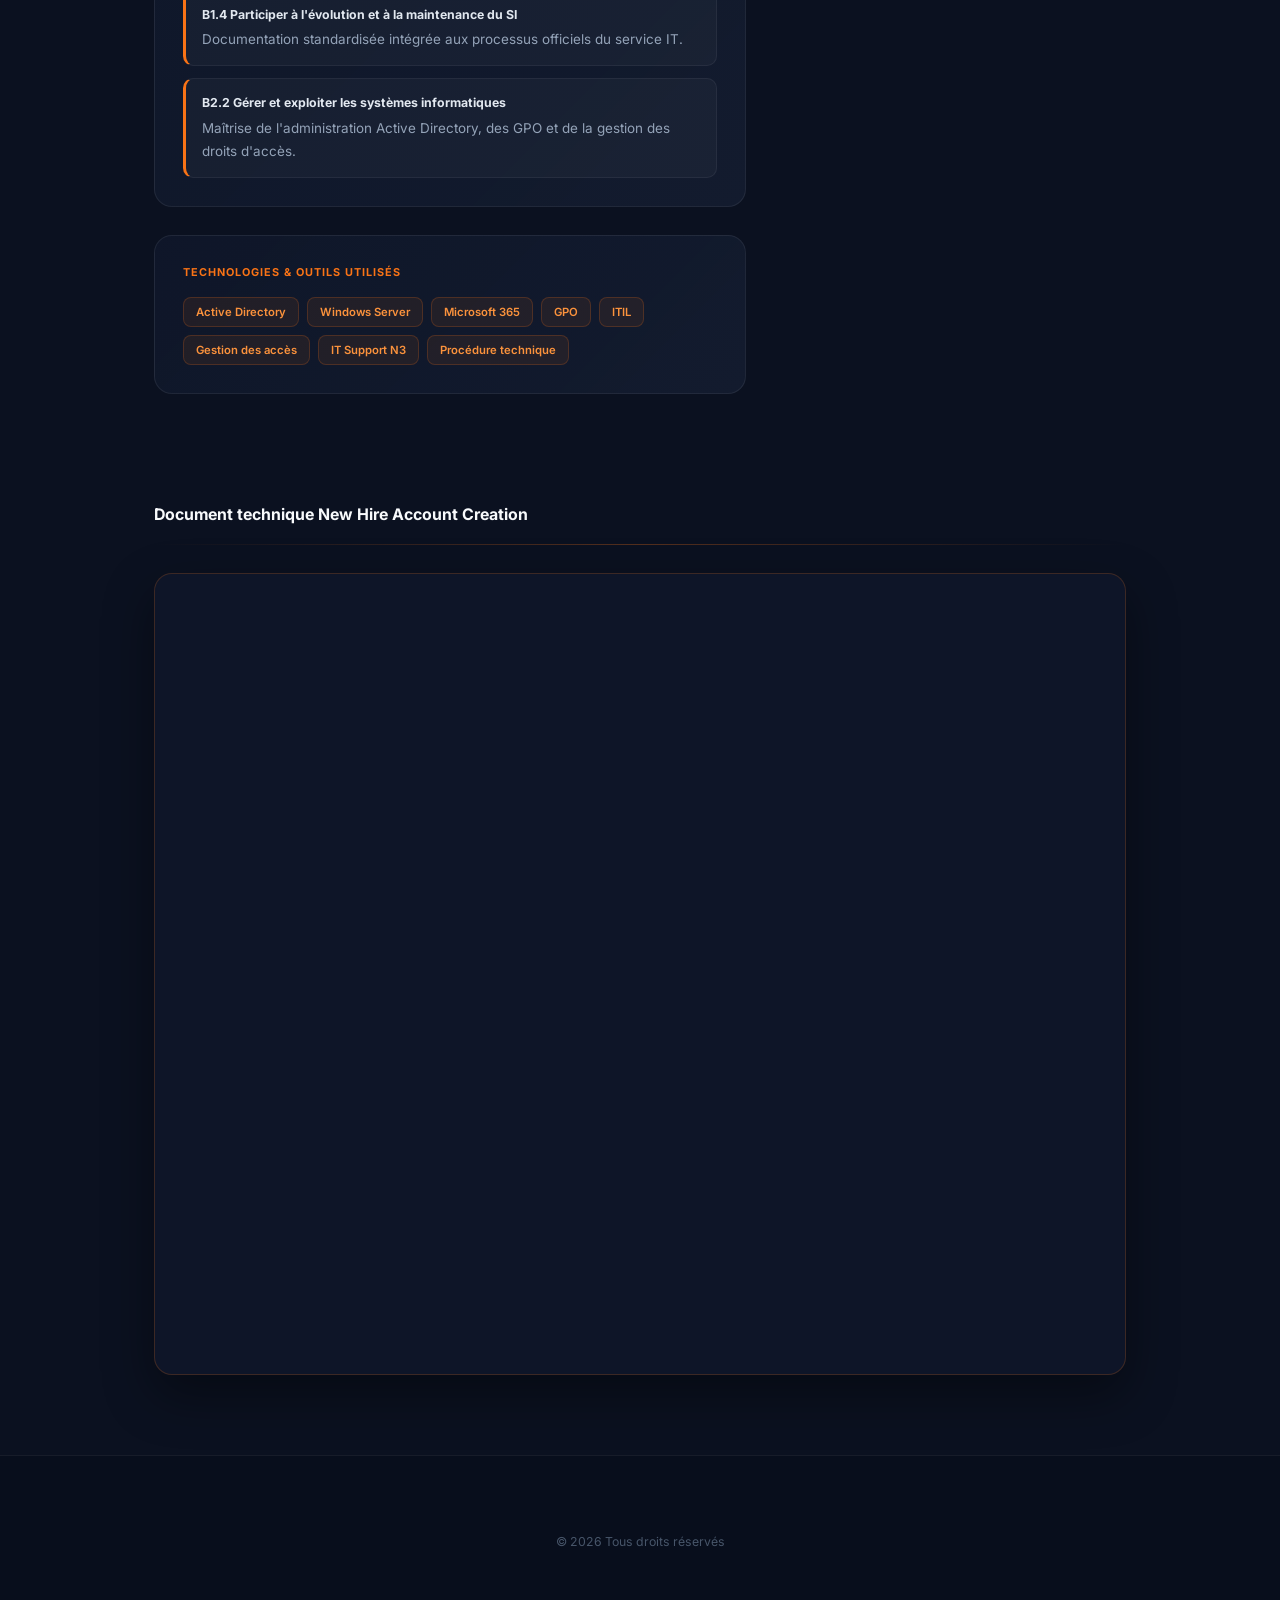
<file: projet-kyriba-utilisateur.html>
﻿<!DOCTYPE html>
<html lang="fr">

<head>
 <meta charset="UTF-8">
 <meta name="viewport" content="width=device-width, initial-scale=1.0">
 <title>Projet 1 Procédure création utilisateur | Kyriba | E5 Portfolio</title>
 <meta name="description" content="Fiche de réalisation professionnelle Procédure d'onboarding et création de compte utilisateur chez Kyriba (BTS SIO SISR).">
 <link rel="stylesheet" href="css/style.css">
 <style>
 html, body {
 background-color: #0b1120 !important;
 background: #0b1120 !important;
 color: #e2e8f0 !important;
 font-family: 'Inter', -apple-system, BlinkMacSystemFont, sans-serif;
 }
 header {
 background: rgba(11, 17, 32, 0.92) !important;
 border-bottom: 1px solid rgba(249, 115, 22, 0.15) !important;
 backdrop-filter: blur(14px);
 }
 .logo { color: #e2e8f0 !important; }
 .menu {
 background: rgba(21, 30, 50, 0.95) !important;
 border: 1px solid rgba(255,255,255,0.08) !important;
 }
 .menu a { color: #94a3b8 !important; }
 .menu a:hover { color: #f97316 !important; }
 footer { background: #080e1c; border-top: 1px solid rgba(255,255,255,0.06); }

 .proj-hero {
 padding: 70px 5% 50px;
 max-width: 1100px;
 margin: 0 auto;
 }
 .breadcrumb {
 display: flex;
 align-items: center;
 gap: 8px;
 font-size: 0.83rem;
 color: #64748b;
 margin-bottom: 30px;
 }
 .breadcrumb a { color: #64748b; text-decoration: none; transition: color 0.2s; }
 .breadcrumb a:hover { color: #f97316; }
 .breadcrumb span { color: #f97316; font-weight: 600; }

 .proj-hero-badges { display: flex; flex-wrap: wrap; gap: 10px; margin-bottom: 20px; }
 .badge {
 display: inline-flex;
 align-items: center;
 gap: 6px;
 font-size: 0.8rem;
 font-weight: 600;
 padding: 5px 14px;
 border-radius: 20px;
 }
 .badge-orange { background: rgba(249,115,22,0.12); color: #f97316; border: 1px solid rgba(249,115,22,0.3); }
 .badge-blue { background: rgba(59,130,246,0.12); color: #60a5fa; border: 1px solid rgba(59,130,246,0.3); }
 .badge-gray { background: rgba(255,255,255,0.05); color: #94a3b8; border: 1px solid rgba(255,255,255,0.1); }

 .proj-title {
 font-size: clamp(1.8rem, 4vw, 2.8rem);
 font-weight: 800;
 color: #f8fafc;
 line-height: 1.2;
 margin: 0 0 16px 0;
 letter-spacing: -0.5px;
 }
 .proj-subtitle {
 font-size: 1.05rem;
 color: #94a3b8;
 line-height: 1.7;
 max-width: 720px;
 margin: 0 0 32px 0;
 }

 .proj-content {
 max-width: 1100px;
 margin: 0 auto;
 padding: 0 5% 80px;
 display: grid;
 grid-template-columns: 1fr 340px;
 gap: 40px;
 }
 @media (max-width: 900px) { .proj-content { grid-template-columns: 1fr; } }

 .info-card {
 background: linear-gradient(135deg, rgba(15,23,42,0.9), rgba(21,30,50,0.8));
 border: 1px solid rgba(255,255,255,0.07);
 border-radius: 18px;
 padding: 28px;
 margin-bottom: 28px;
 }
 .info-card-title {
 font-size: 0.75rem;
 text-transform: uppercase;
 letter-spacing: 1px;
 color: #f97316;
 font-weight: 700;
 margin-bottom: 16px;
 display: flex;
 align-items: center;
 gap: 8px;
 }
 .info-card p { color: #94a3b8; font-size: 0.93rem; line-height: 1.7; margin: 0; }

 .step-list { list-style: none; padding: 0; margin: 0; display: flex; flex-direction: column; gap: 14px; }
 .step-list li { display: flex; align-items: flex-start; gap: 14px; color: #cbd5e1; font-size: 0.92rem; line-height: 1.5; }
 .step-num {
 flex-shrink: 0;
 width: 28px;
 height: 28px;
 border-radius: 50%;
 background: linear-gradient(135deg, #f97316, #ea580c);
 color: #fff;
 font-size: 0.75rem;
 font-weight: 700;
 display: flex;
 align-items: center;
 justify-content: center;
 }

 .comp-grid { display: flex; flex-direction: column; gap: 12px; }
 .comp-item {
 background: rgba(255,255,255,0.03);
 border: 1px solid rgba(255,255,255,0.06);
 border-left: 3px solid #f97316;
 border-radius: 10px;
 padding: 14px 16px;
 }
 .comp-item-title { font-size: 0.85rem; font-weight: 700; color: #e2e8f0; margin-bottom: 4px; }
 .comp-item-desc { font-size: 0.82rem; color: #64748b; margin: 0; }

 .tech-tags { display: flex; flex-wrap: wrap; gap: 8px; }
 .tech-tag {
 background: rgba(249,115,22,0.08);
 border: 1px solid rgba(249,115,22,0.2);
 color: #fb923c;
 font-size: 0.78rem;
 font-weight: 600;
 padding: 5px 12px;
 border-radius: 8px;
 }

 .sidebar-card {
 background: linear-gradient(135deg, rgba(15,23,42,0.95), rgba(21,30,50,0.9));
 border: 1px solid rgba(249,115,22,0.2);
 border-radius: 18px;
 padding: 26px;
 position: sticky;
 top: 90px;
 height: fit-content;
 }
 .sidebar-title { font-size: 0.75rem; text-transform: uppercase; letter-spacing: 1px; color: #f97316; font-weight: 700; margin-bottom: 20px; }
 .sidebar-info-row { display: flex; align-items: flex-start; gap: 12px; margin-bottom: 16px; padding-bottom: 16px; border-bottom: 1px solid rgba(255,255,255,0.05); }
 .sidebar-info-row:last-of-type { border-bottom: none; }
 .sidebar-icon { font-size: 1.1rem; flex-shrink: 0; margin-top: 2px; }
 .sidebar-info-label { font-size: 0.75rem; color: #64748b; margin-bottom: 2px; }
 .sidebar-info-value { font-size: 0.88rem; color: #e2e8f0; font-weight: 600; }

 .btn-pdf {
 display: flex;
 align-items: center;
 justify-content: center;
 gap: 10px;
 width: 100%;
 padding: 13px 20px;
 background: linear-gradient(135deg, #f97316, #ea580c);
 color: #fff;
 font-weight: 700;
 font-size: 0.9rem;
 border-radius: 12px;
 text-decoration: none;
 margin-top: 22px;
 transition: all 0.3s ease;
 box-shadow: 0 6px 20px rgba(249,115,22,0.35);
 }
 .btn-pdf:hover { transform: translateY(-2px); box-shadow: 0 10px 28px rgba(249,115,22,0.5); color: #fff; }
 .btn-back {
 display: flex;
 align-items: center;
 justify-content: center;
 gap: 8px;
 width: 100%;
 padding: 11px 20px;
 background: rgba(255,255,255,0.04);
 border: 1px solid rgba(255,255,255,0.1);
 color: #94a3b8;
 font-weight: 600;
 font-size: 0.88rem;
 border-radius: 12px;
 text-decoration: none;
 margin-top: 10px;
 transition: all 0.3s ease;
 }
 .btn-back:hover { background: rgba(168,85,247,0.1); border-color: rgba(168,85,247,0.3); color: #c084fc; }

 .pdf-section { max-width: 1100px; margin: 0 auto; padding: 0 5% 80px; }
 .pdf-section-title { font-size: 1.1rem; font-weight: 700; color: #f8fafc; margin-bottom: 16px; display: flex; align-items: center; gap: 10px; }
 .section-divider { width: 100%; height: 1px; background: linear-gradient(90deg, transparent, rgba(249,115,22,0.3), transparent); margin: 0 0 28px; }
 .pdf-embed-wrapper {
 background: rgba(15,23,42,0.9);
 border: 1px solid rgba(249,115,22,0.2);
 border-radius: 18px;
 overflow: hidden;
 box-shadow: 0 20px 50px rgba(0,0,0,0.4);
 }
 .pdf-embed-wrapper iframe { width: 100%; height: 800px; border: none; display: block; }
 </style>
</head>

<body>
 <header>
 <nav>
 <div class="logo"><a href="index.html" style="color: inherit; text-decoration: none;">Portfolio</a></div>
 <ul class="menu">
 <li><a href="epreuve-e5.html">Epreuve E5</a></li>
 <li><a href="epreuve-e6.html">Epreuve E6</a></li>
            <li><a href="entreprise.html">Entreprise</a></li>
 <li><a href="index.html#Formation">Formation</a></li>
 <li><a href="documentation/Tableau%20de%20synth%C3%A8se%20E5.xlsx" target="_blank">Projets</a></li>
 <li><a href="documentation/MOOC Secnum.pdf" target="_blank">Certifications</a></li>
 <li><a href="veille-technologique.html">Veille technologique</a></li>
 </ul>
            <a href="index.html" class="btn-nav-accueil">Accueil</a>
            </nav>
 </header>

 <!-- HERO -->
 <section class="proj-hero">
 <div class="breadcrumb">
 <a href="index.html">Accueil</a>
 <span></span>
 <a href="epreuve-e5.html">Épreuve E5</a>
 <span></span>
 <span>Projet 1 Création utilisateur</span>
 </div>

 <div class="proj-hero-badges">
 <span class="badge badge-orange"> Alternance · Kyriba</span>
 <span class="badge badge-blue"> IT Support N3</span>
 <span class="badge badge-gray">SISR</span>
 </div>

 <h1 class="proj-title">Procédure de création<br>d'un utilisateur</h1>
 <p class="proj-subtitle">
 Rédaction et standardisation de la procédure complète d'intégration (onboarding) et de création de compte utilisateur, attribution des droits et configuration des postes de travail dans l'environnement Active Directory de Kyriba.
 </p>
 </section>

 <!-- CONTENT + SIDEBAR -->
 <div class="proj-content">
 <div>
 <!-- Contexte -->
 <div class="info-card">
 <div class="info-card-title"> Contexte de la réalisation</div>
 <p>
 Dans le cadre de mon alternance chez <strong style="color:#e2e8f0;">Kyriba</strong>, éditeur de logiciels de gestion de trésorerie, j'ai été chargé de structurer et documenter le processus d'intégration des nouveaux collaborateurs. L'absence de procédure formalisée entraînait des délais d'intégration variables et des configurations incomplètes.
 <br><br>
 L'objectif était de produire un document de référence exhaustif couvrant l'ensemble du cycle d'onboarding IT, de la création du compte Active Directory jusqu'à la configuration complète du poste de travail.
 </p>
 </div>

 <!-- Étapes -->
 <div class="info-card">
 <div class="info-card-title"> Étapes de la réalisation</div>
 <ul class="step-list">
 <li>
 <span class="step-num">1</span>
 <div>Analyse de l'existant et recensement des besoins en termes d'onboarding IT (entretiens équipe support).</div>
 </li>
 <li>
 <span class="step-num">2</span>
 <div>Création du compte utilisateur dans <strong style="color:#e2e8f0;">Active Directory</strong> : attribution d'unité organisationnelle, définition du mot de passe initial et politiques de groupe (GPO).</div>
 </li>
 <li>
 <span class="step-num">3</span>
 <div>Attribution des licences et accès aux outils métiers (Microsoft 365, outils internes Kyriba) via les groupes AD.</div>
 </li>
 <li>
 <span class="step-num">4</span>
 <div>Configuration et déploiement du poste de travail : installation des logiciels requis, mapping des lecteurs réseau, paramétrage de la messagerie.</div>
 </li>
 <li>
 <span class="step-num">5</span>
 <div>Rédaction de la procédure formalisée avec captures d'écran et points de contrôle qualité à chaque étape.</div>
 </li>
 <li>
 <span class="step-num">6</span>
 <div>Validation par le responsable IT et intégration dans la base documentaire du service support.</div>
 </li>
 </ul>
 </div>

 <!-- Compétences -->
 <div class="info-card">
 <div class="info-card-title"> Compétences BTS SIO validées</div>
 <div class="comp-grid">
 <div class="comp-item">
 <div class="comp-item-title">B1.1 Gérer le patrimoine informatique</div>
 <p class="comp-item-desc">Recensement des postes, gestion des comptes et attribution des ressources selon les profils utilisateurs.</p>
 </div>
 <div class="comp-item">
 <div class="comp-item-title">B1.3 Répondre aux incidents et demandes d'assistance</div>
 <p class="comp-item-desc">Prise en charge des demandes d'intégration, suivi et résolution des problèmes d'accès.</p>
 </div>
 <div class="comp-item">
 <div class="comp-item-title">B1.4 Participer à l'évolution et à la maintenance du SI</div>
 <p class="comp-item-desc">Documentation standardisée intégrée aux processus officiels du service IT.</p>
 </div>
 <div class="comp-item">
 <div class="comp-item-title">B2.2 Gérer et exploiter les systèmes informatiques</div>
 <p class="comp-item-desc">Maîtrise de l'administration Active Directory, des GPO et de la gestion des droits d'accès.</p>
 </div>
 </div>
 </div>

 <!-- Technologies -->
 <div class="info-card">
 <div class="info-card-title"> Technologies &amp; outils utilisés</div>
 <div class="tech-tags">
 <span class="tech-tag">Active Directory</span>
 <span class="tech-tag">Windows Server</span>
 <span class="tech-tag">Microsoft 365</span>
 <span class="tech-tag">GPO</span>
 <span class="tech-tag">ITIL</span>
 <span class="tech-tag">Gestion des accès</span>
 <span class="tech-tag">IT Support N3</span>
 <span class="tech-tag">Procédure technique</span>
 </div>
 </div>
 </div>

 <!-- SIDEBAR -->
 <div>
 <div class="sidebar-card">
 <div class="sidebar-title"> Informations du projet</div>

 <div class="sidebar-info-row">
 <span class="sidebar-icon"></span>
 <div>
 <div class="sidebar-info-label">Entreprise</div>
 <div class="sidebar-info-value">Kyriba</div>
 </div>
 </div>
 <div class="sidebar-info-row">
 <span class="sidebar-icon"></span>
 <div>
 <div class="sidebar-info-label">Contexte</div>
 <div class="sidebar-info-value">Alternance</div>
 </div>
 </div>
 <div class="sidebar-info-row">
 <span class="sidebar-icon"></span>
 <div>
 <div class="sidebar-info-label">Option BTS SIO</div>
 <div class="sidebar-info-value">SISR</div>
 </div>
 </div>
 <div class="sidebar-info-row">
 <span class="sidebar-icon"></span>
 <div>
 <div class="sidebar-info-label">Domaine</div>
 <div class="sidebar-info-value">Administration Systèmes &amp; Sécurité</div>
 </div>
 </div>
 <div class="sidebar-info-row">
 <span class="sidebar-icon"></span>
 <div>
 <div class="sidebar-info-label">Document</div>
 <div class="sidebar-info-value">New Hire Account Creation.pdf</div>
 </div>
 </div>

 <a href="documentation/New Hire Account Creation.pdf" target="_blank" class="btn-pdf">
 Télécharger le PDF
 </a>
 <a href="epreuve-e5.html" class="btn-back">
 Retour à l'E5
 </a>
 </div>
 </div>
 </div>

 <!-- PDF EMBED -->
 <div class="pdf-section">
 <div class="pdf-section-title"> Document technique New Hire Account Creation</div>
 <div class="section-divider"></div>
 <div class="pdf-embed-wrapper">
 <iframe
 src="documentation/New Hire Account Creation.pdf"
 title="Procédure création utilisateur Kyriba"
 loading="lazy">
 <p>Votre navigateur ne supporte pas l'affichage PDF intégré.
 <a href="documentation/New Hire Account Creation.pdf" target="_blank">Téléchargez le document</a>.
 </p>
 </iframe>
 </div>
 </div>

 <footer>
 <p style="text-align:center; padding: 20px; color: #475569;">© 2026 Tous droits réservés</p>
 </footer>
</body>
</html>
</file>
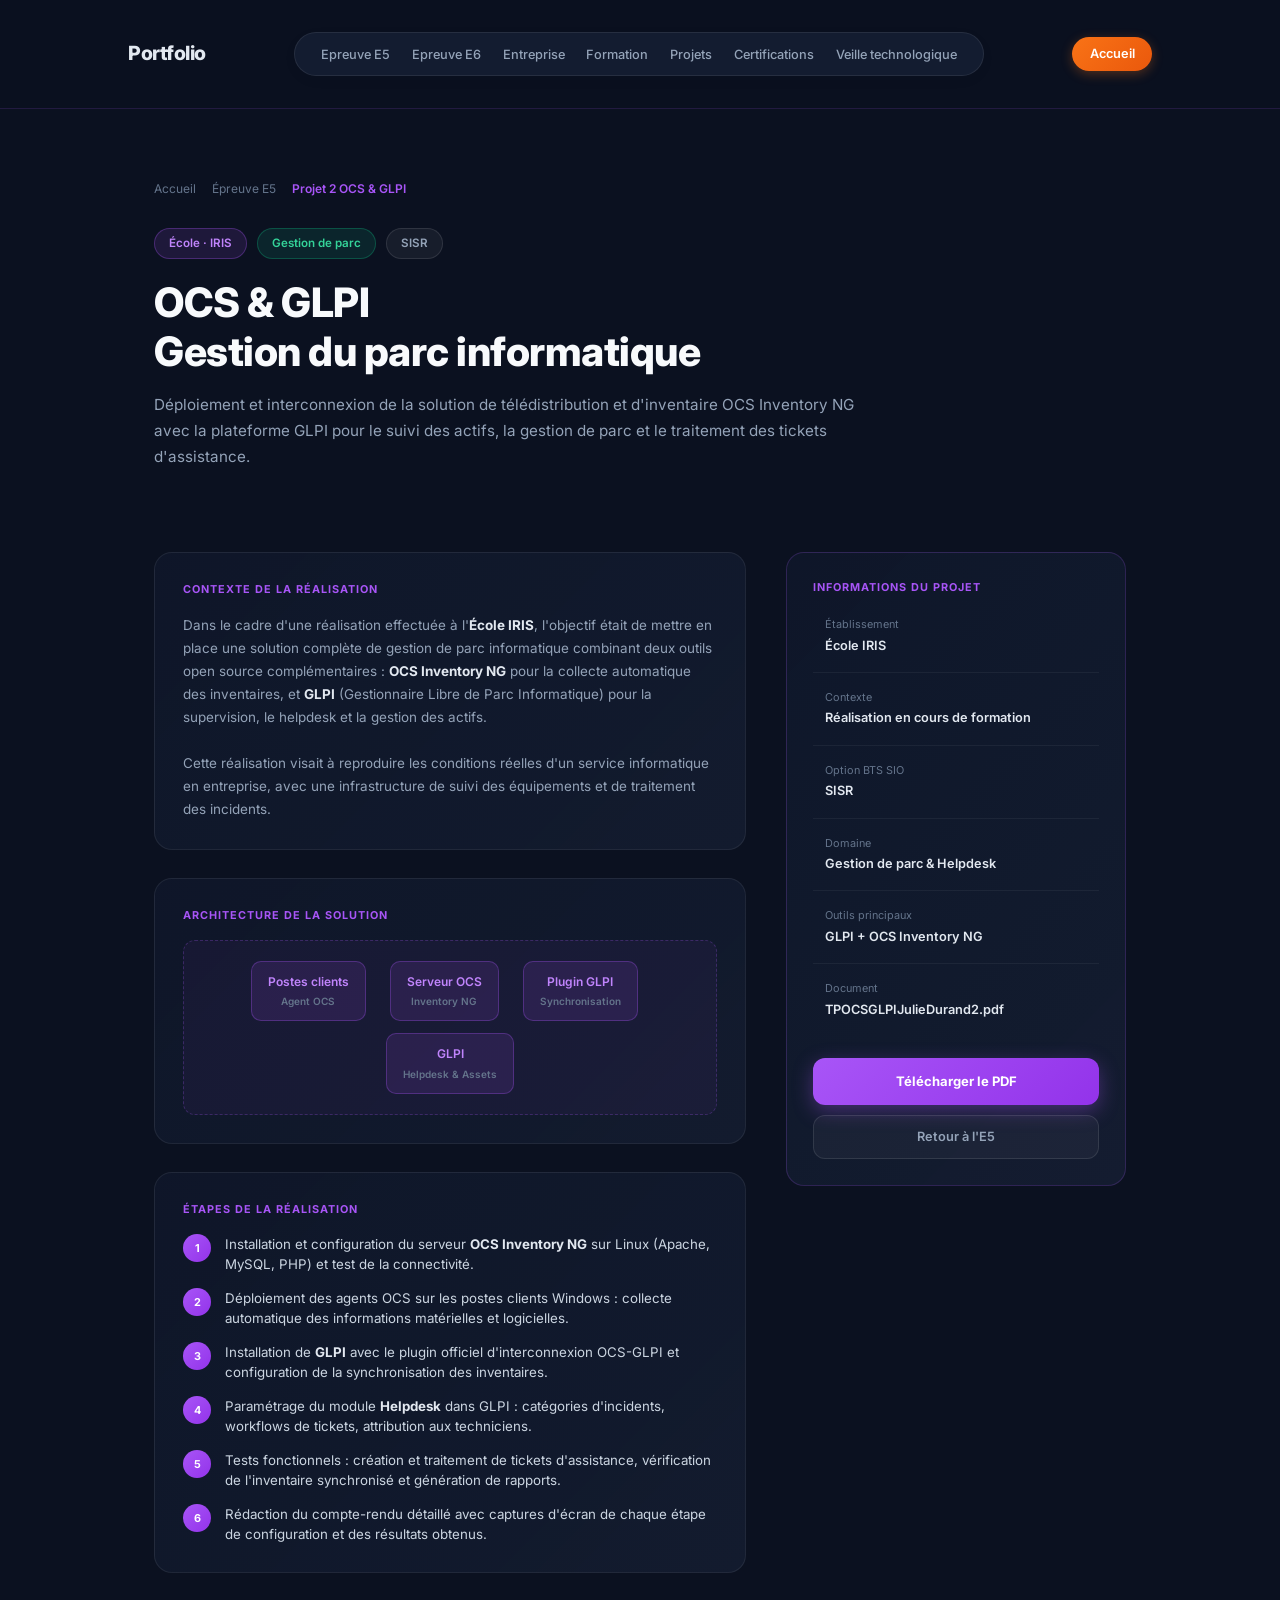
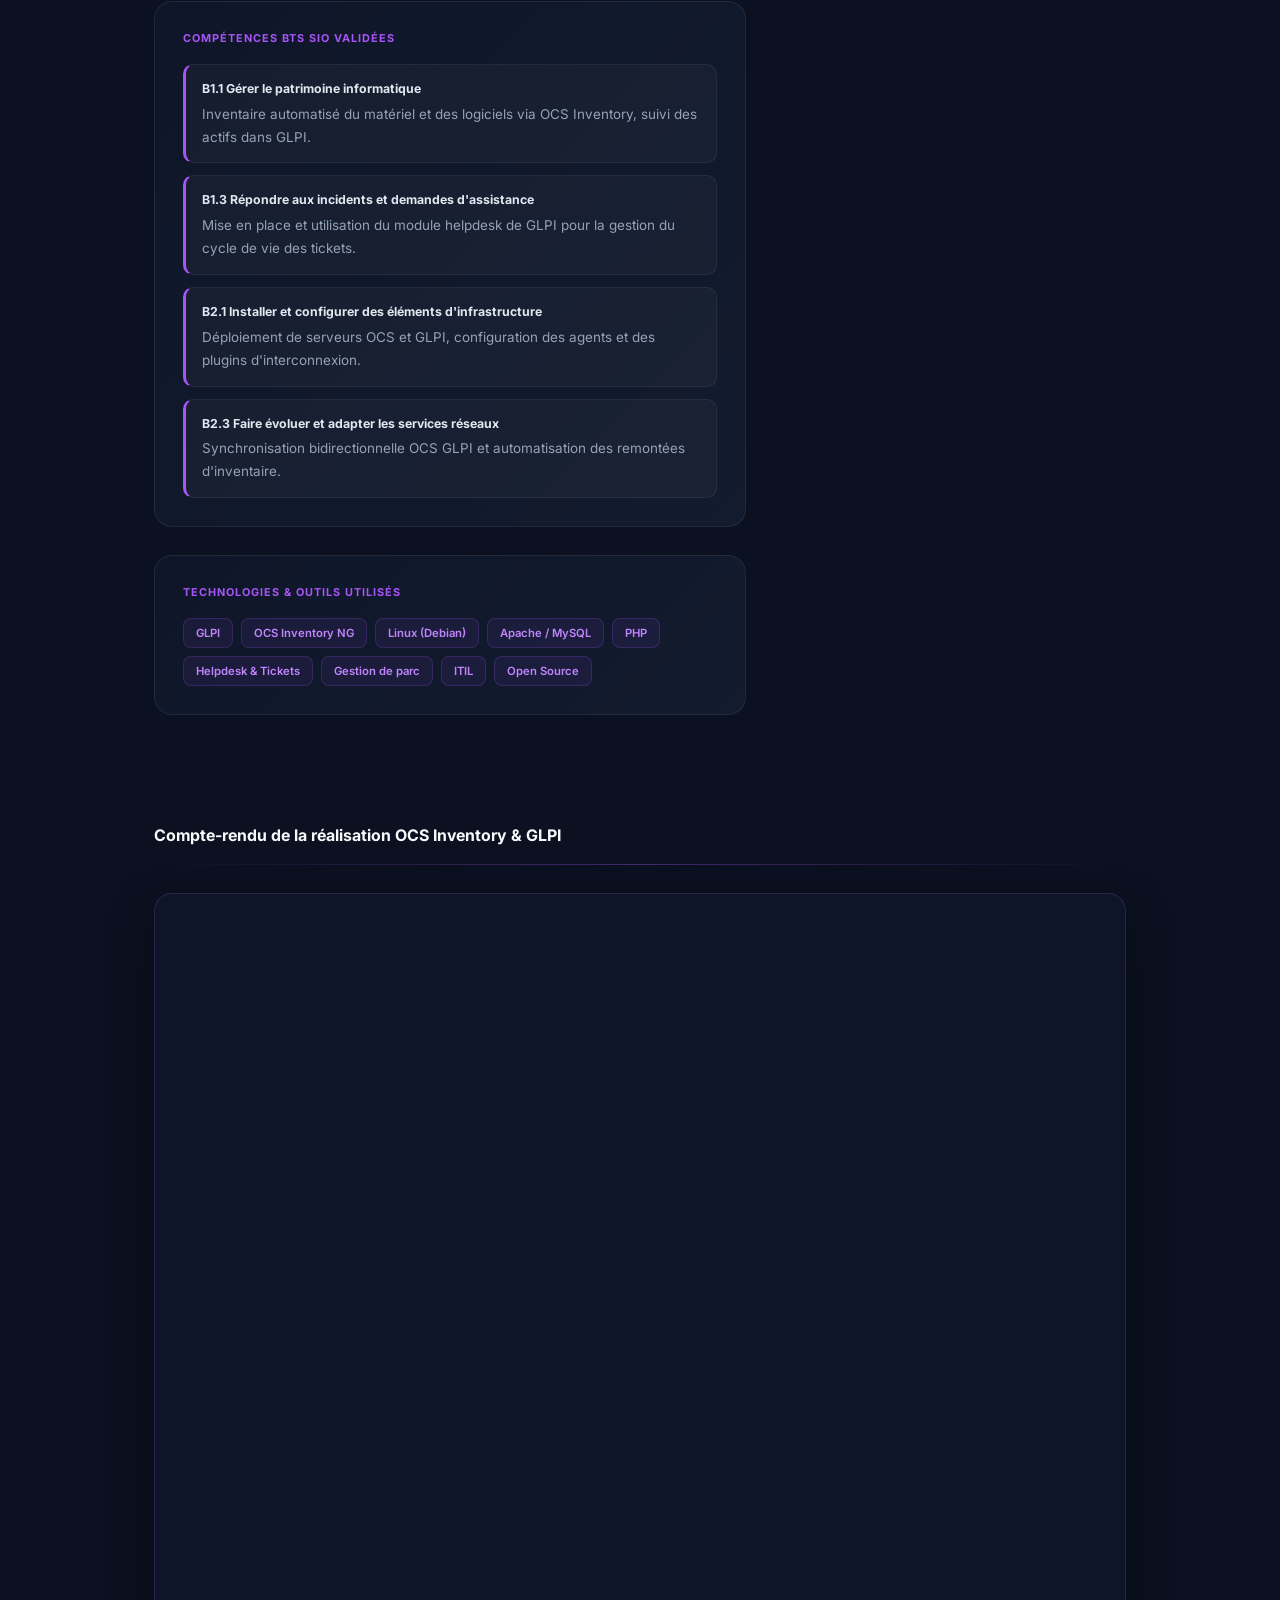
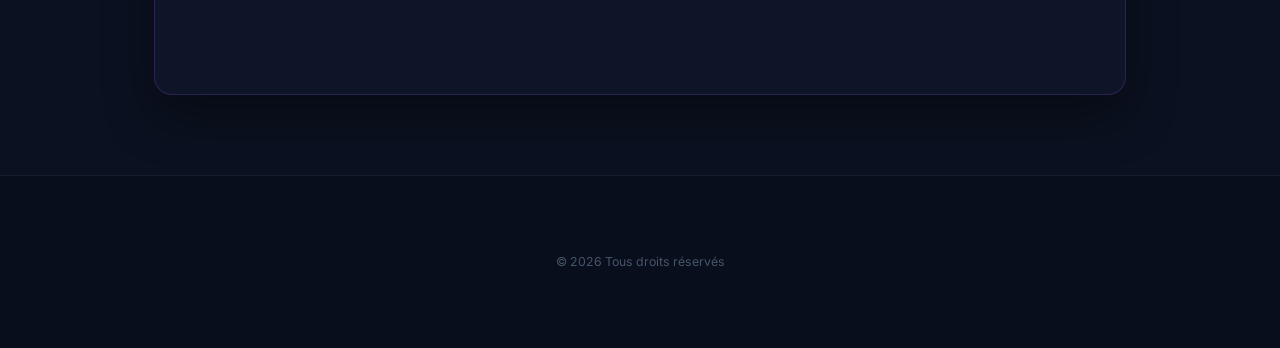
<file: projet-ocs-glpi.html>
﻿<!DOCTYPE html>
<html lang="fr">

<head>
 <meta charset="UTF-8">
 <meta name="viewport" content="width=device-width, initial-scale=1.0">
 <title>Projet 2 OCS &amp; GLPI Gestion de parc | École IRIS | E5 Portfolio</title>
 <meta name="description" content="Fiche de réalisation OCS Inventory NG et GLPI pour la gestion de parc informatique et helpdesk (BTS SIO SISR, École IRIS).">
 <link rel="stylesheet" href="css/style.css">
 <style>
 html, body {
 background-color: #0b1120 !important;
 background: #0b1120 !important;
 color: #e2e8f0 !important;
 font-family: 'Inter', -apple-system, BlinkMacSystemFont, sans-serif;
 }
 header {
 background: rgba(11, 17, 32, 0.92) !important;
 border-bottom: 1px solid rgba(168, 85, 247, 0.15) !important;
 backdrop-filter: blur(14px);
 }
 .logo { color: #e2e8f0 !important; }
 .menu {
 background: rgba(21, 30, 50, 0.95) !important;
 border: 1px solid rgba(255,255,255,0.08) !important;
 }
 .menu a { color: #94a3b8 !important; }
 .menu a:hover { color: #a855f7 !important; }
 footer { background: #080e1c; border-top: 1px solid rgba(255,255,255,0.06); }

 /* Accent violet pour ce projet scolaire */
 :root {
 --accent: #a855f7;
 --accent-light: #c084fc;
 --accent-dark: #9333ea;
 }

 .proj-hero {
 padding: 70px 5% 50px;
 max-width: 1100px;
 margin: 0 auto;
 }
 .breadcrumb {
 display: flex;
 align-items: center;
 gap: 8px;
 font-size: 0.83rem;
 color: #64748b;
 margin-bottom: 30px;
 }
 .breadcrumb a { color: #64748b; text-decoration: none; transition: color 0.2s; }
 .breadcrumb a:hover { color: var(--accent); }
 .breadcrumb-active { color: var(--accent); font-weight: 600; }

 .proj-hero-badges { display: flex; flex-wrap: wrap; gap: 10px; margin-bottom: 20px; }
 .badge {
 display: inline-flex;
 align-items: center;
 gap: 6px;
 font-size: 0.8rem;
 font-weight: 600;
 padding: 5px 14px;
 border-radius: 20px;
 }
 .badge-purple { background: rgba(168,85,247,0.12); color: #c084fc; border: 1px solid rgba(168,85,247,0.3); }
 .badge-green { background: rgba(16,185,129,0.12); color: #34d399; border: 1px solid rgba(16,185,129,0.3); }
 .badge-gray { background: rgba(255,255,255,0.05); color: #94a3b8; border: 1px solid rgba(255,255,255,0.1); }

 .proj-title {
 font-size: clamp(1.8rem, 4vw, 2.8rem);
 font-weight: 800;
 color: #f8fafc;
 line-height: 1.2;
 margin: 0 0 16px 0;
 letter-spacing: -0.5px;
 }
 .proj-subtitle {
 font-size: 1.05rem;
 color: #94a3b8;
 line-height: 1.7;
 max-width: 720px;
 margin: 0 0 32px 0;
 }

 .proj-content {
 max-width: 1100px;
 margin: 0 auto;
 padding: 0 5% 80px;
 display: grid;
 grid-template-columns: 1fr 340px;
 gap: 40px;
 }
 @media (max-width: 900px) { .proj-content { grid-template-columns: 1fr; } }

 .info-card {
 background: linear-gradient(135deg, rgba(15,23,42,0.9), rgba(21,30,50,0.8));
 border: 1px solid rgba(255,255,255,0.07);
 border-radius: 18px;
 padding: 28px;
 margin-bottom: 28px;
 }
 .info-card-title {
 font-size: 0.75rem;
 text-transform: uppercase;
 letter-spacing: 1px;
 color: var(--accent);
 font-weight: 700;
 margin-bottom: 16px;
 display: flex;
 align-items: center;
 gap: 8px;
 }
 .info-card p { color: #94a3b8; font-size: 0.93rem; line-height: 1.7; margin: 0; }

 .step-list { list-style: none; padding: 0; margin: 0; display: flex; flex-direction: column; gap: 14px; }
 .step-list li { display: flex; align-items: flex-start; gap: 14px; color: #cbd5e1; font-size: 0.92rem; line-height: 1.5; }
 .step-num {
 flex-shrink: 0;
 width: 28px;
 height: 28px;
 border-radius: 50%;
 background: linear-gradient(135deg, #a855f7, #9333ea);
 color: #fff;
 font-size: 0.75rem;
 font-weight: 700;
 display: flex;
 align-items: center;
 justify-content: center;
 }

 .comp-grid { display: flex; flex-direction: column; gap: 12px; }
 .comp-item {
 background: rgba(255,255,255,0.03);
 border: 1px solid rgba(255,255,255,0.06);
 border-left: 3px solid var(--accent);
 border-radius: 10px;
 padding: 14px 16px;
 }
 .comp-item-title { font-size: 0.85rem; font-weight: 700; color: #e2e8f0; margin-bottom: 4px; }
 .comp-item-desc { font-size: 0.82rem; color: #64748b; margin: 0; }

 .tech-tags { display: flex; flex-wrap: wrap; gap: 8px; }
 .tech-tag {
 background: rgba(168,85,247,0.08);
 border: 1px solid rgba(168,85,247,0.2);
 color: #c084fc;
 font-size: 0.78rem;
 font-weight: 600;
 padding: 5px 12px;
 border-radius: 8px;
 }

 /* Archi diagram simple */
 .arch-box {
 background: rgba(168,85,247,0.05);
 border: 1px dashed rgba(168,85,247,0.25);
 border-radius: 12px;
 padding: 20px;
 text-align: center;
 margin-top: 16px;
 }
 .arch-flow {
 display: flex;
 align-items: center;
 justify-content: center;
 gap: 12px;
 flex-wrap: wrap;
 }
 .arch-node {
 background: rgba(168,85,247,0.12);
 border: 1px solid rgba(168,85,247,0.3);
 border-radius: 10px;
 padding: 10px 16px;
 font-size: 0.83rem;
 font-weight: 600;
 color: #c084fc;
 }
 .arch-arrow { color: #475569; font-size: 1.2rem; }

 .sidebar-card {
 background: linear-gradient(135deg, rgba(15,23,42,0.95), rgba(21,30,50,0.9));
 border: 1px solid rgba(168,85,247,0.2);
 border-radius: 18px;
 padding: 26px;
 position: sticky;
 top: 90px;
 height: fit-content;
 }
 .sidebar-title { font-size: 0.75rem; text-transform: uppercase; letter-spacing: 1px; color: var(--accent); font-weight: 700; margin-bottom: 20px; }
 .sidebar-info-row { display: flex; align-items: flex-start; gap: 12px; margin-bottom: 16px; padding-bottom: 16px; border-bottom: 1px solid rgba(255,255,255,0.05); }
 .sidebar-info-row:last-of-type { border-bottom: none; }
 .sidebar-icon { font-size: 1.1rem; flex-shrink: 0; margin-top: 2px; }
 .sidebar-info-label { font-size: 0.75rem; color: #64748b; margin-bottom: 2px; }
 .sidebar-info-value { font-size: 0.88rem; color: #e2e8f0; font-weight: 600; }

 .btn-pdf {
 display: flex;
 align-items: center;
 justify-content: center;
 gap: 10px;
 width: 100%;
 padding: 13px 20px;
 background: linear-gradient(135deg, #a855f7, #9333ea);
 color: #fff;
 font-weight: 700;
 font-size: 0.9rem;
 border-radius: 12px;
 text-decoration: none;
 margin-top: 22px;
 transition: all 0.3s ease;
 box-shadow: 0 6px 20px rgba(168,85,247,0.35);
 }
 .btn-pdf:hover { transform: translateY(-2px); box-shadow: 0 10px 28px rgba(168,85,247,0.5); color: #fff; }
 .btn-back {
 display: flex;
 align-items: center;
 justify-content: center;
 gap: 8px;
 width: 100%;
 padding: 11px 20px;
 background: rgba(255,255,255,0.04);
 border: 1px solid rgba(255,255,255,0.1);
 color: #94a3b8;
 font-weight: 600;
 font-size: 0.88rem;
 border-radius: 12px;
 text-decoration: none;
 margin-top: 10px;
 transition: all 0.3s ease;
 }
 .btn-back:hover { background: rgba(249,115,22,0.1); border-color: rgba(249,115,22,0.3); color: #fb923c; }

 .pdf-section { max-width: 1100px; margin: 0 auto; padding: 0 5% 80px; }
 .pdf-section-title { font-size: 1.1rem; font-weight: 700; color: #f8fafc; margin-bottom: 16px; display: flex; align-items: center; gap: 10px; }
 .section-divider { width: 100%; height: 1px; background: linear-gradient(90deg, transparent, rgba(168,85,247,0.35), transparent); margin: 0 0 28px; }
 .pdf-embed-wrapper {
 background: rgba(15,23,42,0.9);
 border: 1px solid rgba(168,85,247,0.2);
 border-radius: 18px;
 overflow: hidden;
 box-shadow: 0 20px 50px rgba(0,0,0,0.4);
 }
 .pdf-embed-wrapper iframe { width: 100%; height: 800px; border: none; display: block; }
 </style>
</head>

<body>
 <header>
 <nav>
 <div class="logo"><a href="index.html" style="color: inherit; text-decoration: none;">Portfolio</a></div>
 <ul class="menu">
 <li><a href="epreuve-e5.html">Epreuve E5</a></li>
 <li><a href="epreuve-e6.html">Epreuve E6</a></li>
            <li><a href="entreprise.html">Entreprise</a></li>
 <li><a href="index.html#Formation">Formation</a></li>
 <li><a href="documentation/Tableau%20de%20synth%C3%A8se%20E5.xlsx" target="_blank">Projets</a></li>
 <li><a href="documentation/MOOC Secnum.pdf" target="_blank">Certifications</a></li>
 <li><a href="veille-technologique.html">Veille technologique</a></li>
 </ul>
            <a href="index.html" class="btn-nav-accueil">Accueil</a>
            </nav>
 </header>

 <!-- HERO -->
 <section class="proj-hero">
 <div class="breadcrumb">
 <a href="index.html">Accueil</a>
 <span></span>
 <a href="epreuve-e5.html">Épreuve E5</a>
 <span></span>
 <span class="breadcrumb-active">Projet 2 OCS &amp; GLPI</span>
 </div>

 <div class="proj-hero-badges">
 <span class="badge badge-purple"> École · IRIS</span>
 <span class="badge badge-green"> Gestion de parc</span>
 <span class="badge badge-gray">SISR</span>
 </div>

 <h1 class="proj-title">OCS &amp; GLPI <br>Gestion du parc informatique</h1>
 <p class="proj-subtitle">
 Déploiement et interconnexion de la solution de télédistribution et d'inventaire OCS Inventory NG avec la plateforme GLPI pour le suivi des actifs, la gestion de parc et le traitement des tickets d'assistance.
 </p>
 </section>

 <!-- CONTENT + SIDEBAR -->
 <div class="proj-content">
 <div>
 <!-- Contexte -->
 <div class="info-card">
 <div class="info-card-title"> Contexte de la réalisation</div>
 <p>
 Dans le cadre d'une réalisation effectuée à l'<strong style="color:#e2e8f0;">École IRIS</strong>, l'objectif était de mettre en place une solution complète de gestion de parc informatique combinant deux outils open source complémentaires : <strong style="color:#e2e8f0;">OCS Inventory NG</strong> pour la collecte automatique des inventaires, et <strong style="color:#e2e8f0;">GLPI</strong> (Gestionnaire Libre de Parc Informatique) pour la supervision, le helpdesk et la gestion des actifs.
 <br><br>
 Cette réalisation visait à reproduire les conditions réelles d'un service informatique en entreprise, avec une infrastructure de suivi des équipements et de traitement des incidents.
 </p>
 </div>

 <!-- Architecture -->
 <div class="info-card">
 <div class="info-card-title"> Architecture de la solution</div>
 <div class="arch-box">
 <div class="arch-flow">
 <div class="arch-node"> Postes clients<br><small style="color:#64748b;">Agent OCS</small></div>
 <span class="arch-arrow"></span>
 <div class="arch-node"> Serveur OCS<br><small style="color:#64748b;">Inventory NG</small></div>
 <span class="arch-arrow"></span>
 <div class="arch-node"> Plugin GLPI<br><small style="color:#64748b;">Synchronisation</small></div>
 <span class="arch-arrow"></span>
 <div class="arch-node"> GLPI<br><small style="color:#64748b;">Helpdesk & Assets</small></div>
 </div>
 </div>
 </div>

 <!-- Étapes -->
 <div class="info-card">
 <div class="info-card-title"> Étapes de la réalisation</div>
 <ul class="step-list">
 <li>
 <span class="step-num">1</span>
 <div>Installation et configuration du serveur <strong style="color:#e2e8f0;">OCS Inventory NG</strong> sur Linux (Apache, MySQL, PHP) et test de la connectivité.</div>
 </li>
 <li>
 <span class="step-num">2</span>
 <div>Déploiement des agents OCS sur les postes clients Windows : collecte automatique des informations matérielles et logicielles.</div>
 </li>
 <li>
 <span class="step-num">3</span>
 <div>Installation de <strong style="color:#e2e8f0;">GLPI</strong> avec le plugin officiel d'interconnexion OCS-GLPI et configuration de la synchronisation des inventaires.</div>
 </li>
 <li>
 <span class="step-num">4</span>
 <div>Paramétrage du module <strong style="color:#e2e8f0;">Helpdesk</strong> dans GLPI : catégories d'incidents, workflows de tickets, attribution aux techniciens.</div>
 </li>
 <li>
 <span class="step-num">5</span>
 <div>Tests fonctionnels : création et traitement de tickets d'assistance, vérification de l'inventaire synchronisé et génération de rapports.</div>
 </li>
 <li>
 <span class="step-num">6</span>
 <div>Rédaction du compte-rendu détaillé avec captures d'écran de chaque étape de configuration et des résultats obtenus.</div>
 </li>
 </ul>
 </div>

 <!-- Compétences -->
 <div class="info-card">
 <div class="info-card-title"> Compétences BTS SIO validées</div>
 <div class="comp-grid">
 <div class="comp-item">
 <div class="comp-item-title">B1.1 Gérer le patrimoine informatique</div>
 <p class="comp-item-desc">Inventaire automatisé du matériel et des logiciels via OCS Inventory, suivi des actifs dans GLPI.</p>
 </div>
 <div class="comp-item">
 <div class="comp-item-title">B1.3 Répondre aux incidents et demandes d'assistance</div>
 <p class="comp-item-desc">Mise en place et utilisation du module helpdesk de GLPI pour la gestion du cycle de vie des tickets.</p>
 </div>
 <div class="comp-item">
 <div class="comp-item-title">B2.1 Installer et configurer des éléments d'infrastructure</div>
 <p class="comp-item-desc">Déploiement de serveurs OCS et GLPI, configuration des agents et des plugins d'interconnexion.</p>
 </div>
 <div class="comp-item">
 <div class="comp-item-title">B2.3 Faire évoluer et adapter les services réseaux</div>
 <p class="comp-item-desc">Synchronisation bidirectionnelle OCS GLPI et automatisation des remontées d'inventaire.</p>
 </div>
 </div>
 </div>

 <!-- Technologies -->
 <div class="info-card">
 <div class="info-card-title"> Technologies &amp; outils utilisés</div>
 <div class="tech-tags">
 <span class="tech-tag">GLPI</span>
 <span class="tech-tag">OCS Inventory NG</span>
 <span class="tech-tag">Linux (Debian)</span>
 <span class="tech-tag">Apache / MySQL</span>
 <span class="tech-tag">PHP</span>
 <span class="tech-tag">Helpdesk &amp; Tickets</span>
 <span class="tech-tag">Gestion de parc</span>
 <span class="tech-tag">ITIL</span>
 <span class="tech-tag">Open Source</span>
 </div>
 </div>
 </div>

 <!-- SIDEBAR -->
 <div>
 <div class="sidebar-card">
 <div class="sidebar-title"> Informations du projet</div>

 <div class="sidebar-info-row">
 <span class="sidebar-icon"></span>
 <div>
 <div class="sidebar-info-label">Établissement</div>
 <div class="sidebar-info-value">École IRIS</div>
 </div>
 </div>
 <div class="sidebar-info-row">
 <span class="sidebar-icon"></span>
 <div>
 <div class="sidebar-info-label">Contexte</div>
 <div class="sidebar-info-value">Réalisation en cours de formation</div>
 </div>
 </div>
 <div class="sidebar-info-row">
 <span class="sidebar-icon"></span>
 <div>
 <div class="sidebar-info-label">Option BTS SIO</div>
 <div class="sidebar-info-value">SISR</div>
 </div>
 </div>
 <div class="sidebar-info-row">
 <span class="sidebar-icon"></span>
 <div>
 <div class="sidebar-info-label">Domaine</div>
 <div class="sidebar-info-value">Gestion de parc &amp; Helpdesk</div>
 </div>
 </div>
 <div class="sidebar-info-row">
 <span class="sidebar-icon"></span>
 <div>
 <div class="sidebar-info-label">Outils principaux</div>
 <div class="sidebar-info-value">GLPI + OCS Inventory NG</div>
 </div>
 </div>
 <div class="sidebar-info-row">
 <span class="sidebar-icon"></span>
 <div>
 <div class="sidebar-info-label">Document</div>
 <div class="sidebar-info-value">TPOCSGLPIJulieDurand2.pdf</div>
 </div>
 </div>

 <a href="documentation/TPOCSGLPIJulieDurand2.pdf" target="_blank" class="btn-pdf">
 Télécharger le PDF
 </a>
 <a href="epreuve-e5.html" class="btn-back">
 Retour à l'E5
 </a>
 </div>
 </div>
 </div>

 <!-- PDF EMBED -->
 <div class="pdf-section">
 <div class="pdf-section-title"> Compte-rendu de la réalisation OCS Inventory &amp; GLPI</div>
 <div class="section-divider"></div>
 <div class="pdf-embed-wrapper">
 <iframe
 src="documentation/TPOCSGLPIJulieDurand2.pdf"
 title="Réalisation OCS GLPI Gestion de parc"
 loading="lazy">
 <p>Votre navigateur ne supporte pas l'affichage PDF intégré.
 <a href="documentation/TPOCSGLPIJulieDurand2.pdf" target="_blank">Téléchargez le document</a>.
 </p>
 </iframe>
 </div>
 </div>

 <footer>
 <p style="text-align:center; padding: 20px; color: #475569;">© 2026 Tous droits réservés</p>
 </footer>
</body>
</html>
</file>
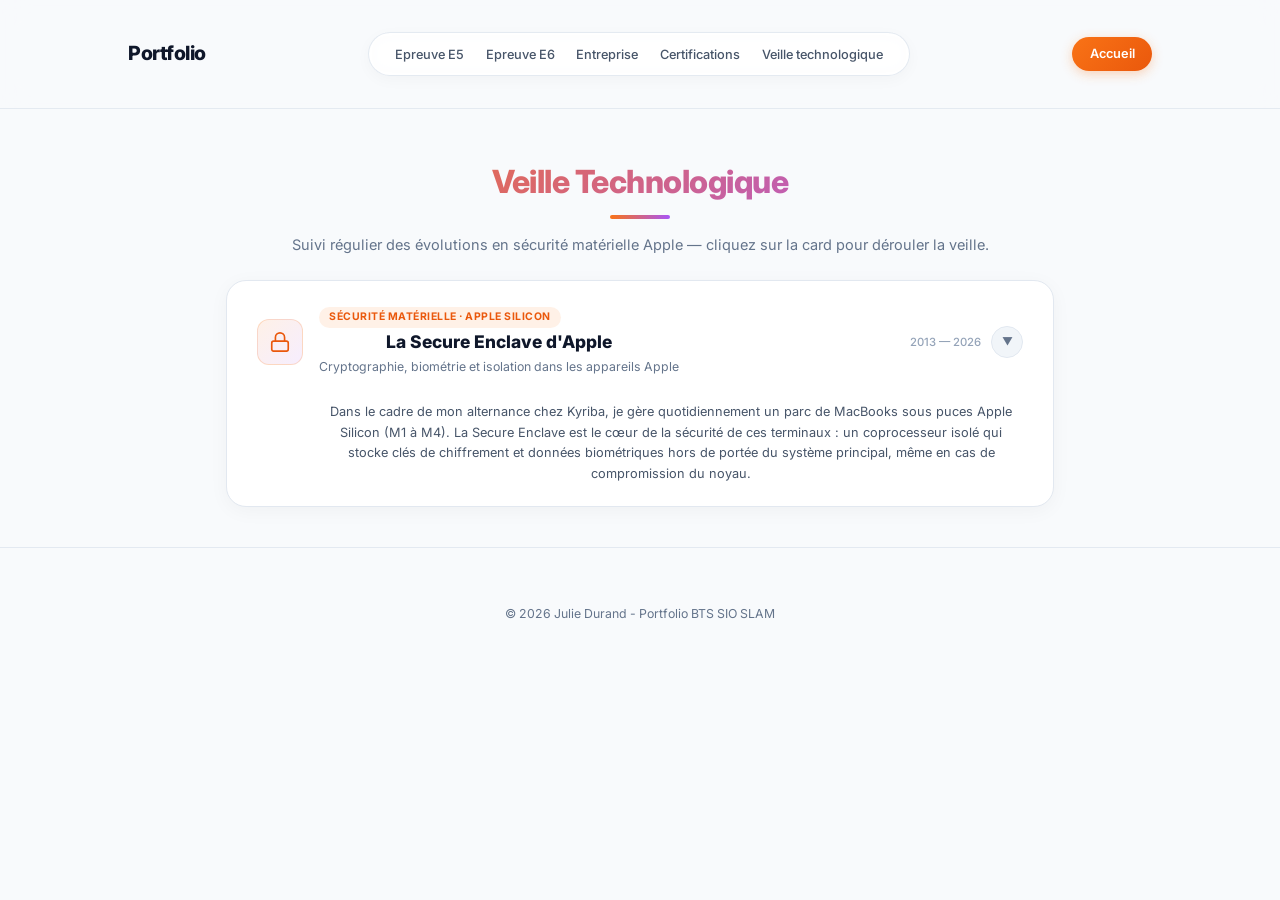
<file: veille-technologique.html>
<!DOCTYPE html>
<html lang="fr">

<head>
  <meta charset="UTF-8">
  <meta name="viewport" content="width=device-width, initial-scale=1.0">
  <title>Veille Technologique - Portfolio Julie Durand</title>
  <link rel="stylesheet" href="css/style.css?v=light-2026">
  <style>
    html,
    body {
      background-color: #f8fafc !important;
      background: #f8fafc !important;
      color: #0f172a !important;
    }

    .veille-container {
      max-width: 860px;
      margin: 0 auto;
      padding: 0 16px;
    }

    /* ===== CARD PRINCIPALE ===== */
    .veille-topic-card {
      background: #ffffff;
      border: 1px solid #e2e8f0;
      border-radius: 20px;
      box-shadow: 0 4px 20px rgba(0, 0, 0, 0.04);
      overflow: hidden;
      transition: box-shadow 0.3s ease, border-color 0.3s ease;
    }

    .veille-topic-card:hover {
      border-color: rgba(249, 115, 22, 0.35);
      box-shadow: 0 8px 30px rgba(249, 115, 22, 0.07);
    }

    /* EN-TETE CLIQUABLE */
    .veille-card-header {
      display: flex;
      align-items: center;
      justify-content: space-between;
      padding: 26px 30px;
      cursor: pointer;
      user-select: none;
      gap: 16px;
    }

    .veille-card-left {
      display: flex;
      align-items: center;
      gap: 16px;
      flex: 1;
    }

    .veille-card-icon {
      width: 46px;
      height: 46px;
      border-radius: 12px;
      background: linear-gradient(135deg, rgba(249, 115, 22, 0.1), rgba(168, 85, 247, 0.1));
      border: 1px solid rgba(249, 115, 22, 0.2);
      display: flex;
      align-items: center;
      justify-content: center;
      flex-shrink: 0;
    }

    .veille-card-icon svg {
      width: 22px;
      height: 22px;
      stroke: #ea580c;
      fill: none;
      stroke-width: 1.8;
    }

    .veille-card-meta {
      display: flex;
      flex-direction: column;
      gap: 3px;
    }

    .veille-card-tag {
      display: inline-block;
      background: rgba(249, 115, 22, 0.1);
      color: #ea580c;
      padding: 2px 10px;
      border-radius: 20px;
      font-size: 0.72rem;
      font-weight: 700;
      letter-spacing: 0.5px;
      text-transform: uppercase;
      width: fit-content;
    }

    .veille-card-title {
      margin: 0;
      font-size: 1.2rem;
      font-weight: 800;
      color: #0f172a;
      line-height: 1.3;
    }

    .veille-card-subtitle {
      font-size: 0.85rem;
      color: #64748b;
      margin: 0;
    }

    /* RESUME VISIBLE (toujours affiche) */
    .veille-card-preview {
      font-size: 0.88rem;
      color: #475569;
      line-height: 1.6;
      padding: 0 30px 22px 92px;
      margin: 0;
      cursor: pointer;
    }

    .veille-card-right {
      display: flex;
      align-items: center;
      gap: 10px;
      flex-shrink: 0;
    }

    .veille-period-badge {
      font-size: 0.78rem;
      color: #94a3b8;
      font-weight: 500;
      white-space: nowrap;
    }

    .veille-toggle-btn {
      width: 32px;
      height: 32px;
      border-radius: 50%;
      background: #f1f5f9;
      border: 1px solid #e2e8f0;
      display: flex;
      align-items: center;
      justify-content: center;
      color: #64748b;
      transition: all 0.3s ease;
      flex-shrink: 0;
      font-size: 0.75rem;
    }

    .veille-topic-card.open .veille-toggle-btn {
      background: linear-gradient(135deg, #f97316, #a855f7);
      border-color: transparent;
      color: #fff;
      transform: rotate(180deg);
    }

    /* SEPARATEUR */
    .veille-card-divider {
      height: 1px;
      background: linear-gradient(90deg, transparent, #e2e8f0 15%, #e2e8f0 85%, transparent);
      margin: 0 30px;
      display: none;
    }

    .veille-topic-card.open .veille-card-divider {
      display: block;
    }

    /* CONTENU EXPANSIBLE */
    .veille-card-body {
      max-height: 0;
      overflow: hidden;
      transition: max-height 0.5s cubic-bezier(0.4, 0, 0.2, 1);
    }

    .veille-topic-card.open .veille-card-body {
      max-height: 3000px;
    }

    .veille-card-inner {
      padding: 26px 30px 30px;
      display: flex;
      flex-direction: column;
      gap: 22px;
    }

    /* CONTEXTE */
    .veille-context {
      color: #334155;
      font-size: 0.93rem;
      line-height: 1.75;
      margin: 0;
      padding: 16px 18px;
      background: #f8fafc;
      border-radius: 12px;
      border-left: 3px solid #f97316;
    }

    /* SECTION LABEL */
    .veille-section-label {
      font-size: 0.72rem;
      font-weight: 700;
      text-transform: uppercase;
      letter-spacing: 0.7px;
      color: #f97316;
      margin-bottom: 14px;
    }

    /* TIMELINE */
    .veille-timeline {
      display: flex;
      flex-direction: column;
    }

    .timeline-item {
      display: flex;
      gap: 14px;
      position: relative;
      padding-bottom: 20px;
    }

    .timeline-item:last-child {
      padding-bottom: 0;
    }

    .timeline-item:not(:last-child)::before {
      content: '';
      position: absolute;
      left: 75px;
      top: 28px;
      bottom: 0;
      width: 1px;
      background: #e2e8f0;
    }

    .timeline-date {
      flex-shrink: 0;
      width: 68px;
      text-align: right;
    }

    .timeline-date .t-year {
      font-size: 0.88rem;
      font-weight: 800;
      color: #0f172a;
      display: block;
      line-height: 1.1;
    }

    .timeline-date .t-month {
      font-size: 0.7rem;
      font-weight: 600;
      color: #f97316;
      text-transform: uppercase;
    }

    .timeline-dot {
      width: 9px;
      height: 9px;
      border-radius: 50%;
      background: #f97316;
      border: 2px solid #fff;
      box-shadow: 0 0 0 2px rgba(249, 115, 22, 0.4);
      flex-shrink: 0;
      margin-top: 5px;
    }

    .timeline-content {
      flex: 1;
    }

    .timeline-content h5 {
      margin: 0 0 5px 0;
      font-size: 0.9rem;
      font-weight: 700;
      color: #1e293b;
      line-height: 1.3;
    }

    .timeline-content p {
      margin: 0;
      font-size: 0.85rem;
      color: #475569;
      line-height: 1.6;
    }

    /* ANALYSE */
    .veille-analysis {
      display: grid;
      grid-template-columns: 1fr 1fr;
      gap: 12px;
    }

    .analysis-item {
      background: #f8fafc;
      border: 1px solid #e2e8f0;
      border-radius: 12px;
      padding: 14px 16px;
    }

    .analysis-item h6 {
      margin: 0 0 6px 0;
      font-size: 0.82rem;
      font-weight: 700;
      color: #0f172a;
    }

    .analysis-item p {
      margin: 0;
      font-size: 0.82rem;
      color: #475569;
      line-height: 1.55;
    }

    /* SOURCES */
    .veille-sources-block {
      border-top: 1px solid #f1f5f9;
      padding-top: 18px;
    }

    .veille-sources-grid {
      display: flex;
      flex-wrap: wrap;
      gap: 8px;
    }

    .source-pill {
      display: inline-flex;
      align-items: center;
      gap: 5px;
      background: #faf5ff;
      border: 1px solid rgba(147, 51, 234, 0.18);
      color: #7c3aed;
      padding: 5px 12px;
      border-radius: 20px;
      font-size: 0.79rem;
      font-weight: 600;
      text-decoration: none;
      transition: all 0.2s ease;
    }

    .source-pill:hover {
      background: #f97316;
      border-color: #f97316;
      color: #fff;
    }

    .source-pill .pill-arrow {
      font-size: 0.65rem;
      opacity: 0.6;
    }

    /* METHODO */
    .veille-methodo {
      background: #f8fafc;
      border: 1px solid #e2e8f0;
      border-radius: 12px;
      padding: 16px 18px;
    }

    .methodo-grid {
      display: grid;
      grid-template-columns: repeat(auto-fit, minmax(180px, 1fr));
      gap: 10px;
      margin-top: 10px;
    }

    .methodo-item {
      display: flex;
      flex-direction: column;
      gap: 3px;
    }

    .methodo-num {
      font-size: 0.68rem;
      font-weight: 800;
      color: #f97316;
      text-transform: uppercase;
      letter-spacing: 0.5px;
    }

    .methodo-label {
      font-size: 0.82rem;
      font-weight: 700;
      color: #1e293b;
    }

    .methodo-desc {
      font-size: 0.78rem;
      color: #64748b;
      line-height: 1.5;
    }

    @media (max-width: 640px) {
      .veille-card-header {
        padding: 18px 20px;
      }

      .veille-card-preview {
        padding: 0 20px 18px 20px;
      }

      .veille-card-inner {
        padding: 20px;
      }

      .veille-card-divider {
        margin: 0 20px;
      }

      .veille-analysis {
        grid-template-columns: 1fr;
      }

      .veille-card-title {
        font-size: 1rem;
      }
    }
  </style>
</head>

<body>

  <header>
    <nav>
      <div class="logo"><a href="index.html" style="color: inherit; text-decoration: none;">Portfolio</a></div>
      <ul class="menu">
        <li><a href="epreuve-e5.html">Epreuve E5</a></li>
        <li><a href="epreuve-e6.html">Epreuve E6</a></li>
        <li><a href="entreprise.html">Entreprise</a></li>
        <li><a href="certifications.html">Certifications</a></li>
        <li><a href="veille-technologique.html">Veille technologique</a></li>
      </ul>
      <a href="index.html" class="btn-nav-accueil">Accueil</a>
    </nav>
  </header>

  <main>
    <section class="skills-section">
      <div class="veille-container">
        <h2 class="section-title">Veille Technologique</h2>
        <div class="underline-gradient"></div>
        <p class="section-subtitle">Suivi régulier des évolutions en sécurité matérielle Apple — cliquez sur la card
          pour dérouler la veille.</p>

        <!-- CARD VEILLE -->
        <div class="veille-topic-card" id="veilleCard">

          <!-- EN-TETE -->
          <div class="veille-card-header" onclick="toggleVeille()">
            <div class="veille-card-left">
              <div class="veille-card-icon">
                <svg viewBox="0 0 24 24" xmlns="http://www.w3.org/2000/svg">
                  <rect x="3" y="11" width="18" height="11" rx="2" ry="2"></rect>
                  <path d="M7 11V7a5 5 0 0 1 10 0v4"></path>
                </svg>
              </div>
              <div class="veille-card-meta">
                <span class="veille-card-tag">Sécurité matérielle · Apple Silicon</span>
                <h3 class="veille-card-title">La Secure Enclave d'Apple</h3>
                <p class="veille-card-subtitle">Cryptographie, biométrie et isolation dans les appareils Apple</p>
              </div>
            </div>
            <div class="veille-card-right">
              <span class="veille-period-badge">2013 — 2026</span>
              <div class="veille-toggle-btn" aria-label="Afficher / masquer la veille">&#9660;</div>
            </div>
          </div>

          <!-- RESUME VISIBLE AVANT EXPANSION -->
          <p class="veille-card-preview" onclick="toggleVeille()">
            Dans le cadre de mon alternance chez Kyriba, je gère quotidiennement un parc de MacBooks sous puces Apple
            Silicon (M1 à M4).
            La Secure Enclave est le cœur de la sécurité de ces terminaux : un coprocesseur isolé qui stocke clés de
            chiffrement et données biométriques
            hors de portée du système principal, même en cas de compromission du noyau.
          </p>

          <!-- SEPARATEUR -->
          <div class="veille-card-divider"></div>

          <!-- CONTENU EXPANSIBLE -->
          <div class="veille-card-body">
            <div class="veille-card-inner">

              <!-- CONTEXTE -->
              <p class="veille-context">
                La <strong>Secure Enclave</strong> est un sous-système matériel présent sur toutes les puces Apple
                (A-series et M-series) depuis 2013.
                Doté de son propre micro-OS (<strong>sepOS</strong>, dérivé du micronoyau L4), elle gère de façon
                autonome le chiffrement du stockage (FileVault),
                les gabarits biométriques Touch ID et Face ID, ainsi que les clés cryptographiques des applications.
                Aucune donnée sensible ne transite par le processeur principal ni par la mémoire vive centrale — même un
                accès root au noyau macOS
                ne suffit pas à compromettre l'enclave. Cette architecture est directement pertinente dans mon contexte
                professionnel,
                où la sécurité des postes MacBook du parc Kyriba repose en grande partie sur cette technologie.
              </p>

              <!-- CHRONOLOGIE -->
              <div>
                <div class="veille-section-label">Chronologie des événements clés</div>
                <div class="veille-timeline">

                  <div class="timeline-item">
                    <div class="timeline-date">
                      <span class="t-year">2013</span>
                      <span class="t-month">Sept.</span>
                    </div>
                    <div class="timeline-dot"></div>
                    <div class="timeline-content">
                      <h5>Première Secure Enclave — puce A7 (iPhone 5s)</h5>
                      <p>Lancement de Touch ID avec un coprocesseur dédié. Les gabarits d'empreinte sont calculés et
                        conservés uniquement dans l'enclave, sans jamais être transmis à iOS ni au cloud Apple.</p>
                    </div>
                  </div>

                  <div class="timeline-item">
                    <div class="timeline-date">
                      <span class="t-year">2020</span>
                      <span class="t-month">Juil.</span>
                    </div>
                    <div class="timeline-dot"></div>
                    <div class="timeline-content">
                      <h5>Faille matérielle non-corrigible — Team Pangu (MOSEC 2020)</h5>
                      <p>Un exploit présenté à Shanghai cible les puces A7 à A11. La faille exige un accès physique
                        direct à l'appareil et ne permet pas de lire les données chiffrées, seulement de contourner
                        certaines protections. Les puces A12+ et toutes les puces M sont immunisées. C'est un argument
                        solide pour justifier le renouvellement des terminaux anciens en entreprise.</p>
                    </div>
                  </div>

                  <div class="timeline-item">
                    <div class="timeline-date">
                      <span class="t-year">2022</span>
                      <span class="t-month">Sept.</span>
                    </div>
                    <div class="timeline-dot"></div>
                    <div class="timeline-content">
                      <h5>Passkeys — authentification sans mot de passe (iOS 16 / macOS Ventura)</h5>
                      <p>Les clés FIDO2 (Passkeys) sont générées dans l'enclave et liées au domaine web pour lequel
                        elles ont été créées. Même en cas de vol de la base de données d'un site, ces clés sont
                        inutilisables ailleurs. Cela élimine pratiquement le risque de phishing sur les mots de passe —
                        un sujet direct pour les projets d'authentification forte en BTS SIO.</p>
                    </div>
                  </div>

                  <div class="timeline-item">
                    <div class="timeline-date">
                      <span class="t-year">2024</span>
                      <span class="t-month">Juin</span>
                    </div>
                    <div class="timeline-dot"></div>
                    <div class="timeline-content">
                      <h5>Private Cloud Compute (PCC) — l'enclave côté serveur</h5>
                      <p>Les serveurs d'Apple Intelligence embarquent une Secure Enclave : les clés de session sont
                        éphémères et effacées cryptographiquement à chaque redémarrage. Même Apple ne peut pas accéder
                        aux requêtes traitées. C'est une extension du principe d'isolation au "confidential computing"
                        dans le cloud.</p>
                    </div>
                  </div>

                  <div class="timeline-item">
                    <div class="timeline-date">
                      <span class="t-year">2025</span>
                      <span class="t-month">Sept.</span>
                    </div>
                    <div class="timeline-dot"></div>
                    <div class="timeline-content">
                      <h5>Memory Integrity Enforcement — puces A19 (iPhone 17 / Air)</h5>
                      <p>Apple combine les défenses mémoire d'iOS avec ARM Memory Tagging Extension (MTE) pour une
                        protection active et permanente contre les attaques par corruption mémoire. Cette fonction est
                        réservée aux nouveaux terminaux et illustre l'extension de la sécurité matérielle au-delà de la
                        seule enclave.</p>
                    </div>
                  </div>

                  <div class="timeline-item">
                    <div class="timeline-date">
                      <span class="t-year">2026</span>
                      <span class="t-month">Mars</span>
                    </div>
                    <div class="timeline-dot"></div>
                    <div class="timeline-content">
                      <h5>MacBook Neo — voyant caméra protégé par une exclave</h5>
                      <p>Sans LED physique, le MacBook Neo affiche un indicateur vert géré par une exclave isolée du
                        noyau. Même avec un accès root, aucun logiciel ne peut activer la caméra sans déclencher cet
                        indicateur. Le principe d'isolement s'étend désormais aux périphériques sensibles, pas seulement
                        à la cryptographie.</p>
                    </div>
                  </div>

                  <div class="timeline-item">
                    <div class="timeline-date">
                      <span class="t-year">2026</span>
                      <span class="t-month">Sept.</span>
                    </div>
                    <div class="timeline-dot"></div>
                    <div class="timeline-content">
                      <h5>iPhone 18 Pro &amp; iPhone Duo — secure exclave pour Face ID et nouvelles formes</h5>
                      <p>L'iPhone 18 Pro introduit une exclave matérielle dédiée au traitement biométrique de Face ID,
                        séparée de l'enclave principale. L'iPhone Duo (double écran pliable), attendu en 2026, étend ces
                        mécanismes de sécurité à un facteur de forme inédit avec deux zones d'affichage indépendantes —
                        la gestion des accès et du déchiffrement doit s'adapter à cette nouvelle architecture.</p>
                    </div>
                  </div>

                </div>
              </div>

              <!-- ANALYSE -->
              <div>
                <div class="veille-section-label">Points clés pour le BTS SIO &amp; l'entreprise</div>
                <div class="veille-analysis">
                  <div class="analysis-item">
                    <h6>Gestion du parc Mac</h6>
                    <p>Les clés FileVault sont gérées par l'enclave. En cas d'oubli de mot de passe, la clé de secours
                      institutionnelle est récupérable via MDM (Jamf / Intune) sans jamais exposer la clé de
                      chiffrement.</p>
                  </div>
                  <div class="analysis-item">
                    <h6>Authentification forte (SLAM)</h6>
                    <p>CryptoKit et l'API SecureEnclave.P256 permettent de signer des requêtes API avec une clé privée
                      qui ne quitte jamais la puce — pertinent pour tout projet de développement sécurisé.</p>
                  </div>
                  <div class="analysis-item">
                    <h6>Renouvellement du parc</h6>
                    <p>Les terminaux anciens (A7-A11) sont vulnérables à des exploits physiques. L'enclave justifie
                      techniquement le retrait des postes obsolètes auprès de la DSI.</p>
                  </div>
                  <div class="analysis-item">
                    <h6>Conformité RGPD</h6>
                    <p>Les données biométriques (Face ID, Touch ID) ne quittent jamais le terminal et ne sont jamais
                      transmises à Apple. Ce point est essentiel pour rassurer les utilisateurs et les DPO.</p>
                  </div>
                </div>
              </div>

              <!-- METHODOLOGIE -->
              <div class="veille-methodo">
                <div class="veille-section-label">Méthode de veille</div>
                <div class="methodo-grid">
                  <div class="methodo-item">
                    <span class="methodo-num">Collecte mensuelle</span>
                    <span class="methodo-label">Documentation officielle Apple</span>
                    <span class="methodo-desc">Consultation mensuelle des guides techniques et de sécurité Apple (Platform Security Guide, CryptoKit / Developer Documentation).</span>
                  </div>
                  <div class="methodo-item">
                    <span class="methodo-num">Collecte quotidienne</span>
                    <span class="methodo-label">Réseaux sociaux &amp; Tech</span>
                    <span class="methodo-desc">Suivi quotidien de comptes et vidéos spécialisés sur Instagram (ex: @estherium, @tffintech) pour capter les tendances et actualités hardware/tech.</span>
                  </div>
                  <div class="methodo-item">
                    <span class="methodo-num">Exploitation</span>
                    <span class="methodo-label">Application métier</span>
                    <span class="methodo-desc">Mise en pratique sur le parc Mac chez Kyriba et application aux projets informatiques en BTS SIO.</span>
                  </div>
                </div>
              </div>

              <!-- SOURCES -->
              <div class="veille-sources-block">
                <div class="veille-section-label">Sources documentaires &amp; Références</div>
                <div class="veille-sources-grid">
                  <a href="https://support.apple.com/en-euro/guide/security/sec59b0b31ff/web" target="_blank"
                    rel="noopener" class="source-pill" style="background: rgba(249, 115, 22, 0.1); border-color: rgba(249, 115, 22, 0.35); color: #ea580c; font-weight: 700; padding: 7px 16px;">
                    Apple Platform Security Guide (Secure Enclave) <span class="pill-arrow">&#8599;</span>
                  </a>
                  <a href="https://developer.apple.com/documentation/cryptokit/secureenclave" target="_blank"
                    rel="noopener" class="source-pill" style="background: rgba(168, 85, 247, 0.1); border-color: rgba(168, 85, 247, 0.35); color: #9333ea; font-weight: 700; padding: 7px 16px;">
                    Apple Developer — CryptoKit SecureEnclave <span class="pill-arrow">&#8599;</span>
                  </a>
                  <a href="https://www.instagram.com/" target="_blank" rel="noopener" class="source-pill">
                    Instagram Tech (quotidien : @estherium, @tffintech) <span class="pill-arrow">&#8599;</span>
                  </a>
                </div>
              </div>

            </div>
          </div>

        </div>

      </div>
    </section>
  </main>

  <footer>
    <p>&copy; 2026 Julie Durand - Portfolio BTS SIO SLAM</p>
  </footer>

  <script>
    function toggleVeille() {
      const card = document.getElementById('veilleCard');
      card.classList.toggle('open');
    }
  </script>

</body>

</html>
</file>
<file: css/style.css>
/* ==========================================================================
   1. VARIABLES & RESET (Thème Clair Épuré & Moderne)
   ========================================================================== 
*/

@import url('https://fonts.googleapis.com/css2?family=Inter:wght@300;400;500;600;700;800&display=swap');

:root {
    --bg-main: #f8fafc;        /* Fond clair Slate 50 */
    --bg-card: #ffffff;        /* Cartes blanches épurées */
    --text-main: #0f172a;      /* Texte sombre très lisible */
    --text-muted: #64748b;     /* Texte secondaire gris doux */
    --text-sub: #475569;       /* Texte de paragraphe */
    --color-orange: #f97316;   /* Orange signature */
    --color-purple: #a855f7;   /* Violet signature */
    --border-light: rgba(226, 232, 240, 0.9);
}

* {
    box-sizing: border-box;
}

html, body {
    background-color: #f8fafc !important;
    background: #f8fafc !important;
    font-family: 'Aptos', 'Inter', -apple-system, BlinkMacSystemFont, sans-serif;
    color: #0f172a !important;
    margin: 0;
    padding: 0;
    line-height: 1.6;
    overflow-x: hidden;
    font-size: 14.5px;
}

/* ==========================================================================
   2. NAVIGATION (Menu Capsule Moderne & Épuré)
   ========================================================================== 
*/

header {
    padding: 1.2rem 10%;
    background: rgba(248, 250, 252, 0.85);
    backdrop-filter: blur(14px);
    position: sticky;
    top: 0;
    z-index: 100;
    border-bottom: 1px solid var(--border-light);
}

nav {
    display: flex;
    justify-content: space-between;
    align-items: center;
}

.logo {
    font-weight: 800;
    font-size: 1.35rem;
    letter-spacing: -0.5px;
    color: var(--text-main);
}

.logo a {
    color: inherit;
    text-decoration: none;
}

.menu {
    display: flex;
    list-style: none;
    gap: 1.5rem;
    background: rgba(255, 255, 255, 0.95);
    padding: 0.65rem 1.8rem;
    border-radius: 50px;
    border: 1px solid var(--border-light);
    box-shadow: 0 4px 15px rgba(0, 0, 0, 0.03);
    backdrop-filter: blur(10px);
}

.menu a {
    text-decoration: none;
    color: #475569;
    font-size: 0.88rem;
    font-weight: 500;
    transition: color 0.25s ease;
}

.menu a:hover {
    color: var(--color-orange);
}

.btn-nav-accueil {
    display: inline-flex;
    align-items: center;
    padding: 0.5rem 1.2rem;
    background: linear-gradient(135deg, #f97316, #ea580c);
    color: #fff !important;
    font-size: 0.88rem;
    font-weight: 600;
    border-radius: 50px;
    text-decoration: none;
    transition: all 0.3s ease;
    box-shadow: 0 3px 12px rgba(249, 115, 22, 0.3);
    white-space: nowrap;
}

.btn-nav-accueil:hover {
    transform: translateY(-1px);
    box-shadow: 0 6px 18px rgba(249, 115, 22, 0.45);
}


/* ==========================================================================
   3. HERO SECTION (Présentation Épurée)
   ========================================================================== 
*/

.hero {
    display: flex;
    flex-direction: column;
    align-items: center;
    justify-content: center;
    text-align: center;
    padding: 2.2rem 10% 1rem;
    background: transparent;
}

.hero-content {
    display: flex;
    flex-direction: column;
    align-items: center;
    background: rgba(255, 255, 255, 0.9);
    backdrop-filter: blur(16px);
    padding: 2.5rem 3.5rem;
    border-radius: 28px;
    border: 1px solid var(--border-light);
    box-shadow: 0 20px 45px -10px rgba(0, 0, 0, 0.06), 0 0 35px rgba(249, 115, 22, 0.06);
    max-width: 900px;
    width: 100%;
}

.hero h1 {
    font-size: 3.5rem;
    margin: 0 0 0.5rem 0;
    font-weight: 800;
    color: var(--text-main);
    letter-spacing: -1px;
}

.hero h1 span {
    background: linear-gradient(135deg, var(--color-orange), var(--color-purple));
    -webkit-background-clip: text;
    background-clip: text;
    -webkit-text-fill-color: transparent;
}

.hero-subtitle {
    font-size: 1.35rem;
    color: #1e293b;
    margin-bottom: 0.3rem;
    font-weight: 600;
}

.hero-desc {
    color: var(--text-muted);
    margin-bottom: 1.8rem;
    font-size: 1.05rem;
}

.hero-desc strong {
    color: var(--color-orange);
}

/* ==========================================================================
   4. BOUTONS STYLISÉS
   ========================================================================== 
*/

.cta-buttons {
    display: flex;
    gap: 1.2rem;
}

.btn-primary, .btn-secondary {
    padding: 0.8rem 1.8rem;
    border-radius: 50px;
    text-decoration: none;
    font-weight: 600;
    font-size: 0.92rem;
    transition: all 0.3s ease;
    display: inline-flex;
    align-items: center;
    justify-content: center;
}

.btn-primary {
    background: linear-gradient(135deg, var(--color-orange), #ea580c);
    color: #ffffff;
    box-shadow: 0 4px 15px rgba(249, 115, 22, 0.35);
}

.btn-primary:hover {
    transform: translateY(-2px);
    box-shadow: 0 8px 22px rgba(249, 115, 22, 0.45);
    color: #ffffff;
}

.btn-secondary {
    background: #ffffff;
    color: #1e293b;
    border: 1px solid #cbd5e1;
    box-shadow: 0 2px 8px rgba(0, 0, 0, 0.04);
}

.btn-secondary:hover {
    transform: translateY(-2px);
    border-color: var(--color-orange);
    color: var(--color-orange);
    box-shadow: 0 6px 16px rgba(0, 0, 0, 0.08);
}

/* ==========================================================================
   5. SECTION À PROPOS (Cartes Néon Dégradées sur Fond Clair)
   ========================================================================== 
*/

.about-section {
    padding: 10px 10% 20px;
    background-color: transparent;
}

.container-apropo {
    display: flex;
    justify-content: center;
    max-width: 900px;
    margin: 0 auto;
    padding: 5px 0;
    width: 100%;
}

.container-apropo .about-box {
    width: 100%;
}

/* Style commun pour toutes les cartes néon avec bordure dégradée */
.profile-card, .about-box, .info-box, .main-card {
    background: linear-gradient(#ffffff, #ffffff) padding-box,
                linear-gradient(135deg, rgba(249, 115, 22, 0.45), rgba(168, 85, 247, 0.45)) border-box;
    border: 1px solid transparent;
    border-radius: 20px;
    box-shadow: 0 10px 25px -5px rgba(0, 0, 0, 0.04), 0 8px 10px -6px rgba(0, 0, 0, 0.03);
    transition: transform 0.35s ease, box-shadow 0.35s ease, border-color 0.35s ease;
    padding: 24px;
    display: flex;
    flex-direction: column;
    gap: 15px;
    position: relative;
}

.profile-card:hover, .about-box:hover, .info-box:hover, .main-card:hover {
    transform: translateY(-5px);
    box-shadow: 0 20px 35px -5px rgba(249, 115, 22, 0.15), 0 10px 25px -5px rgba(168, 85, 247, 0.15);
    background: linear-gradient(#ffffff, #ffffff) padding-box,
                linear-gradient(135deg, var(--color-orange), var(--color-purple)) border-box;
}

/* Détails internes À Propos */
.profile-card {
    padding: 32px 22px;
    text-align: center;
    align-items: center;
    justify-content: center;
}

.profile-img, .profile-image-container, .profile-frame {
    width: 140px !important;
    height: 140px !important;
    border-radius: 50% !important;
    overflow: hidden !important;
    display: flex !important;
    justify-content: center;
    align-items: center;
    border: 3px solid rgba(249, 115, 22, 0.35);
    box-shadow: 0 6px 20px rgba(249, 115, 22, 0.25);
    margin: 0 auto 18px;
}

.profile-img img, .profile-image-container img, .profile-frame img, .profile-photo {
    width: 100% !important;
    height: 100% !important;
    object-fit: cover !important;
    display: block;
}

.profile-card h2 {
    color: var(--text-main);
    font-size: 1.45rem;
    margin: 0 0 4px;
    font-weight: 700;
}

.profile-card h3 {
    color: var(--text-muted);
    font-size: 0.95rem;
    font-weight: 500;
    margin: 0 0 12px;
}

.profile-role-tag {
    display: inline-block;
    background: rgba(249, 115, 22, 0.08);
    color: var(--color-orange);
    border: 1px solid rgba(249, 115, 22, 0.28);
    font-size: 0.82rem;
    font-weight: 600;
    padding: 4px 14px;
    border-radius: 20px;
    margin: 0 0 12px;
}

.btn-linkedin {
    display: inline-flex;
    align-items: center;
    justify-content: center;
    gap: 8px;
    padding: 7px 18px;
    background: #0a66c2;
    color: #ffffff !important;
    font-size: 0.82rem;
    font-weight: 600;
    border-radius: 50px;
    text-decoration: none;
    transition: all 0.25s ease;
    box-shadow: 0 3px 10px rgba(10, 102, 194, 0.2);
    margin-bottom: 8px;
}

.btn-linkedin:hover {
    background: #004182;
    transform: translateY(-2px);
    box-shadow: 0 6px 16px rgba(10, 102, 194, 0.35);
    color: #ffffff !important;
}

.contact-list {
    list-style: none;
    padding: 0;
    margin: 0 0 20px;
    color: var(--text-sub);
    font-size: 0.9rem;
}

.btn-cv {
    display: inline-flex;
    align-items: center;
    justify-content: center;
    gap: 8px;
    padding: 10px 24px;
    background: linear-gradient(135deg, var(--color-orange), #ea580c);
    color: #fff;
    font-weight: 600;
    font-size: 0.9rem;
    border-radius: 25px;
    text-decoration: none;
    transition: all 0.3s ease;
    box-shadow: 0 4px 14px rgba(249, 115, 22, 0.3);
}

.btn-cv:hover {
    transform: translateY(-2px);
    box-shadow: 0 8px 20px rgba(249, 115, 22, 0.42);
    color: #fff;
}

.column-right {
    display: flex;
    flex-direction: column;
    height: 100%;
}

.about-box, .info-box {
    text-align: left;
}

.about-box {
    height: 100%;
    justify-content: center;
    padding: 32px 34px;
}

.about-box h3, .info-box h3 {
    color: var(--text-main);
    font-size: 1.25rem;
    font-weight: 700;
    margin: 0 0 10px;
}

.about-box p {
    color: var(--text-sub);
    line-height: 1.65;
    margin: 0 0 12px;
}

.about-box p:last-child {
    margin-bottom: 0;
}

.info-subgrid {
    display: grid;
    grid-template-columns: 1fr 1fr;
    gap: 25px;
}

.info-box ul {
    margin: 0;
    padding-left: 20px;
    color: var(--text-sub);
    line-height: 1.8;
}

/* ==========================================================================
   6. SECTION COMPÉTENCES TECHNIQUES
   ========================================================================== 
*/

.skills-section {
    padding: 20px 8% 40px;
    text-align: center;
}

.section-title {
    font-size: 2.2rem;
    font-weight: 800;
    background: linear-gradient(135deg, var(--color-orange), var(--color-purple));
    -webkit-background-clip: text;
    background-clip: text;
    -webkit-text-fill-color: transparent;
    margin-bottom: 8px;
    letter-spacing: -0.5px;
}

.underline-gradient {
    width: 60px;
    height: 4px;
    background: linear-gradient(to right, var(--color-orange), var(--color-purple));
    margin: 0 auto 14px;
    border-radius: 2px;
}

.section-subtitle {
    color: var(--text-muted);
    font-size: 1rem;
    margin-bottom: 24px;
}

.card-header {
    display: flex;
    align-items: center;
    gap: 15px;
    margin-bottom: 20px;
}

.card-header h3 {
    margin: 0;
    color: var(--text-main);
    font-size: 1.35rem;
    font-weight: 700;
}

.skills-grid {
    display: grid;
    grid-template-columns: repeat(auto-fit, minmax(180px, 1fr));
    gap: 20px;
    width: 100%;
}

.skill-item {
    background: linear-gradient(#ffffff, #ffffff) padding-box,
                linear-gradient(135deg, rgba(249, 115, 22, 0.35), rgba(168, 85, 247, 0.35)) border-box;
    border: 1px solid transparent;
    border-radius: 16px;
    padding: 22px 16px;
    transition: all 0.3s ease;
    display: flex;
    flex-direction: column;
    align-items: center;
    justify-content: center;
    text-align: center;
    box-shadow: 0 4px 12px rgba(0, 0, 0, 0.03);
}

.skill-item h4 {
    color: var(--text-main);
    font-size: 1.05rem;
    margin: 10px 0 6px;
    font-weight: 700;
}

.skill-item p {
    font-size: 0.88rem;
    color: var(--text-sub);
    line-height: 1.5;
    margin: 0;
}

.skill-icon {
    width: 42px !important;
    height: 42px !important;
    max-width: 42px !important;
    max-height: 42px !important;
    object-fit: contain;
}

.skill-item:hover {
    transform: translateY(-5px);
    box-shadow: 0 14px 28px rgba(249, 115, 22, 0.12), 0 0 15px rgba(168, 85, 247, 0.12);
    background: linear-gradient(#ffffff, #ffffff) padding-box,
                linear-gradient(135deg, var(--color-orange), var(--color-purple)) border-box;
}

/* ==========================================================================
   7. FOOTER & RESPONSIVE
   ========================================================================== 
*/

footer {
    padding: 3rem;
    text-align: center;
    color: var(--text-muted);
    font-size: 0.85rem;
    border-top: 1px solid var(--border-light);
    background: var(--bg-main);
}

@media (max-width: 900px) {
    .container-apropo {
        grid-template-columns: 1fr;
    }
    .info-subgrid {
        grid-template-columns: 1fr;
    }
    .hero h1 {
        font-size: 2.5rem;
    }
    .hero-content {
        padding: 2rem;
    }
    header {
        padding: 1rem 5%;
    }
    .menu {
        gap: 0.8rem;
        padding: 0.5rem 1rem;
    }
}
</file>
